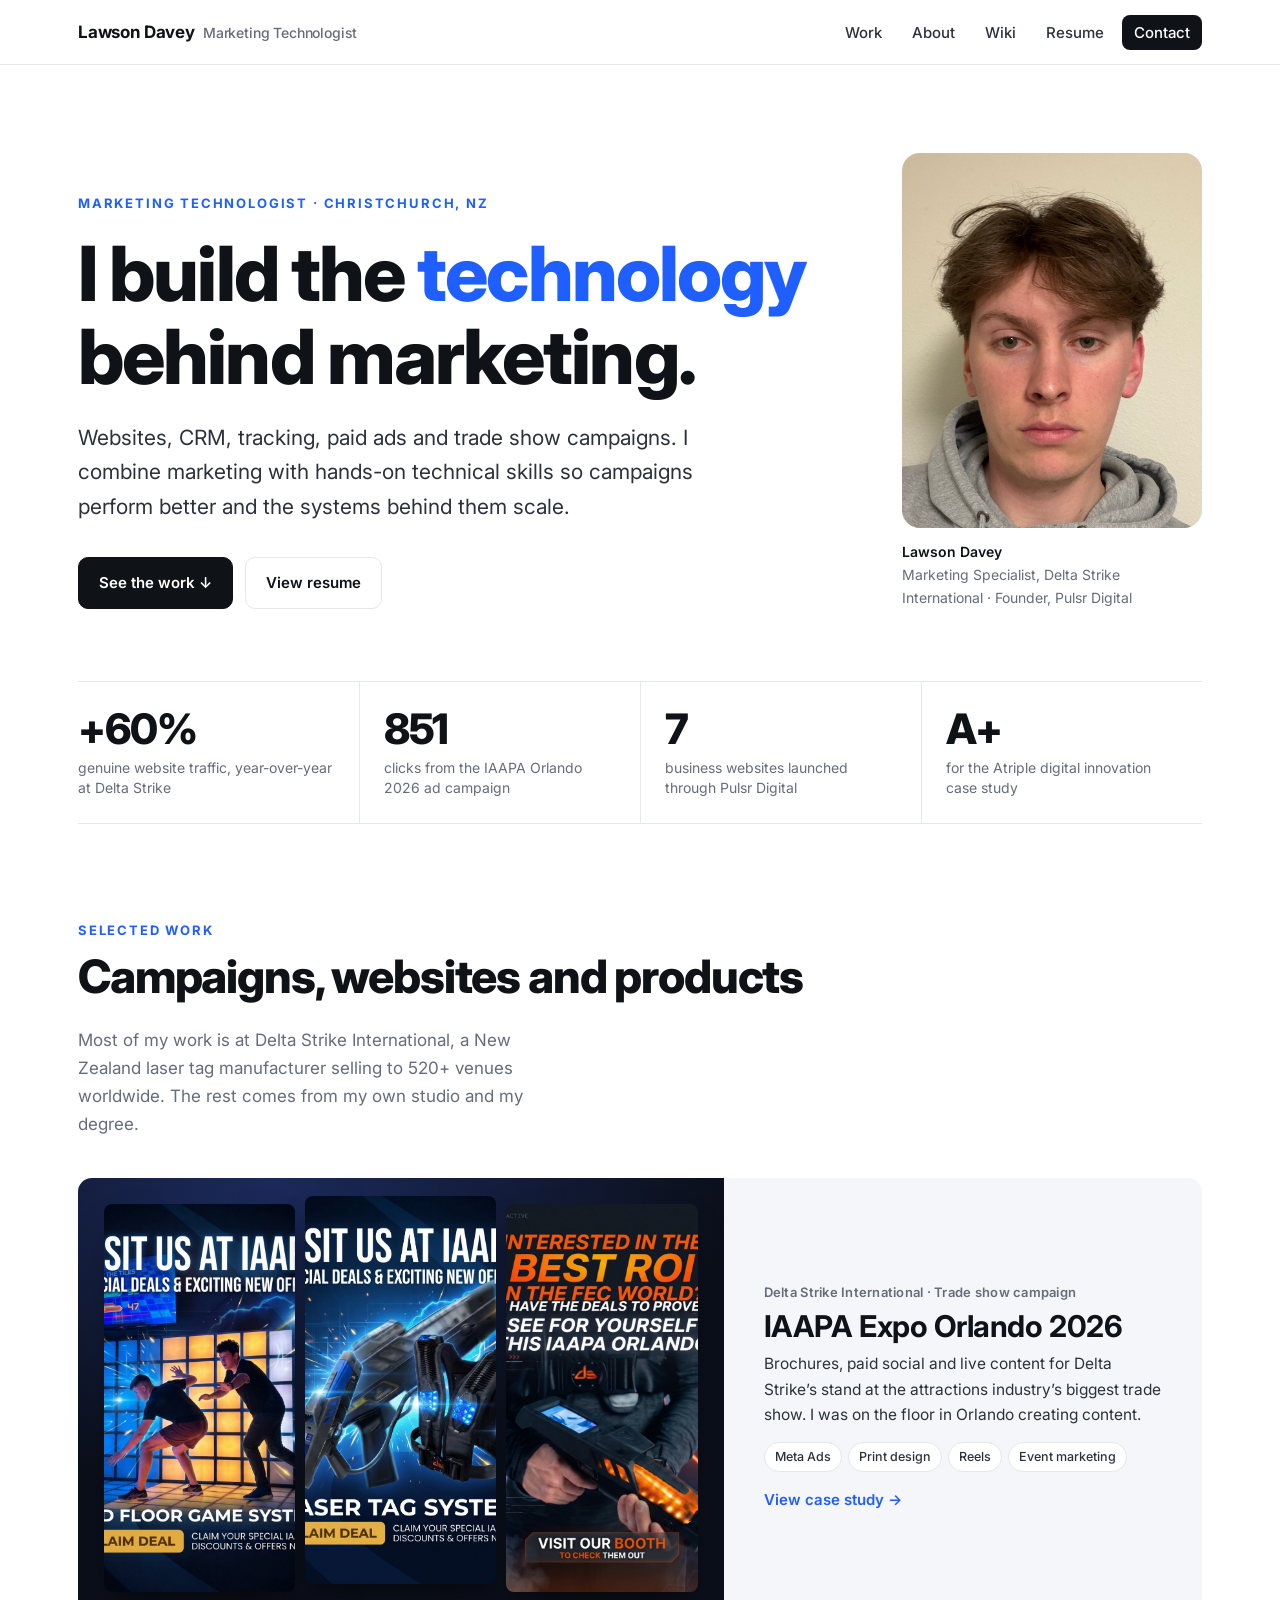
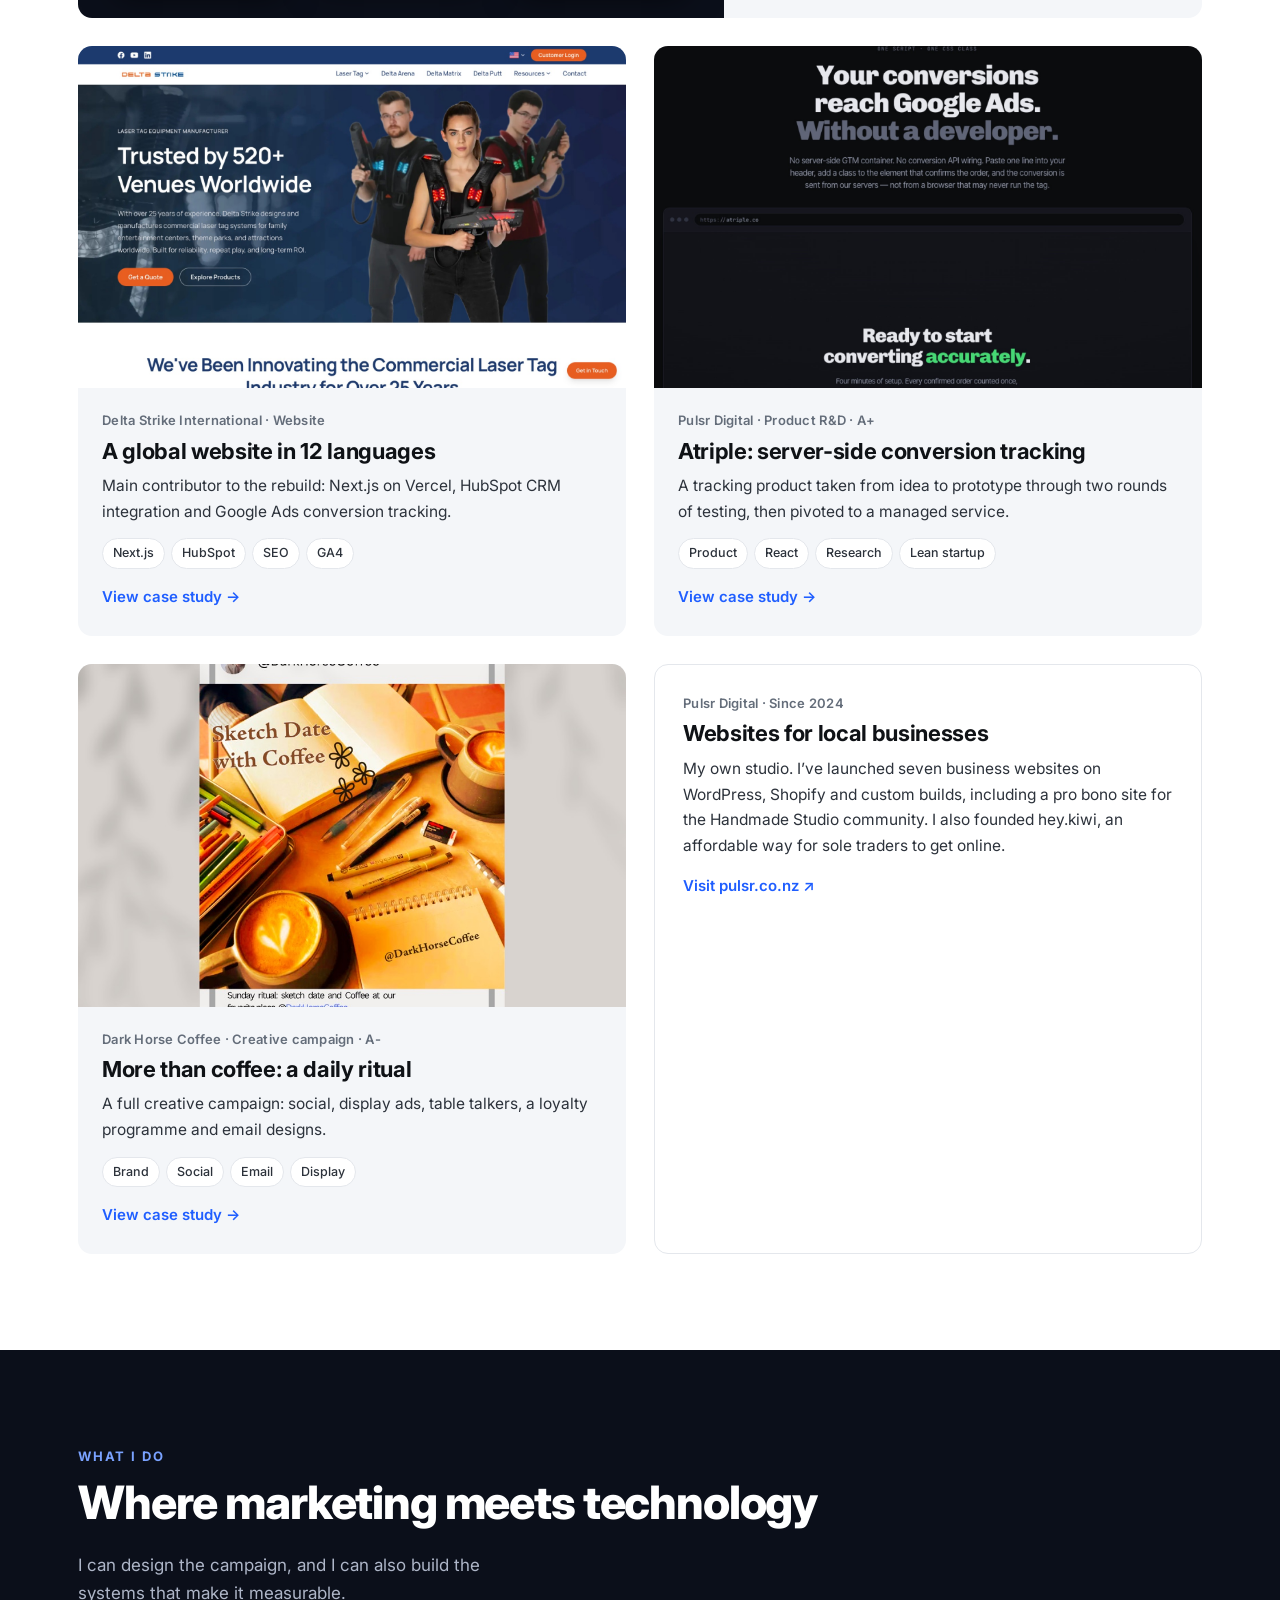
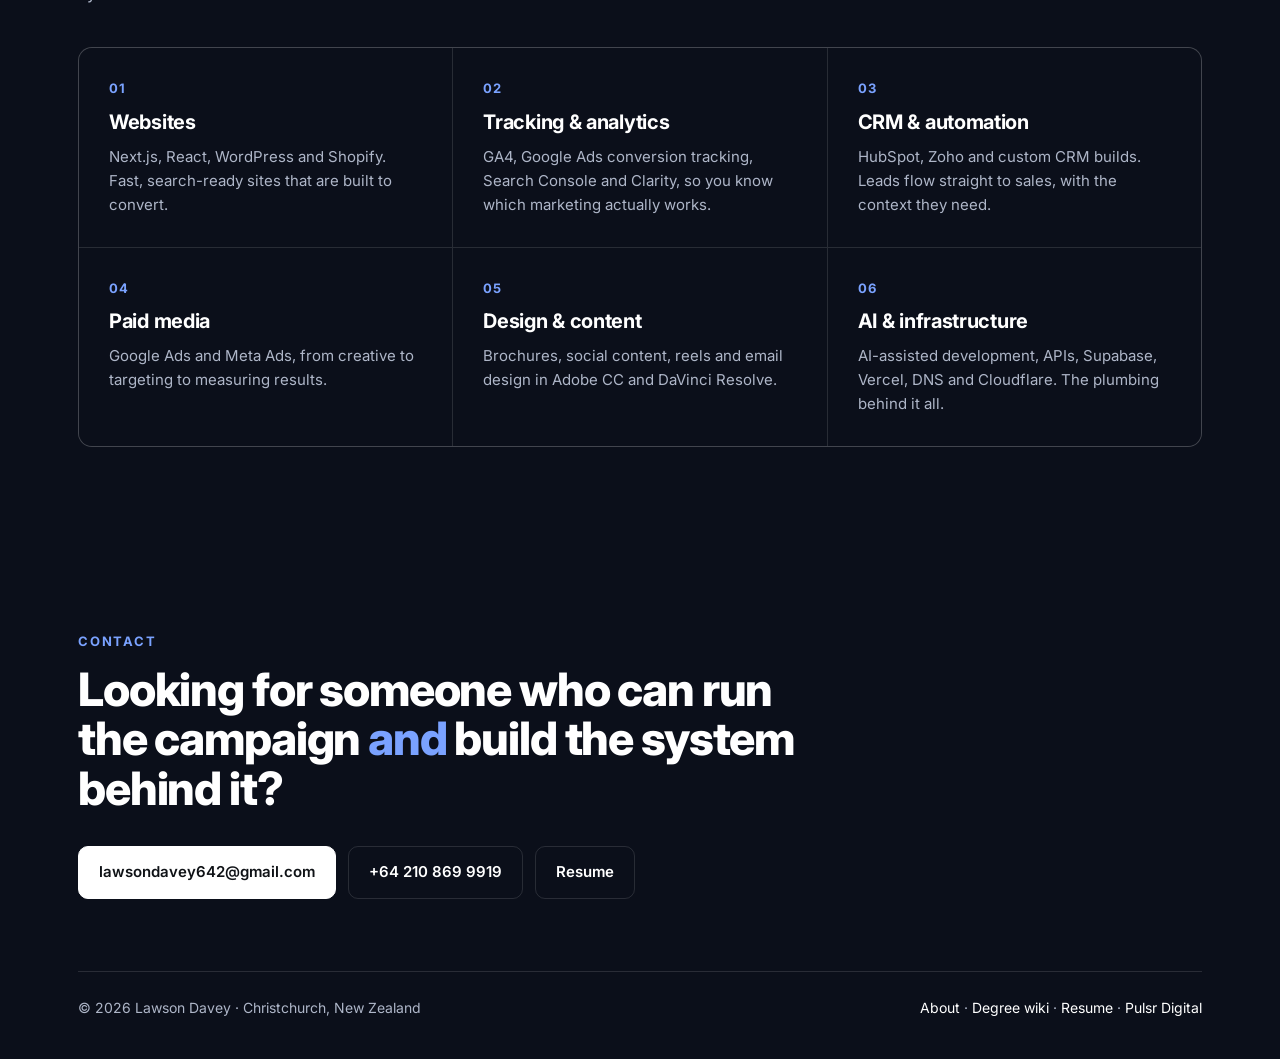
<file: index.html>
<!doctype html>
<html lang="en">
<head>
<meta charset="utf-8">
<meta name="viewport" content="width=device-width, initial-scale=1">
<title>Lawson Davey — Marketing Technologist</title>
<meta name="description" content="Portfolio of Lawson Davey, a Christchurch-based Marketing Technologist who builds the technology behind marketing.">
<link rel="preconnect" href="https://fonts.googleapis.com">
<link href="https://fonts.googleapis.com/css2?family=Inter:wght@400;500;600;700;800&display=swap" rel="stylesheet">
<link rel="stylesheet" href="assets/style.css">
<noscript><style>.reveal{opacity:1;transform:none}</style></noscript>
</head>
<body>

<nav class="nav">
  <div class="wrap">
    <a class="brand" href="index.html">Lawson Davey<span>Marketing Technologist</span></a>
    <ul>
      <li><a href="#work">Work</a></li>
      <li><a href="about.html">About</a></li><li class="hide-sm"><a href="wiki/index.html">Wiki</a></li>
      <li class="hide-sm"><a href="resume.html">Resume</a></li>
      <li><a class="cta" href="#contact">Contact</a></li>
    </ul>
  </div>
</nav>

<header class="hero">
  <div class="wrap">
    <div class="hero-grid">
      <div>
        <div class="eyebrow">Marketing Technologist · Christchurch, NZ</div>
        <h1 style="margin-top:18px">I build the <em>technology</em> behind marketing.</h1>
        <p class="lede">Websites, CRM, tracking, paid ads and trade show campaigns. I combine marketing with hands-on technical skills so campaigns perform better and the systems behind them scale.</p>
        <div class="btns">
          <a class="btn" href="#work">See the work ↓</a>
          <a class="btn ghost" href="resume.html">View resume</a>
        </div>
      </div>
      <div class="portrait-wrap">
        <div class="portrait"><img src="assets/img/headshot.jpg" alt="Lawson Davey"></div>
        <p class="portrait-cap"><b>Lawson Davey</b>Marketing Specialist, Delta Strike International · Founder, Pulsr Digital</p>
      </div>
    </div>

    <div class="stats">
      <div class="stat"><b>+60%</b><span>genuine website traffic, year-over-year at Delta Strike</span></div>
      <div class="stat"><b>851</b><span>clicks from the IAAPA Orlando 2026 ad campaign</span></div>
      <div class="stat"><b>7</b><span>business websites launched through Pulsr Digital</span></div>
      <div class="stat"><b>A+</b><span>for the Atriple digital innovation case study</span></div>
    </div>
  </div>
</header>

<section id="work" style="padding-top:24px">
  <div class="wrap">
    <div class="section-head">
      <div>
        <div class="eyebrow">Selected work</div>
        <h2 style="margin-top:10px">Campaigns, websites and products</h2>
      </div>
      <p>Most of my work is at Delta Strike International, a New Zealand laser tag manufacturer selling to 520+ venues worldwide. The rest comes from my own studio and my degree.</p>
    </div>

    <div class="work">
      <a class="card wide reveal" href="work/iaapa-orlando.html">
        <div class="thumb trio">
          <img src="assets/iaapa/01-visit-us-at-iaapa-led-floor.jpg" alt="Visit us at IAAPA LED floor ad">
          <img src="assets/iaapa/02-visit-us-at-iaapa-laser-tag.jpg" alt="Visit us at IAAPA laser tag ad">
          <img src="assets/iaapa/05-best-roi-in-the-fec-world-portrait.jpg" alt="Best ROI in the FEC world ad">
        </div>
        <div class="meta">
          <div class="client">Delta Strike International · Trade show campaign</div>
          <h3>IAAPA Expo Orlando 2026</h3>
          <p>Brochures, paid social and live content for Delta Strike’s stand at the attractions industry’s biggest trade show. I was on the floor in Orlando creating content.</p>
          <div class="tags"><span>Meta Ads</span><span>Print design</span><span>Reels</span><span>Event marketing</span></div>
          <span class="go">View case study →</span>
        </div>
      </a>

      <a class="card reveal" href="work/delta-strike-website.html">
        <div class="thumb"><img src="assets/web/desktop-home.jpg" alt="Delta Strike website home page"></div>
        <div class="meta">
          <div class="client">Delta Strike International · Website</div>
          <h3>A global website in 12 languages</h3>
          <p>Main contributor to the rebuild: Next.js on Vercel, HubSpot CRM integration and Google Ads conversion tracking.</p>
          <div class="tags"><span>Next.js</span><span>HubSpot</span><span>SEO</span><span>GA4</span></div>
          <span class="go">View case study →</span>
        </div>
      </a>

      <a class="card reveal" href="work/atriple.html">
        <div class="thumb"><img src="assets/atriple/landing-page.jpg" alt="Atriple landing page"></div>
        <div class="meta">
          <div class="client">Pulsr Digital · Product R&amp;D · A+</div>
          <h3>Atriple: server-side conversion tracking</h3>
          <p>A tracking product taken from idea to prototype through two rounds of testing, then pivoted to a managed service.</p>
          <div class="tags"><span>Product</span><span>React</span><span>Research</span><span>Lean startup</span></div>
          <span class="go">View case study →</span>
        </div>
      </a>

      <a class="card reveal" href="work/dark-horse.html">
        <div class="thumb"><img src="assets/darkhorse/ig-mockup-3.jpg" alt="Dark Horse Coffee Instagram mockup"></div>
        <div class="meta">
          <div class="client">Dark Horse Coffee · Creative campaign · A-</div>
          <h3>More than coffee: a daily ritual</h3>
          <p>A full creative campaign: social, display ads, table talkers, a loyalty programme and email designs.</p>
          <div class="tags"><span>Brand</span><span>Social</span><span>Email</span><span>Display</span></div>
          <span class="go">View case study →</span>
        </div>
      </a>

      <a class="card small reveal" href="https://pulsr.co.nz" target="_blank" rel="noopener">
        <div class="meta">
          <div class="client">Pulsr Digital · Since 2024</div>
          <h3>Websites for local businesses</h3>
          <p>My own studio. I’ve launched seven business websites on WordPress, Shopify and custom builds, including a pro bono site for the Handmade Studio community. I also founded hey.kiwi, an affordable way for sole traders to get online.</p>
          <span class="go">Visit pulsr.co.nz ↗</span>
        </div>
      </a>
    </div>
  </div>
</section>

<section class="dark">
  <div class="wrap">
    <div class="section-head">
      <div>
        <div class="eyebrow">What I do</div>
        <h2 style="margin-top:10px">Where marketing meets technology</h2>
      </div>
      <p style="color:#aeb6c8">I can design the campaign, and I can also build the systems that make it measurable.</p>
    </div>
    <div class="caps">
      <div class="cap reveal"><div class="n">01</div><h3>Websites</h3><p>Next.js, React, WordPress and Shopify. Fast, search-ready sites that are built to convert.</p></div>
      <div class="cap reveal"><div class="n">02</div><h3>Tracking &amp; analytics</h3><p>GA4, Google Ads conversion tracking, Search Console and Clarity, so you know which marketing actually works.</p></div>
      <div class="cap reveal"><div class="n">03</div><h3>CRM &amp; automation</h3><p>HubSpot, Zoho and custom CRM builds. Leads flow straight to sales, with the context they need.</p></div>
      <div class="cap reveal"><div class="n">04</div><h3>Paid media</h3><p>Google Ads and Meta Ads, from creative to targeting to measuring results.</p></div>
      <div class="cap reveal"><div class="n">05</div><h3>Design &amp; content</h3><p>Brochures, social content, reels and email design in Adobe CC and DaVinci Resolve.</p></div>
      <div class="cap reveal"><div class="n">06</div><h3>AI &amp; infrastructure</h3><p>AI-assisted development, APIs, Supabase, Vercel, DNS and Cloudflare. The plumbing behind it all.</p></div>
    </div>
  </div>
</section>

<footer class="site" id="contact">
  <div class="wrap">
    <div class="eyebrow" style="color:#7aa2ff">Contact</div>
    <h2 style="margin-top:12px">Looking for someone who can run the campaign <em style="font-style:normal;color:#7aa2ff">and</em> build the system behind it?</h2>
    <div class="btns">
      <a class="btn" href="mailto:lawsondavey642@gmail.com">lawsondavey642@gmail.com</a>
      <a class="btn ghost" href="tel:+642108699919">+64 210 869 9919</a>
      <a class="btn ghost" href="resume.html">Resume</a>
    </div>
    <div class="base">
      <span>© 2026 Lawson Davey · Christchurch, New Zealand</span>
      <span><a href="about.html">About</a> · <a href="wiki/index.html">Degree wiki</a> · <a href="resume.html">Resume</a> · <a href="https://pulsr.co.nz" target="_blank" rel="noopener">Pulsr Digital</a></span>
    </div>
  </div>
</footer>

<script src="assets/site.js"></script>
</body>
</html>
</file>
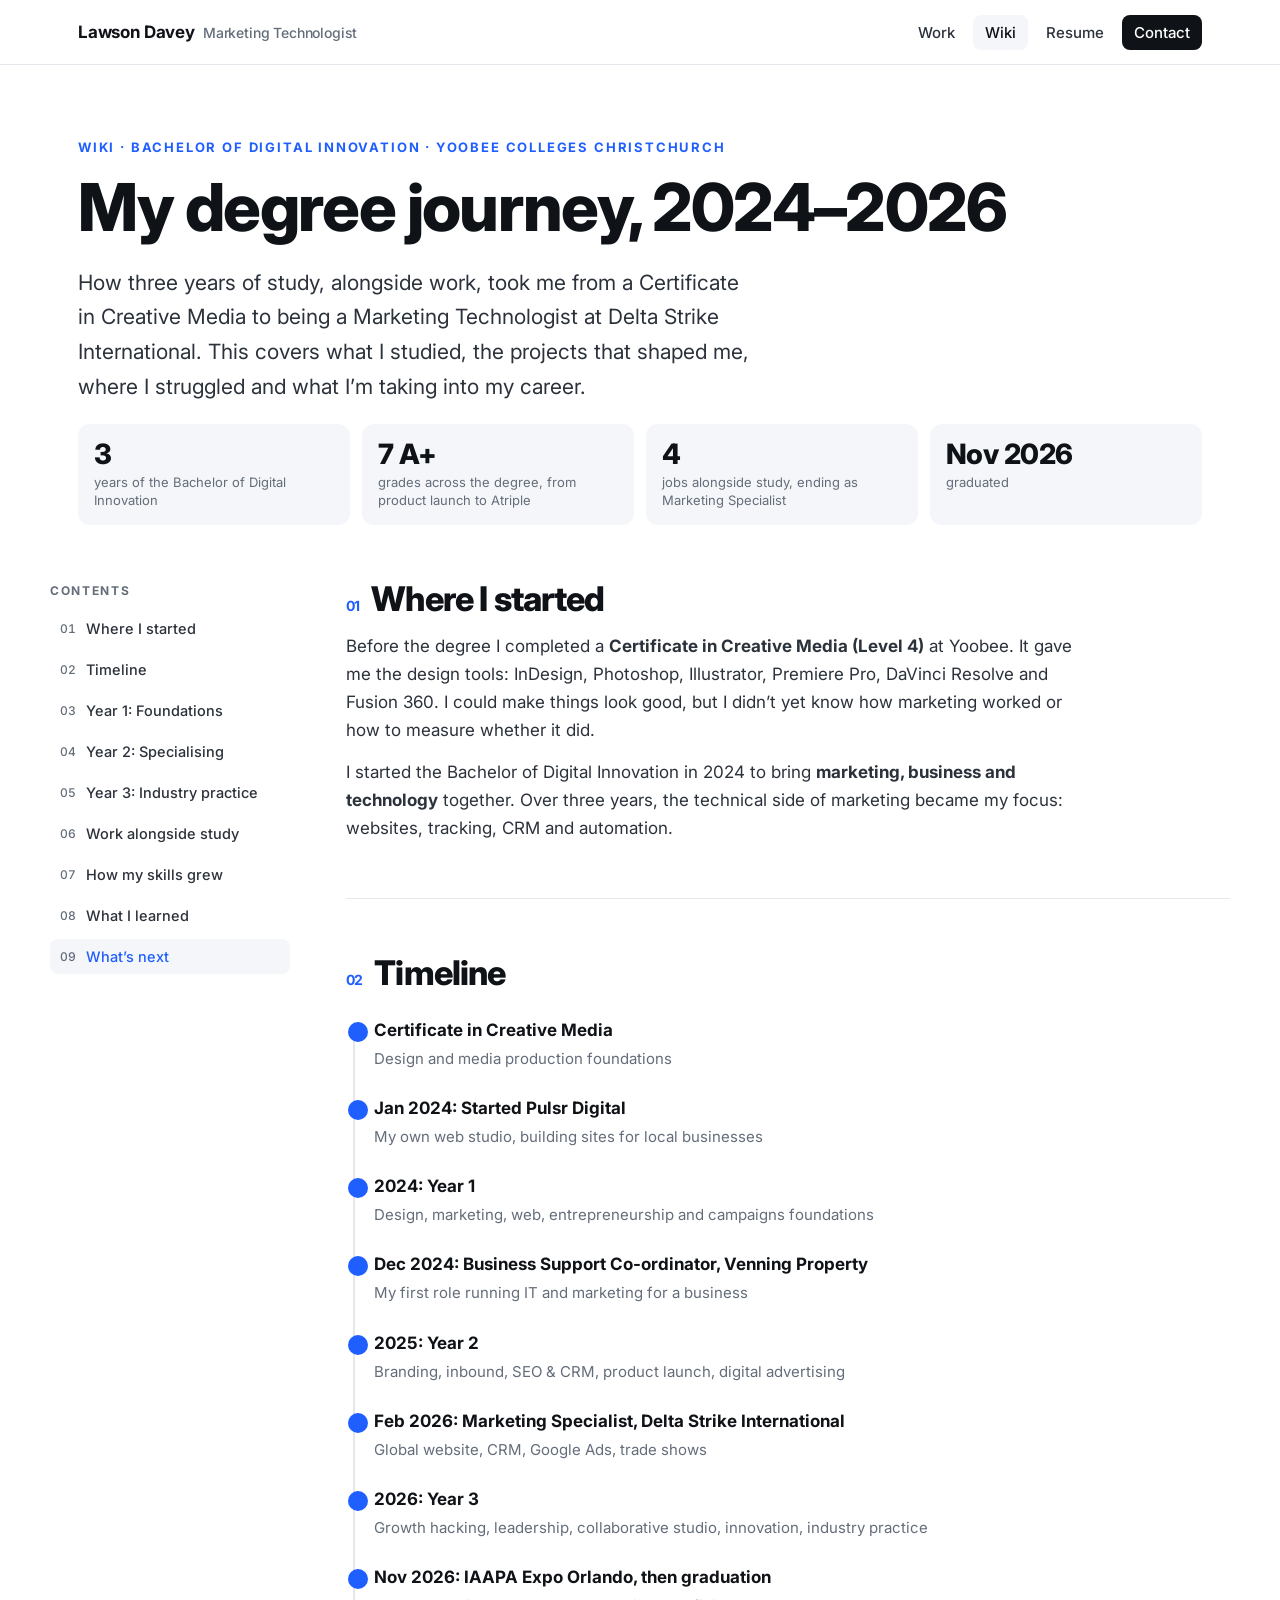
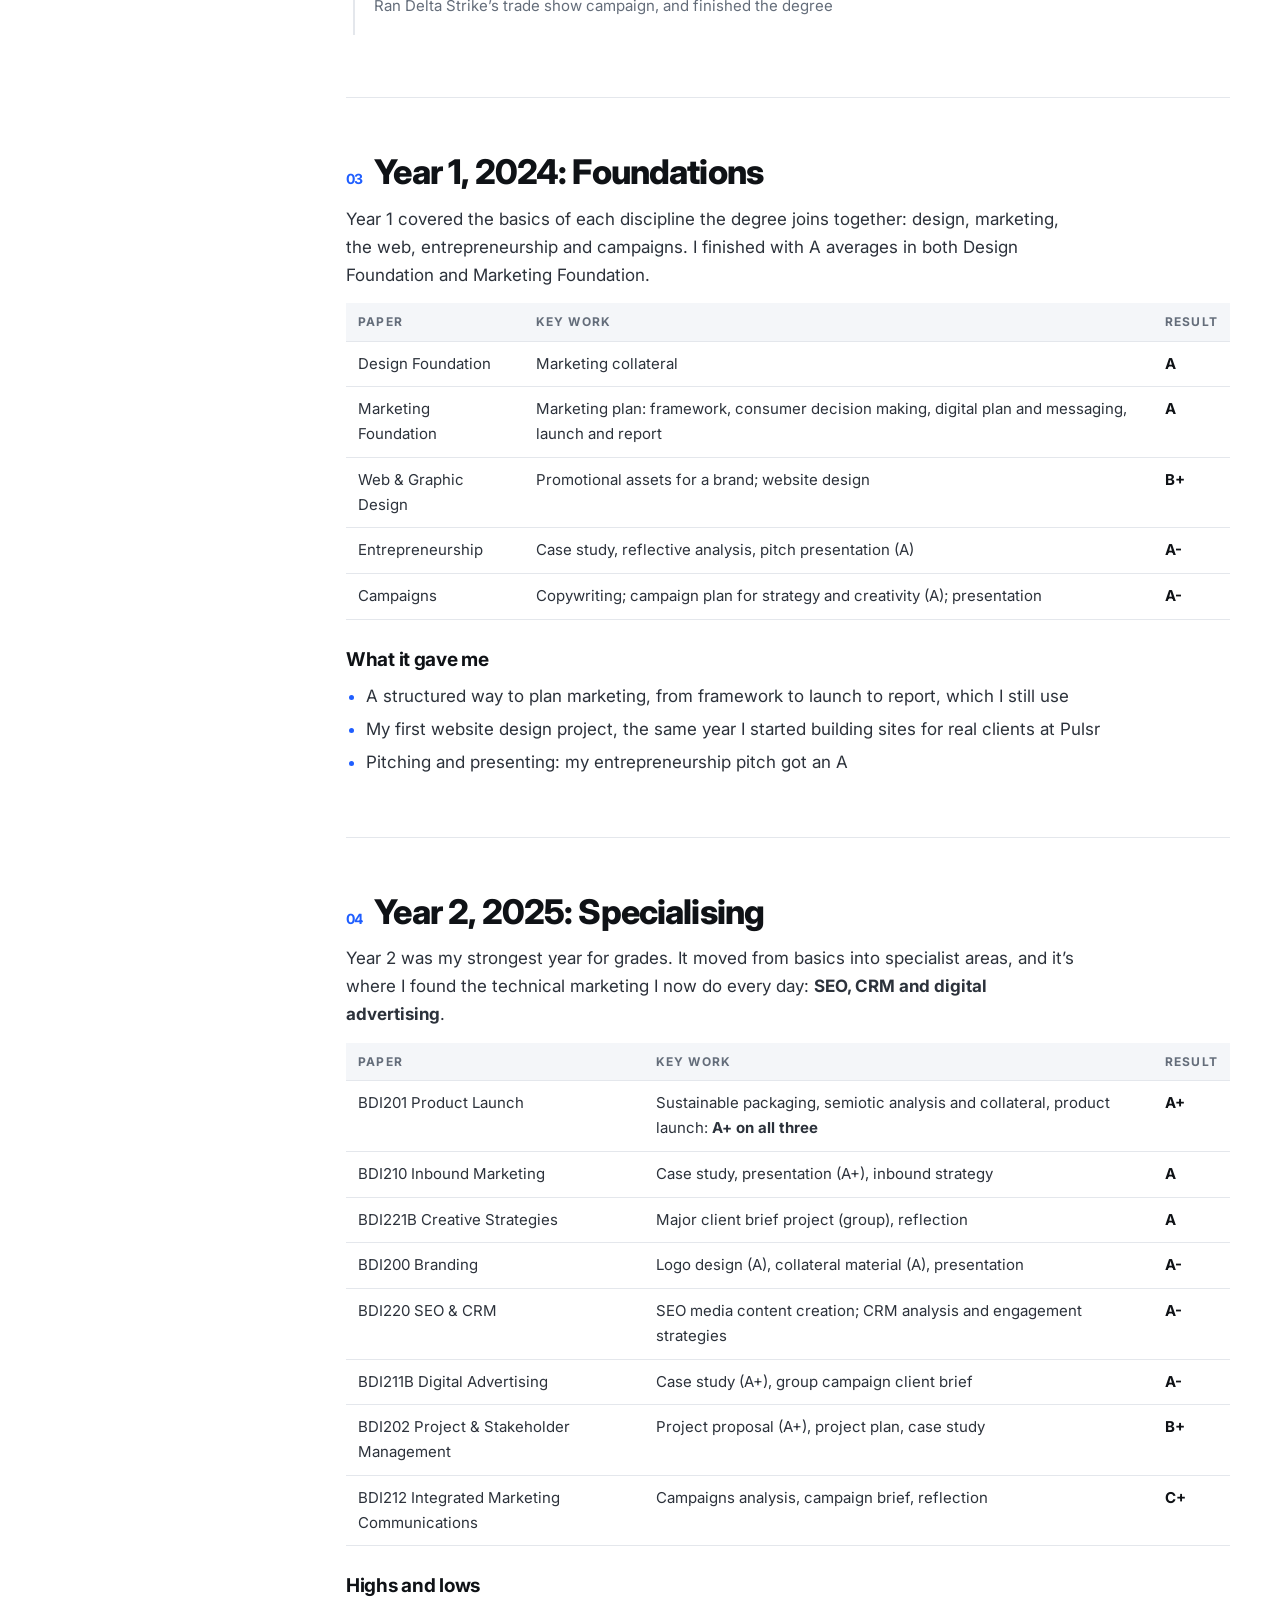
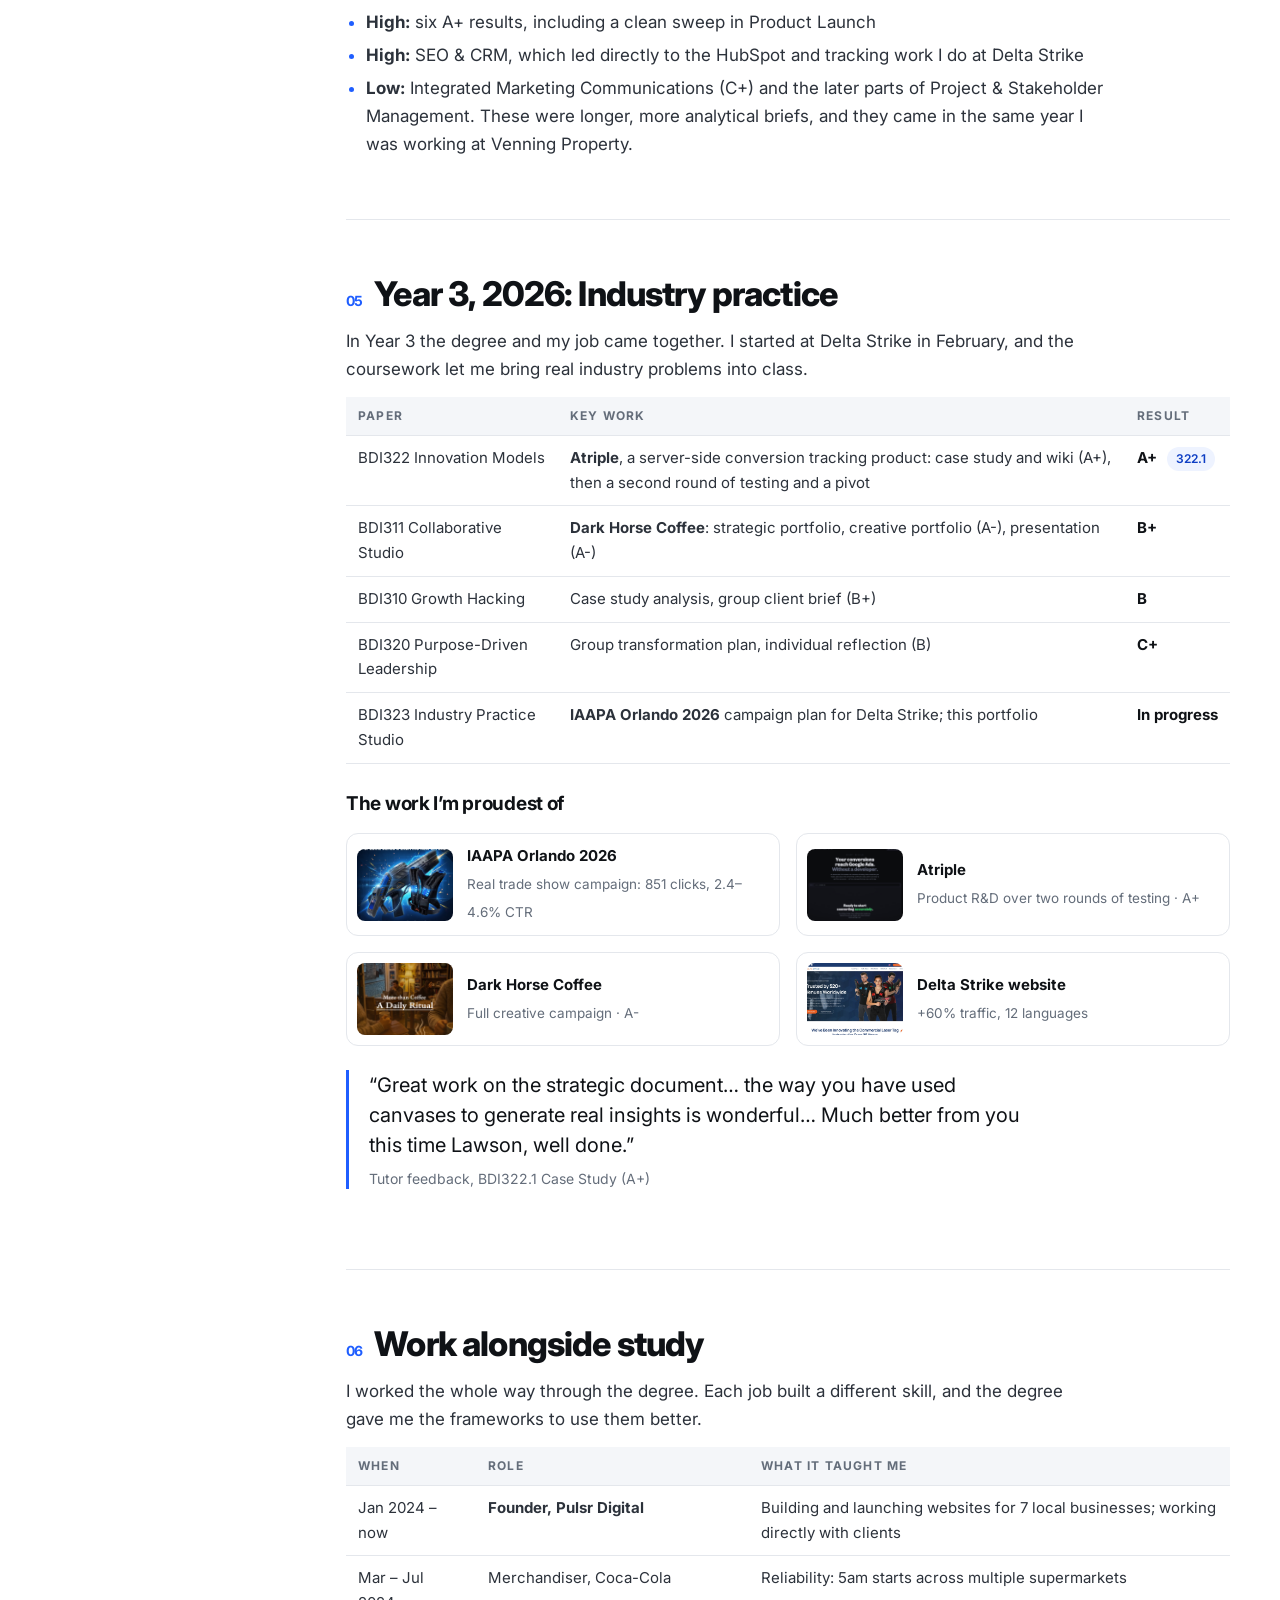
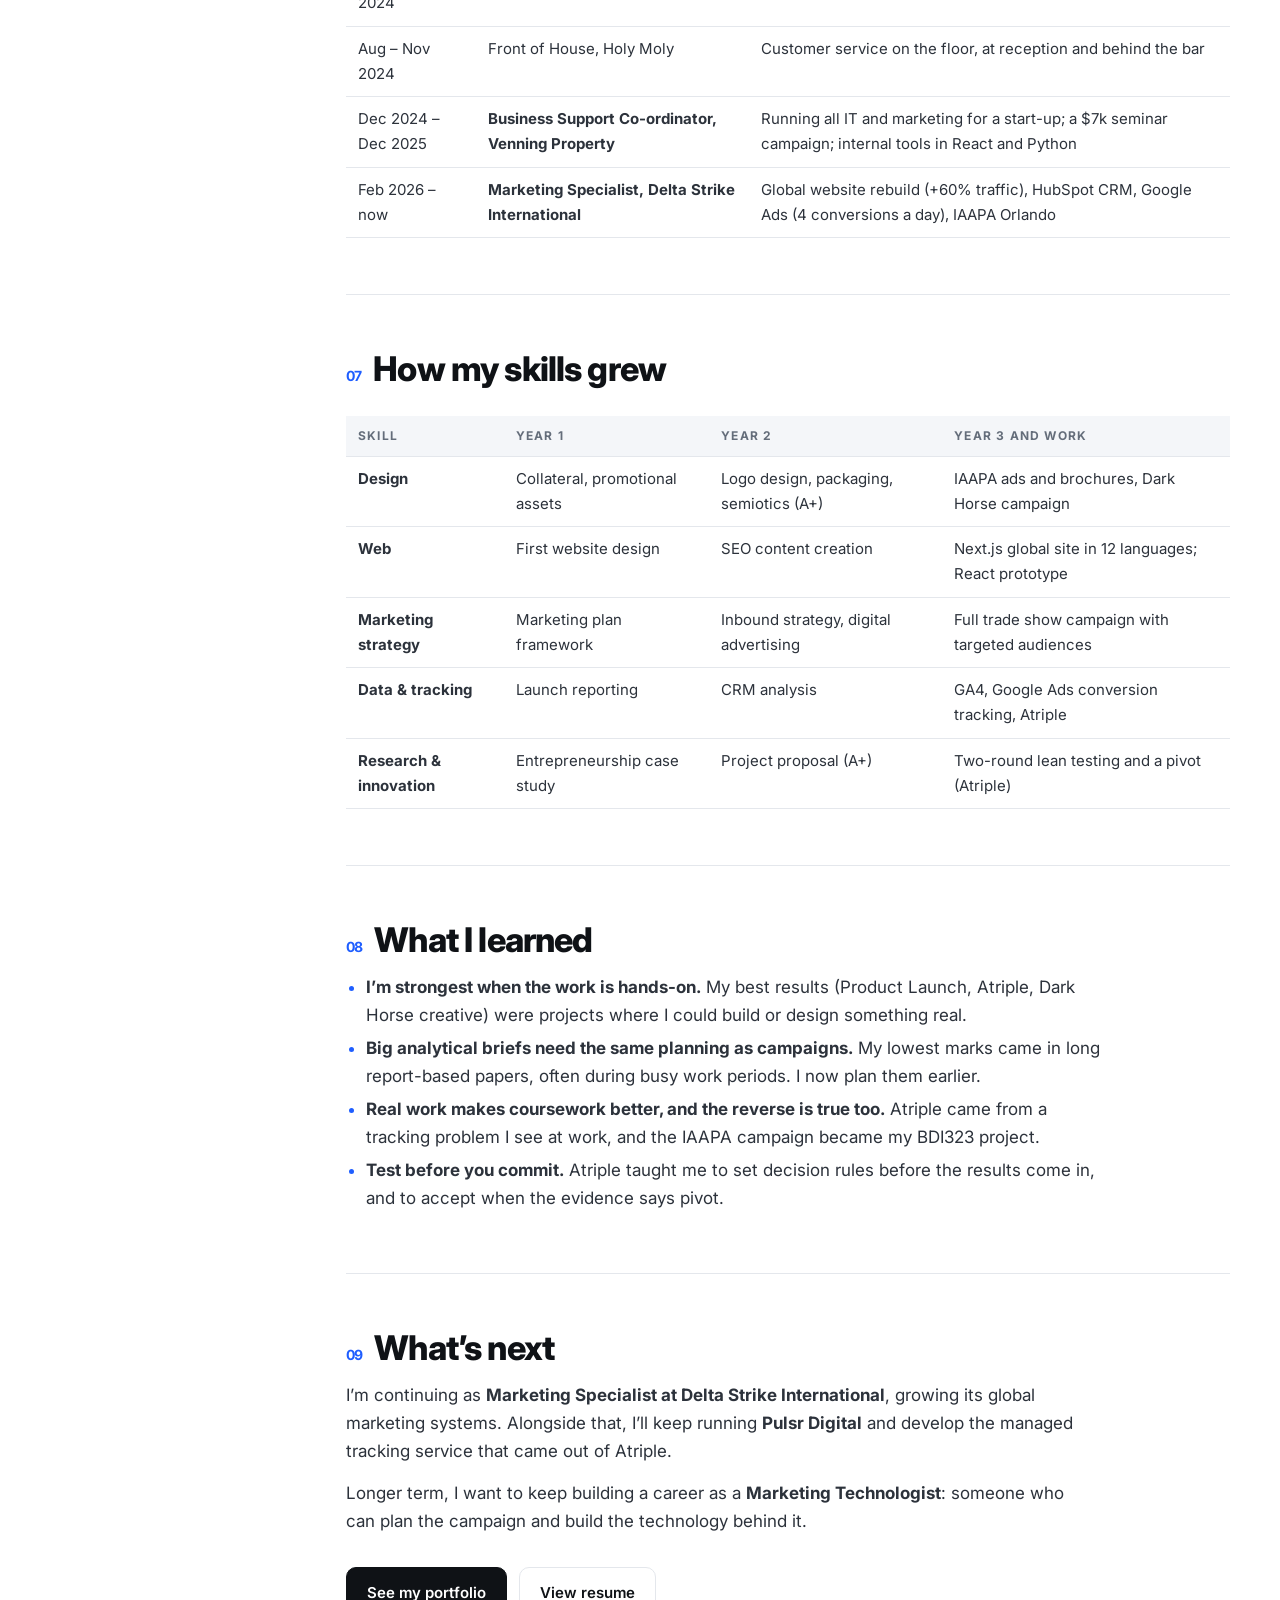
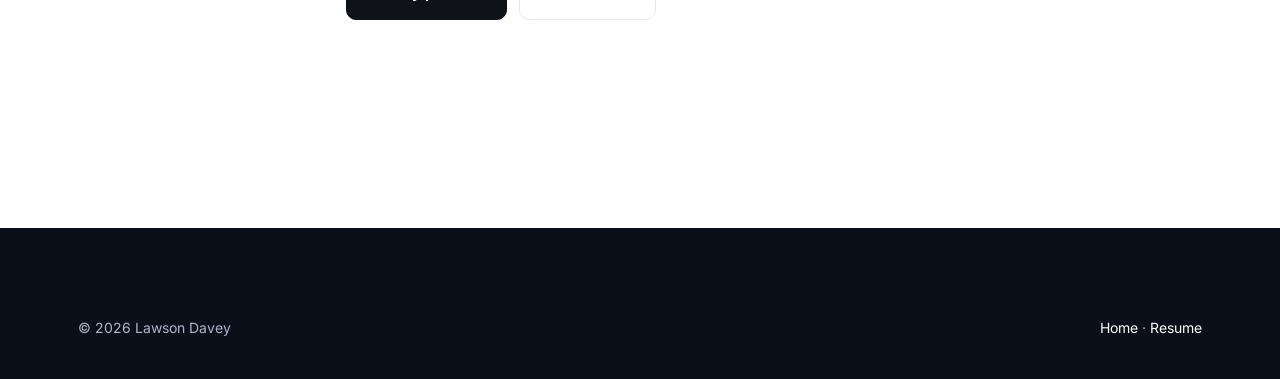
<file: wiki/index.html>
<!doctype html>
<html lang="en">
<head>
<meta charset="utf-8">
<meta name="viewport" content="width=device-width, initial-scale=1">
<title>My Degree Journey — Lawson Davey</title>
<meta name="description" content="Lawson Davey's journey through the Bachelor of Digital Innovation at Yoobee Colleges, 2024–2026.">
<link rel="preconnect" href="https://fonts.googleapis.com">
<link href="https://fonts.googleapis.com/css2?family=Inter:wght@400;500;600;700;800&display=swap" rel="stylesheet">
<link rel="stylesheet" href="../assets/style.css">
<style>
  .wiki { display: grid; grid-template-columns: 240px minmax(0, 1fr); gap: 56px; padding: 56px 0 96px; }
  .wiki > * { min-width: 0; }
  .toc { position: sticky; top: 96px; align-self: start; }
  .toc h4 { font-size: 12px; letter-spacing: .14em; text-transform: uppercase; color: var(--muted); margin-bottom: 10px; }
  .toc ol { list-style: none; counter-reset: s; }
  .toc li { counter-increment: s; }
  .toc a { display: flex; gap: 10px; padding: 6px 10px; border-radius: 8px; text-decoration: none; font-size: 14.5px; font-weight: 500; color: var(--body); }
  .toc a::before { content: counter(s, decimal-leading-zero); color: var(--muted); font-size: 12px; padding-top: 2px; font-variant-numeric: tabular-nums; }
  .toc a:hover, .toc a.active { background: var(--soft); color: var(--accent); }
  .wiki article > section { padding: 0 0 56px; margin-bottom: 56px; border-bottom: 1px solid var(--line); }
  .wiki article > section:last-child { border-bottom: 0; }
  .wiki h2 { font-size: clamp(26px, 3vw, 34px); margin-bottom: 14px; display: flex; gap: 12px; align-items: baseline; }
  .wiki h2 .n { font-size: 14px; color: var(--accent); font-weight: 700; }
  .wiki h3 { font-size: 19px; margin: 28px 0 8px; }
  .wiki p, .wiki li { max-width: 740px; }
  .wiki ul { margin: 10px 0 0 20px; } .wiki li { margin: 5px 0; } .wiki li::marker { color: var(--accent); }
  .timeline { position: relative; margin-top: 24px; padding-left: 28px; }
  .timeline::before { content: ""; position: absolute; left: 7px; top: 6px; bottom: 6px; width: 2px; background: var(--line); }
  .tl { position: relative; padding-bottom: 22px; }
  .tl::before { content: ""; position: absolute; left: -26px; top: 6px; width: 14px; height: 14px; border-radius: 50%; background: #fff; border: 3px solid var(--accent); }
  .tl.done::before { background: var(--accent); }
  .tl b { color: var(--ink); display: block; }
  .tl span { color: var(--muted); font-size: 15px; }
  .grades { width: 100%; border-collapse: collapse; font-size: 15px; margin-top: 14px; }
  .grades th { text-align: left; font-size: 12px; letter-spacing: .1em; text-transform: uppercase; color: var(--muted); padding: 9px 12px; border-bottom: 1px solid var(--line); background: var(--soft); }
  .grades td { padding: 10px 12px; border-bottom: 1px solid var(--line); vertical-align: top; }
  .grades td.g { font-weight: 700; color: var(--ink); white-space: nowrap; width: 70px; }
  .pill { display: inline-block; font-size: 12px; font-weight: 600; padding: 2px 9px; border-radius: 99px; background: var(--accent-soft); color: var(--accent-ink); margin-left: 6px; }
  .year-head { display: flex; justify-content: space-between; gap: 16px; flex-wrap: wrap; align-items: baseline; }
  .year-head .avg { font-size: 14px; color: var(--muted); }
  .mini-stats { display: grid; grid-template-columns: repeat(4, minmax(0, 1fr)); gap: 12px; margin-top: 20px; }
  .mini-stats div { background: var(--soft); border-radius: 12px; padding: 16px; }
  .mini-stats b { display: block; font-size: 28px; font-weight: 800; color: var(--ink); letter-spacing: -0.02em; line-height: 1; }
  .mini-stats span { font-size: 13px; color: var(--muted); display: block; margin-top: 6px; line-height: 1.35; }
  .worklinks { display: grid; grid-template-columns: repeat(2, minmax(0, 1fr)); gap: 16px; margin-top: 18px; }
  .worklinks a { display: grid; grid-template-columns: 96px 1fr; gap: 14px; align-items: center; text-decoration: none; border: 1px solid var(--line); border-radius: 12px; padding: 10px; transition: border-color .15s; }
  .worklinks a:hover { border-color: var(--accent); }
  .worklinks img { width: 96px; height: 72px; object-fit: cover; border-radius: 8px; }
  .worklinks b { color: var(--ink); display: block; font-size: 15px; }
  .worklinks span { color: var(--muted); font-size: 13.5px; }
  .skills { width: 100%; border-collapse: collapse; font-size: 15px; margin-top: 14px; }
  .skills th, .skills td { text-align: left; padding: 10px 12px; border-bottom: 1px solid var(--line); vertical-align: top; }
  .skills th { font-size: 12px; letter-spacing: .1em; text-transform: uppercase; color: var(--muted); background: var(--soft); }
  .table-wrap { overflow-x: auto; }
  @media (max-width: 980px) { .wiki { grid-template-columns: minmax(0, 1fr); gap: 24px; padding-top: 32px; } .toc { position: static; } .toc ol { display: flex; flex-wrap: wrap; gap: 4px; } }
  @media (max-width: 680px) { .mini-stats, .worklinks { grid-template-columns: 1fr 1fr; } .worklinks a { grid-template-columns: 1fr; } .worklinks img { width: 100%; height: 110px; } }
</style>
</head>
<body>
<nav class="nav"><div class="wrap">
  <a class="brand" href="../index.html">Lawson Davey<span>Marketing Technologist</span></a>
  <ul><li><a href="../index.html#work">Work</a></li><li><a href="index.html" aria-current="page">Wiki</a></li><li class="hide-sm"><a href="../resume.html">Resume</a></li><li><a class="cta" href="../index.html#contact">Contact</a></li></ul>
</div></nav>

<header class="cs-hero" style="padding-bottom:0"><div class="wrap">
  <div class="eyebrow">Wiki · Bachelor of Digital Innovation · Yoobee Colleges Christchurch</div>
  <h1>My degree journey, 2024–2026</h1>
  <p class="lede">How three years of study, alongside work, took me from a Certificate in Creative Media to being a Marketing Technologist at Delta Strike International. This covers what I studied, the projects that shaped me, where I struggled and what I’m taking into my career.</p>
  <div class="mini-stats">
    <div><b>3</b><span>years of the Bachelor of Digital Innovation</span></div>
    <div><b>7 A+</b><span>grades across the degree, from product launch to Atriple</span></div>
    <div><b>4</b><span>jobs alongside study, ending as Marketing Specialist</span></div>
    <div><b>Nov 2026</b><span>graduated</span></div>
  </div>
</div></header>

<div class="wrap wiki">
  <aside class="toc">
    <h4>Contents</h4>
    <ol>
      <li><a href="#start">Where I started</a></li>
      <li><a href="#timeline">Timeline</a></li>
      <li><a href="#year1">Year 1: Foundations</a></li>
      <li><a href="#year2">Year 2: Specialising</a></li>
      <li><a href="#year3">Year 3: Industry practice</a></li>
      <li><a href="#work">Work alongside study</a></li>
      <li><a href="#growth">How my skills grew</a></li>
      <li><a href="#lessons">What I learned</a></li>
      <li><a href="#next">What’s next</a></li>
    </ol>
  </aside>

  <article>
    <section id="start">
      <h2><span class="n">01</span>Where I started</h2>
      <p>Before the degree I completed a <b>Certificate in Creative Media (Level 4)</b> at Yoobee. It gave me the design tools: InDesign, Photoshop, Illustrator, Premiere Pro, DaVinci Resolve and Fusion 360. I could make things look good, but I didn’t yet know how marketing worked or how to measure whether it did.</p>
      <p>I started the Bachelor of Digital Innovation in 2024 to bring <b>marketing, business and technology</b> together. Over three years, the technical side of marketing became my focus: websites, tracking, CRM and automation.</p>
    </section>

    <section id="timeline">
      <h2><span class="n">02</span>Timeline</h2>
      <div class="timeline">
        <div class="tl done"><b>Certificate in Creative Media</b><span>Design and media production foundations</span></div>
        <div class="tl done"><b>Jan 2024: Started Pulsr Digital</b><span>My own web studio, building sites for local businesses</span></div>
        <div class="tl done"><b>2024: Year 1</b><span>Design, marketing, web, entrepreneurship and campaigns foundations</span></div>
        <div class="tl done"><b>Dec 2024: Business Support Co-ordinator, Venning Property</b><span>My first role running IT and marketing for a business</span></div>
        <div class="tl done"><b>2025: Year 2</b><span>Branding, inbound, SEO &amp; CRM, product launch, digital advertising</span></div>
        <div class="tl done"><b>Feb 2026: Marketing Specialist, Delta Strike International</b><span>Global website, CRM, Google Ads, trade shows</span></div>
        <div class="tl done"><b>2026: Year 3</b><span>Growth hacking, leadership, collaborative studio, innovation, industry practice</span></div>
        <div class="tl done"><b>Nov 2026: IAAPA Expo Orlando, then graduation</b><span>Ran Delta Strike’s trade show campaign, and finished the degree</span></div>
      </div>
    </section>

    <section id="year1">
      <h2><span class="n">03</span>Year 1, 2024: Foundations</h2>
      <p>Year 1 covered the basics of each discipline the degree joins together: design, marketing, the web, entrepreneurship and campaigns. I finished with A averages in both Design Foundation and Marketing Foundation.</p>
      <div class="table-wrap"><table class="grades">
        <tr><th>Paper</th><th>Key work</th><th>Result</th></tr>
        <tr><td>Design Foundation</td><td>Marketing collateral</td><td class="g">A</td></tr>
        <tr><td>Marketing Foundation</td><td>Marketing plan: framework, consumer decision making, digital plan and messaging, launch and report</td><td class="g">A</td></tr>
        <tr><td>Web &amp; Graphic Design</td><td>Promotional assets for a brand; website design</td><td class="g">B+</td></tr>
        <tr><td>Entrepreneurship</td><td>Case study, reflective analysis, pitch presentation (A)</td><td class="g">A-</td></tr>
        <tr><td>Campaigns</td><td>Copywriting; campaign plan for strategy and creativity (A); presentation</td><td class="g">A-</td></tr>
      </table></div>
      <h3>What it gave me</h3>
      <ul>
        <li>A structured way to plan marketing, from framework to launch to report, which I still use</li>
        <li>My first website design project, the same year I started building sites for real clients at Pulsr</li>
        <li>Pitching and presenting: my entrepreneurship pitch got an A</li>
      </ul>
    </section>

    <section id="year2">
      <h2><span class="n">04</span>Year 2, 2025: Specialising</h2>
      <p>Year 2 was my strongest year for grades. It moved from basics into specialist areas, and it’s where I found the technical marketing I now do every day: <b>SEO, CRM and digital advertising</b>.</p>
      <div class="table-wrap"><table class="grades">
        <tr><th>Paper</th><th>Key work</th><th>Result</th></tr>
        <tr><td>BDI201 Product Launch</td><td>Sustainable packaging, semiotic analysis and collateral, product launch: <b>A+ on all three</b></td><td class="g">A+</td></tr>
        <tr><td>BDI210 Inbound Marketing</td><td>Case study, presentation (A+), inbound strategy</td><td class="g">A</td></tr>
        <tr><td>BDI221B Creative Strategies</td><td>Major client brief project (group), reflection</td><td class="g">A</td></tr>
        <tr><td>BDI200 Branding</td><td>Logo design (A), collateral material (A), presentation</td><td class="g">A-</td></tr>
        <tr><td>BDI220 SEO &amp; CRM</td><td>SEO media content creation; CRM analysis and engagement strategies</td><td class="g">A-</td></tr>
        <tr><td>BDI211B Digital Advertising</td><td>Case study (A+), group campaign client brief</td><td class="g">A-</td></tr>
        <tr><td>BDI202 Project &amp; Stakeholder Management</td><td>Project proposal (A+), project plan, case study</td><td class="g">B+</td></tr>
        <tr><td>BDI212 Integrated Marketing Communications</td><td>Campaigns analysis, campaign brief, reflection</td><td class="g">C+</td></tr>
      </table></div>
      <h3>Highs and lows</h3>
      <ul>
        <li><b>High:</b> six A+ results, including a clean sweep in Product Launch</li>
        <li><b>High:</b> SEO &amp; CRM, which led directly to the HubSpot and tracking work I do at Delta Strike</li>
        <li><b>Low:</b> Integrated Marketing Communications (C+) and the later parts of Project &amp; Stakeholder Management. These were longer, more analytical briefs, and they came in the same year I was working at Venning Property.</li>
      </ul>
    </section>

    <section id="year3">
      <h2><span class="n">05</span>Year 3, 2026: Industry practice</h2>
      <p>In Year 3 the degree and my job came together. I started at Delta Strike in February, and the coursework let me bring real industry problems into class.</p>
      <div class="table-wrap"><table class="grades">
        <tr><th>Paper</th><th>Key work</th><th>Result</th></tr>
        <tr><td>BDI322 Innovation Models</td><td><b>Atriple</b>, a server-side conversion tracking product: case study and wiki (A+), then a second round of testing and a pivot</td><td class="g">A+ <span class="pill">322.1</span></td></tr>
        <tr><td>BDI311 Collaborative Studio</td><td><b>Dark Horse Coffee</b>: strategic portfolio, creative portfolio (A-), presentation (A-)</td><td class="g">B+</td></tr>
        <tr><td>BDI310 Growth Hacking</td><td>Case study analysis, group client brief (B+)</td><td class="g">B</td></tr>
        <tr><td>BDI320 Purpose-Driven Leadership</td><td>Group transformation plan, individual reflection (B)</td><td class="g">C+</td></tr>
        <tr><td>BDI323 Industry Practice Studio</td><td><b>IAAPA Orlando 2026</b> campaign plan for Delta Strike; this portfolio</td><td class="g">In progress</td></tr>
      </table></div>
      <h3>The work I’m proudest of</h3>
      <div class="worklinks">
        <a href="../work/iaapa-orlando.html"><img src="../assets/iaapa/02-visit-us-at-iaapa-laser-tag.jpg" alt=""><div><b>IAAPA Orlando 2026</b><span>Real trade show campaign: 851 clicks, 2.4–4.6% CTR</span></div></a>
        <a href="../work/atriple.html"><img src="../assets/atriple/landing-page.jpg" alt=""><div><b>Atriple</b><span>Product R&amp;D over two rounds of testing · A+</span></div></a>
        <a href="../work/dark-horse.html"><img src="../assets/darkhorse/ig-3.jpg" alt=""><div><b>Dark Horse Coffee</b><span>Full creative campaign · A-</span></div></a>
        <a href="../work/delta-strike-website.html"><img src="../assets/web/desktop-home.jpg" alt=""><div><b>Delta Strike website</b><span>+60% traffic, 12 languages</span></div></a>
      </div>
      <blockquote class="quote">“Great work on the strategic document… the way you have used canvases to generate real insights is wonderful… Much better from you this time Lawson, well done.”<cite>Tutor feedback, BDI322.1 Case Study (A+)</cite></blockquote>
    </section>

    <section id="work">
      <h2><span class="n">06</span>Work alongside study</h2>
      <p>I worked the whole way through the degree. Each job built a different skill, and the degree gave me the frameworks to use them better.</p>
      <div class="table-wrap"><table class="grades">
        <tr><th>When</th><th>Role</th><th>What it taught me</th></tr>
        <tr><td>Jan 2024 – now</td><td><b>Founder, Pulsr Digital</b></td><td>Building and launching websites for 7 local businesses; working directly with clients</td></tr>
        <tr><td>Mar – Jul 2024</td><td>Merchandiser, Coca-Cola</td><td>Reliability: 5am starts across multiple supermarkets</td></tr>
        <tr><td>Aug – Nov 2024</td><td>Front of House, Holy Moly</td><td>Customer service on the floor, at reception and behind the bar</td></tr>
        <tr><td>Dec 2024 – Dec 2025</td><td><b>Business Support Co-ordinator, Venning Property</b></td><td>Running all IT and marketing for a start-up; a $7k seminar campaign; internal tools in React and Python</td></tr>
        <tr><td>Feb 2026 – now</td><td><b>Marketing Specialist, Delta Strike International</b></td><td>Global website rebuild (+60% traffic), HubSpot CRM, Google Ads (4 conversions a day), IAAPA Orlando</td></tr>
      </table></div>
    </section>

    <section id="growth">
      <h2><span class="n">07</span>How my skills grew</h2>
      <div class="table-wrap"><table class="skills">
        <tr><th>Skill</th><th>Year 1</th><th>Year 2</th><th>Year 3 and work</th></tr>
        <tr><td><b>Design</b></td><td>Collateral, promotional assets</td><td>Logo design, packaging, semiotics (A+)</td><td>IAAPA ads and brochures, Dark Horse campaign</td></tr>
        <tr><td><b>Web</b></td><td>First website design</td><td>SEO content creation</td><td>Next.js global site in 12 languages; React prototype</td></tr>
        <tr><td><b>Marketing strategy</b></td><td>Marketing plan framework</td><td>Inbound strategy, digital advertising</td><td>Full trade show campaign with targeted audiences</td></tr>
        <tr><td><b>Data &amp; tracking</b></td><td>Launch reporting</td><td>CRM analysis</td><td>GA4, Google Ads conversion tracking, Atriple</td></tr>
        <tr><td><b>Research &amp; innovation</b></td><td>Entrepreneurship case study</td><td>Project proposal (A+)</td><td>Two-round lean testing and a pivot (Atriple)</td></tr>
      </table></div>
    </section>

    <section id="lessons">
      <h2><span class="n">08</span>What I learned</h2>
      <ul>
        <li><b>I’m strongest when the work is hands-on.</b> My best results (Product Launch, Atriple, Dark Horse creative) were projects where I could build or design something real.</li>
        <li><b>Big analytical briefs need the same planning as campaigns.</b> My lowest marks came in long report-based papers, often during busy work periods. I now plan them earlier.</li>
        <li><b>Real work makes coursework better, and the reverse is true too.</b> Atriple came from a tracking problem I see at work, and the IAAPA campaign became my BDI323 project.</li>
        <li><b>Test before you commit.</b> Atriple taught me to set decision rules before the results come in, and to accept when the evidence says pivot.</li>
      </ul>
    </section>

    <section id="next">
      <h2><span class="n">09</span>What’s next</h2>
      <p>I’m continuing as <b>Marketing Specialist at Delta Strike International</b>, growing its global marketing systems. Alongside that, I’ll keep running <b>Pulsr Digital</b> and develop the managed tracking service that came out of Atriple.</p>
      <p>Longer term, I want to keep building a career as a <b>Marketing Technologist</b>: someone who can plan the campaign and build the technology behind it.</p>
      <div class="btns"><a class="btn" href="../index.html#work">See my portfolio</a><a class="btn ghost" href="../resume.html">View resume</a></div>
    </section>
  </article>
</div>

<footer class="site"><div class="wrap"><div class="base" style="margin-top:0;border-top:0;padding-top:0"><span>© 2026 Lawson Davey</span><span><a href="../index.html">Home</a> · <a href="../resume.html">Resume</a></span></div></div></footer>
<script>
  const links=[...document.querySelectorAll('.toc a')];
  const io=new IntersectionObserver(es=>es.forEach(e=>{ if(e.isIntersecting) links.forEach(a=>a.classList.toggle('active',a.getAttribute('href')==='#'+e.target.id)); }),{rootMargin:'-30% 0px -65% 0px'});
  document.querySelectorAll('article > section').forEach(s=>io.observe(s));
</script>
</body>
</html>
</file>
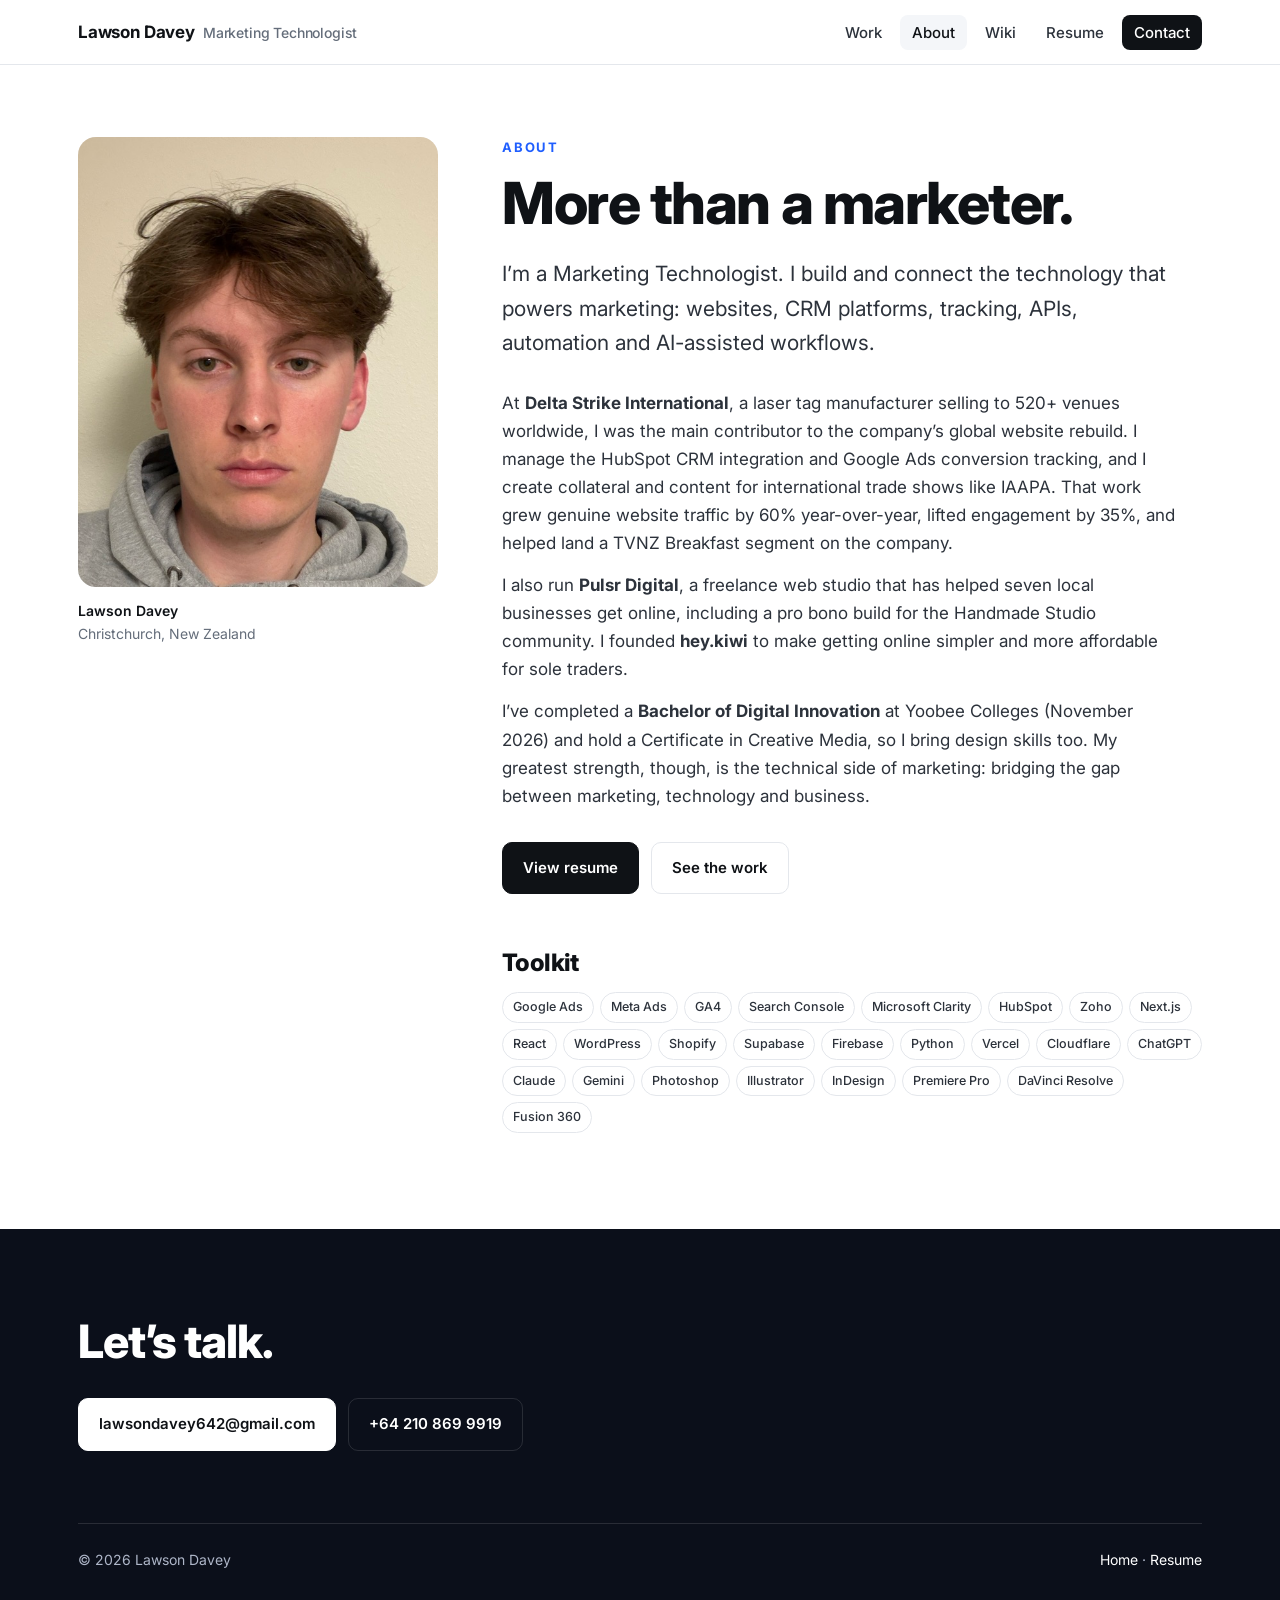
<file: about.html>
<!doctype html>
<html lang="en">
<head>
<meta charset="utf-8">
<meta name="viewport" content="width=device-width, initial-scale=1">
<title>About — Lawson Davey</title>
<meta name="description" content="About Lawson Davey, a Christchurch-based Marketing Technologist.">
<link rel="preconnect" href="https://fonts.googleapis.com">
<link href="https://fonts.googleapis.com/css2?family=Inter:wght@400;500;600;700;800&display=swap" rel="stylesheet">
<link rel="stylesheet" href="assets/style.css">
<noscript><style>.reveal{opacity:1;transform:none}</style></noscript>
</head>
<body>
<nav class="nav"><div class="wrap">
  <a class="brand" href="index.html">Lawson Davey<span>Marketing Technologist</span></a>
  <ul><li><a href="index.html#work">Work</a></li><li><a href="about.html" aria-current="page">About</a></li><li class="hide-sm"><a href="wiki/index.html">Wiki</a></li><li class="hide-sm"><a href="resume.html">Resume</a></li><li><a class="cta" href="index.html#contact">Contact</a></li></ul>
</div></nav>

<section style="padding-top:72px">
  <div class="wrap about-grid">
    <div>
      <div class="portrait"><img src="assets/img/headshot.jpg" alt="Lawson Davey"></div>
      <p class="portrait-cap"><b>Lawson Davey</b>Christchurch, New Zealand</p>
    </div>
    <div>
      <div class="eyebrow">About</div>
      <h1 style="font-size:clamp(36px,5vw,58px);margin-top:14px">More than a marketer.</h1>
      <p class="lede" style="margin-top:22px">I’m a Marketing Technologist. I build and connect the technology that powers marketing: websites, CRM platforms, tracking, APIs, automation and AI-assisted workflows.</p>
      <div style="margin-top:28px;max-width:680px">
        <p>At <b>Delta Strike International</b>, a laser tag manufacturer selling to 520+ venues worldwide, I was the main contributor to the company’s global website rebuild. I manage the HubSpot CRM integration and Google Ads conversion tracking, and I create collateral and content for international trade shows like IAAPA. That work grew genuine website traffic by 60% year-over-year, lifted engagement by 35%, and helped land a TVNZ Breakfast segment on the company.</p>
        <p>I also run <b>Pulsr Digital</b>, a freelance web studio that has helped seven local businesses get online, including a pro bono build for the Handmade Studio community. I founded <b>hey.kiwi</b> to make getting online simpler and more affordable for sole traders.</p>
        <p>I’ve completed a <b>Bachelor of Digital Innovation</b> at Yoobee Colleges (November 2026) and hold a Certificate in Creative Media, so I bring design skills too. My greatest strength, though, is the technical side of marketing: bridging the gap between marketing, technology and business.</p>
      </div>
      <div class="btns"><a class="btn" href="resume.html">View resume</a><a class="btn ghost" href="index.html#work">See the work</a></div>

      <h2 style="font-size:24px;margin:56px 0 16px">Toolkit</h2>
      <div class="tags" style="margin-top:0">
        <span>Google Ads</span><span>Meta Ads</span><span>GA4</span><span>Search Console</span><span>Microsoft Clarity</span><span>HubSpot</span><span>Zoho</span>
        <span>Next.js</span><span>React</span><span>WordPress</span><span>Shopify</span><span>Supabase</span><span>Firebase</span><span>Python</span><span>Vercel</span><span>Cloudflare</span>
        <span>ChatGPT</span><span>Claude</span><span>Gemini</span><span>Photoshop</span><span>Illustrator</span><span>InDesign</span><span>Premiere Pro</span><span>DaVinci Resolve</span><span>Fusion 360</span>
      </div>
    </div>
  </div>
</section>

<footer class="site" id="contact">
  <div class="wrap">
    <h2>Let’s talk.</h2>
    <div class="btns">
      <a class="btn" href="mailto:lawsondavey642@gmail.com">lawsondavey642@gmail.com</a>
      <a class="btn ghost" href="tel:+642108699919">+64 210 869 9919</a>
    </div>
    <div class="base"><span>© 2026 Lawson Davey</span><span><a href="index.html">Home</a> · <a href="resume.html">Resume</a></span></div>
  </div>
</footer>
<script src="assets/site.js"></script>
</body>
</html>
</file>
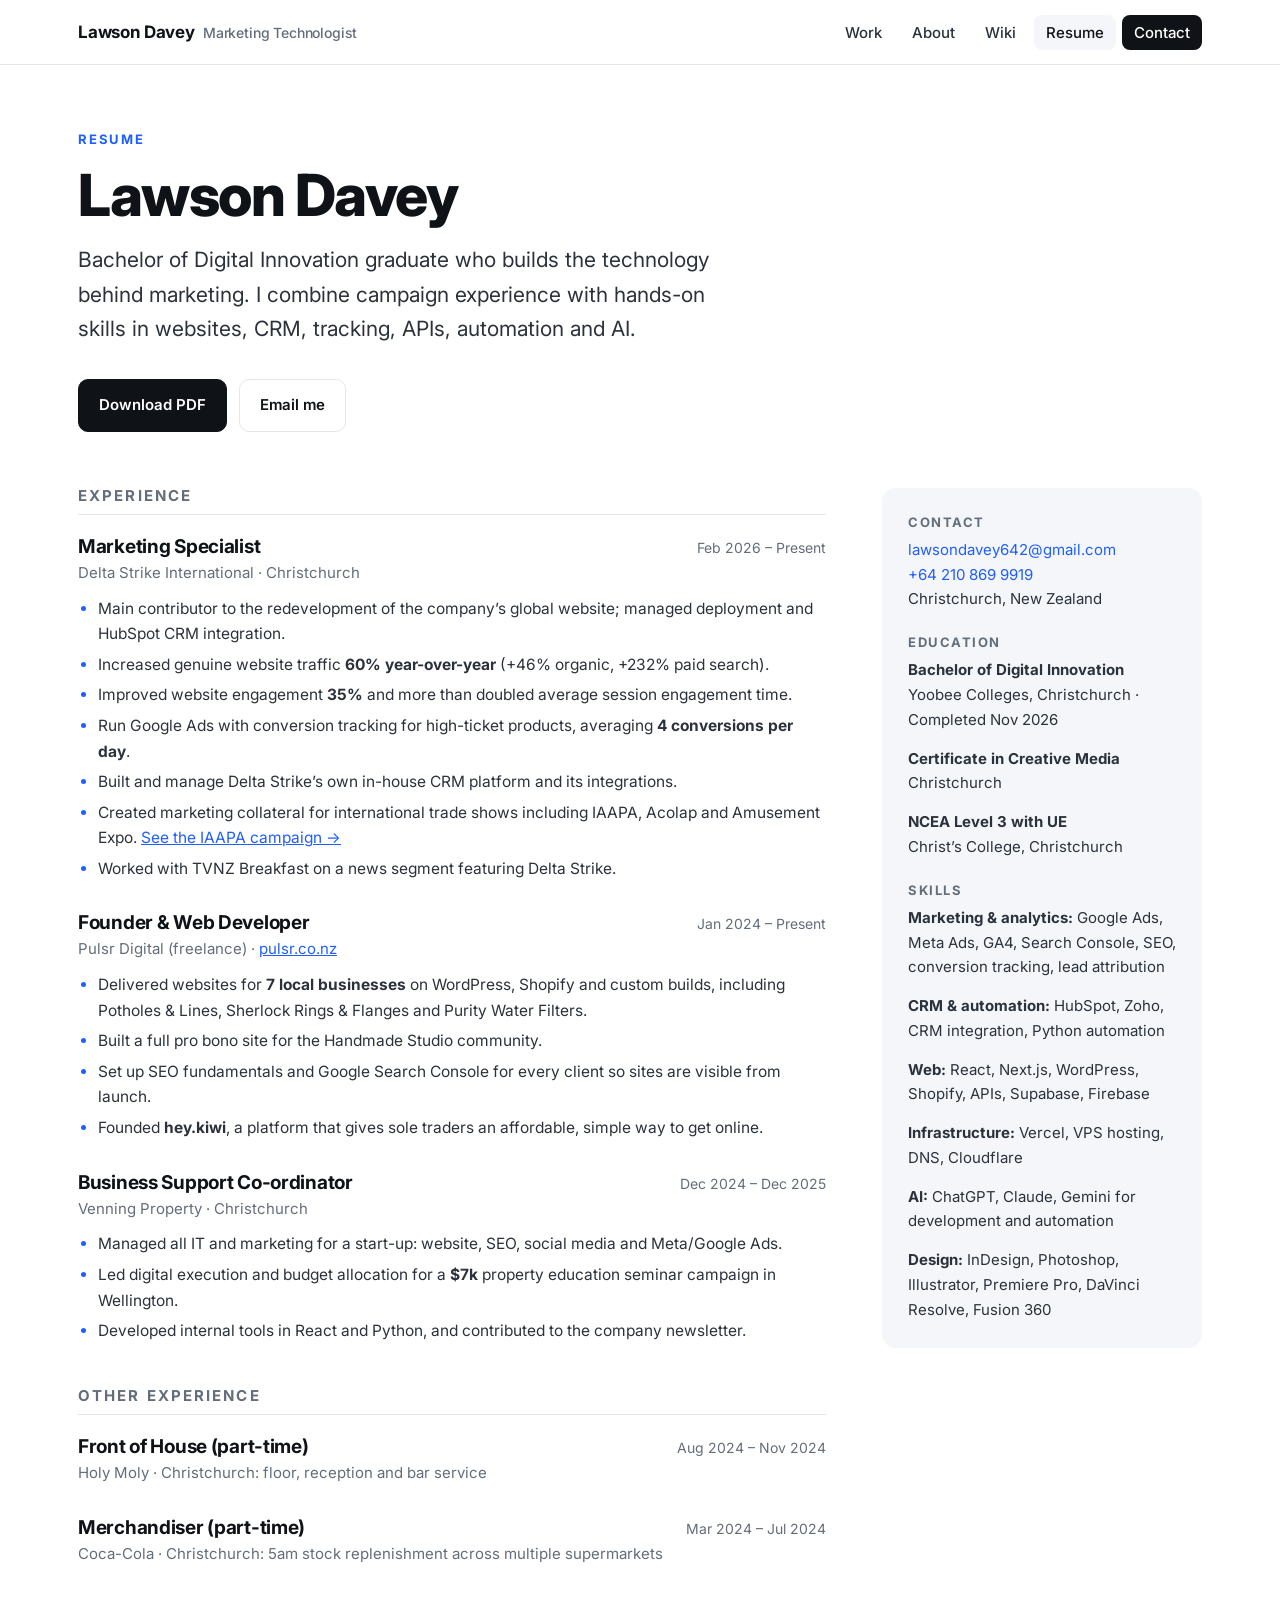
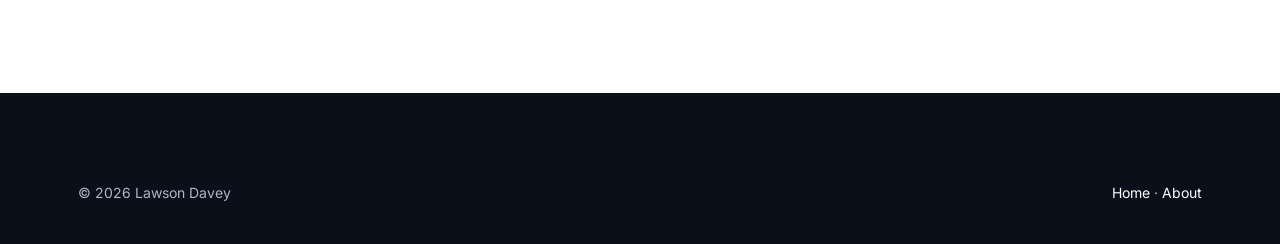
<file: resume.html>
<!doctype html>
<html lang="en">
<head>
<meta charset="utf-8">
<meta name="viewport" content="width=device-width, initial-scale=1">
<title>Resume — Lawson Davey</title>
<meta name="description" content="Resume of Lawson Davey, Marketing Technologist.">
<link rel="preconnect" href="https://fonts.googleapis.com">
<link href="https://fonts.googleapis.com/css2?family=Inter:wght@400;500;600;700;800&display=swap" rel="stylesheet">
<link rel="stylesheet" href="assets/style.css">
</head>
<body>
<nav class="nav"><div class="wrap">
  <a class="brand" href="index.html">Lawson Davey<span>Marketing Technologist</span></a>
  <ul><li><a href="index.html#work">Work</a></li><li><a href="about.html">About</a></li><li class="hide-sm"><a href="wiki/index.html">Wiki</a></li><li class="hide-sm"><a href="resume.html" aria-current="page">Resume</a></li><li><a class="cta" href="index.html#contact">Contact</a></li></ul>
</div></nav>

<section style="padding-top:64px">
  <div class="wrap">
    <div class="eyebrow">Resume</div>
    <h1 style="font-size:clamp(36px,5vw,58px);margin-top:14px">Lawson Davey</h1>
    <p class="lede" style="margin-top:16px">Bachelor of Digital Innovation graduate who builds the technology behind marketing. I combine campaign experience with hands-on skills in websites, CRM, tracking, APIs, automation and AI.</p>
    <div class="btns"><a class="btn" href="assets/Lawson-Davey-Resume.pdf" download>Download PDF</a><a class="btn ghost" href="mailto:lawsondavey642@gmail.com">Email me</a></div>

    <div class="cv" style="margin-top:56px">
      <div>
        <h2>Experience</h2>
        <div class="job">
          <div class="job-head"><h3>Marketing Specialist</h3><span class="when">Feb 2026 – Present</span></div>
          <div class="org">Delta Strike International · Christchurch</div>
          <ul>
            <li>Main contributor to the redevelopment of the company’s global website; managed deployment and HubSpot CRM integration.</li>
            <li>Increased genuine website traffic <b>60% year-over-year</b> (+46% organic, +232% paid search).</li>
            <li>Improved website engagement <b>35%</b> and more than doubled average session engagement time.</li>
            <li>Run Google Ads with conversion tracking for high-ticket products, averaging <b>4 conversions per day</b>.</li>
            <li>Built and manage Delta Strike’s own in-house CRM platform and its integrations.</li>
            <li>Created marketing collateral for international trade shows including IAAPA, Acolap and Amusement Expo. <a href="work/iaapa-orlando.html" style="color:var(--accent)">See the IAAPA campaign →</a></li>
            <li>Worked with TVNZ Breakfast on a news segment featuring Delta Strike.</li>
          </ul>
        </div>
        <div class="job">
          <div class="job-head"><h3>Founder &amp; Web Developer</h3><span class="when">Jan 2024 – Present</span></div>
          <div class="org">Pulsr Digital (freelance) · <a href="https://pulsr.co.nz" target="_blank" rel="noopener" style="color:var(--accent)">pulsr.co.nz</a></div>
          <ul>
            <li>Delivered websites for <b>7 local businesses</b> on WordPress, Shopify and custom builds, including Potholes &amp; Lines, Sherlock Rings &amp; Flanges and Purity Water Filters.</li>
            <li>Built a full pro bono site for the Handmade Studio community.</li>
            <li>Set up SEO fundamentals and Google Search Console for every client so sites are visible from launch.</li>
            <li>Founded <b>hey.kiwi</b>, a platform that gives sole traders an affordable, simple way to get online.</li>
          </ul>
        </div>
        <div class="job">
          <div class="job-head"><h3>Business Support Co-ordinator</h3><span class="when">Dec 2024 – Dec 2025</span></div>
          <div class="org">Venning Property · Christchurch</div>
          <ul>
            <li>Managed all IT and marketing for a start-up: website, SEO, social media and Meta/Google Ads.</li>
            <li>Led digital execution and budget allocation for a <b>$7k</b> property education seminar campaign in Wellington.</li>
            <li>Developed internal tools in React and Python, and contributed to the company newsletter.</li>
          </ul>
        </div>
        <h2>Other experience</h2>
        <div class="job"><div class="job-head"><h3>Front of House (part-time)</h3><span class="when">Aug 2024 – Nov 2024</span></div><div class="org">Holy Moly · Christchurch: floor, reception and bar service</div></div>
        <div class="job"><div class="job-head"><h3>Merchandiser (part-time)</h3><span class="when">Mar 2024 – Jul 2024</span></div><div class="org">Coca-Cola · Christchurch: 5am stock replenishment across multiple supermarkets</div></div>
      </div>

      <aside>
        <div class="side-box">
          <h3>Contact</h3>
          <ul>
            <li><a href="mailto:lawsondavey642@gmail.com">lawsondavey642@gmail.com</a></li>
            <li><a href="tel:+642108699919">+64 210 869 9919</a></li>
            <li>Christchurch, New Zealand</li>
          </ul>
          <h3>Education</h3>
          <p><b>Bachelor of Digital Innovation</b><br>Yoobee Colleges, Christchurch · Completed Nov 2026</p>
          <p><b>Certificate in Creative Media</b><br>Christchurch</p>
          <p><b>NCEA Level 3 with UE</b><br>Christ’s College, Christchurch</p>
          <h3>Skills</h3>
          <p><b>Marketing &amp; analytics:</b> Google Ads, Meta Ads, GA4, Search Console, SEO, conversion tracking, lead attribution</p>
          <p><b>CRM &amp; automation:</b> HubSpot, Zoho, CRM integration, Python automation</p>
          <p><b>Web:</b> React, Next.js, WordPress, Shopify, APIs, Supabase, Firebase</p>
          <p><b>Infrastructure:</b> Vercel, VPS hosting, DNS, Cloudflare</p>
          <p><b>AI:</b> ChatGPT, Claude, Gemini for development and automation</p>
          <p><b>Design:</b> InDesign, Photoshop, Illustrator, Premiere Pro, DaVinci Resolve, Fusion 360</p>
        </div>
      </aside>
    </div>
  </div>
</section>

<footer class="site">
  <div class="wrap">
    <div class="base" style="margin-top:0;border-top:0;padding-top:0"><span>© 2026 Lawson Davey</span><span><a href="index.html">Home</a> · <a href="about.html">About</a></span></div>
  </div>
</footer>
</body>
</html>
</file>
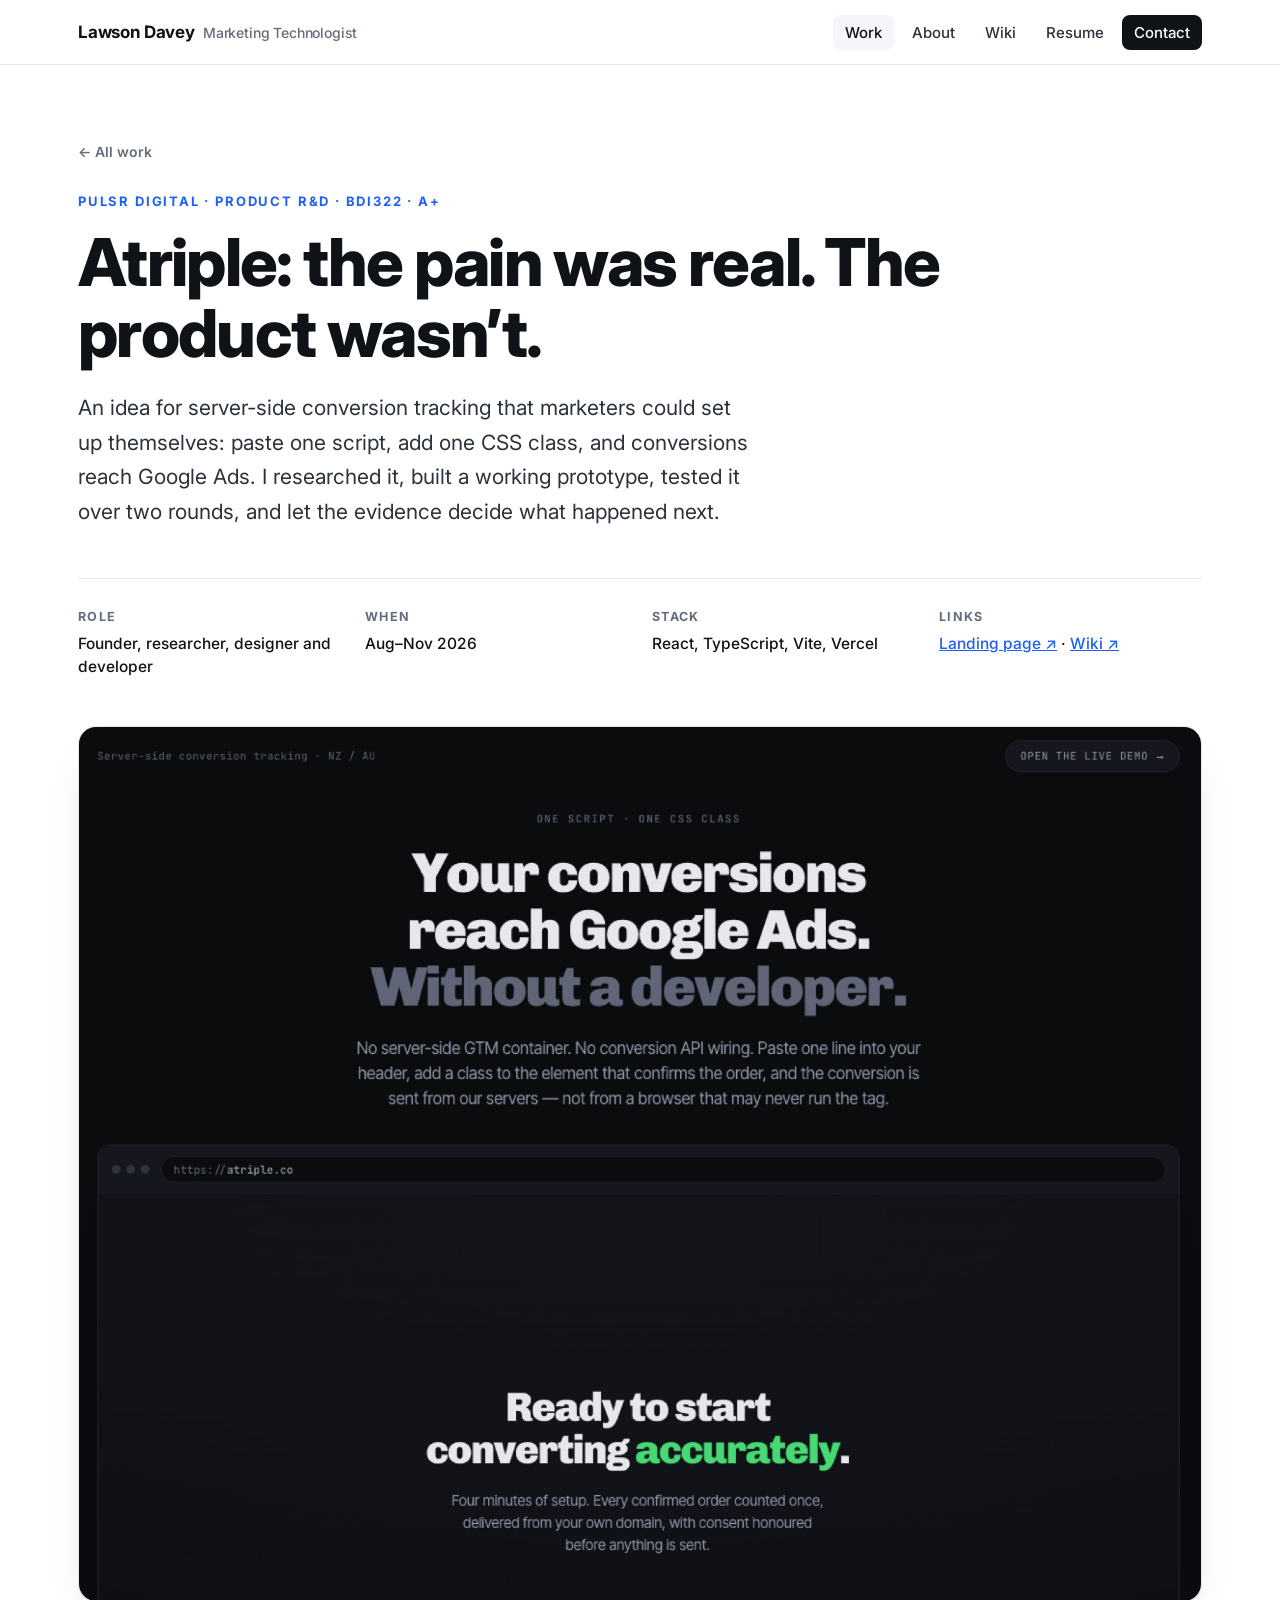
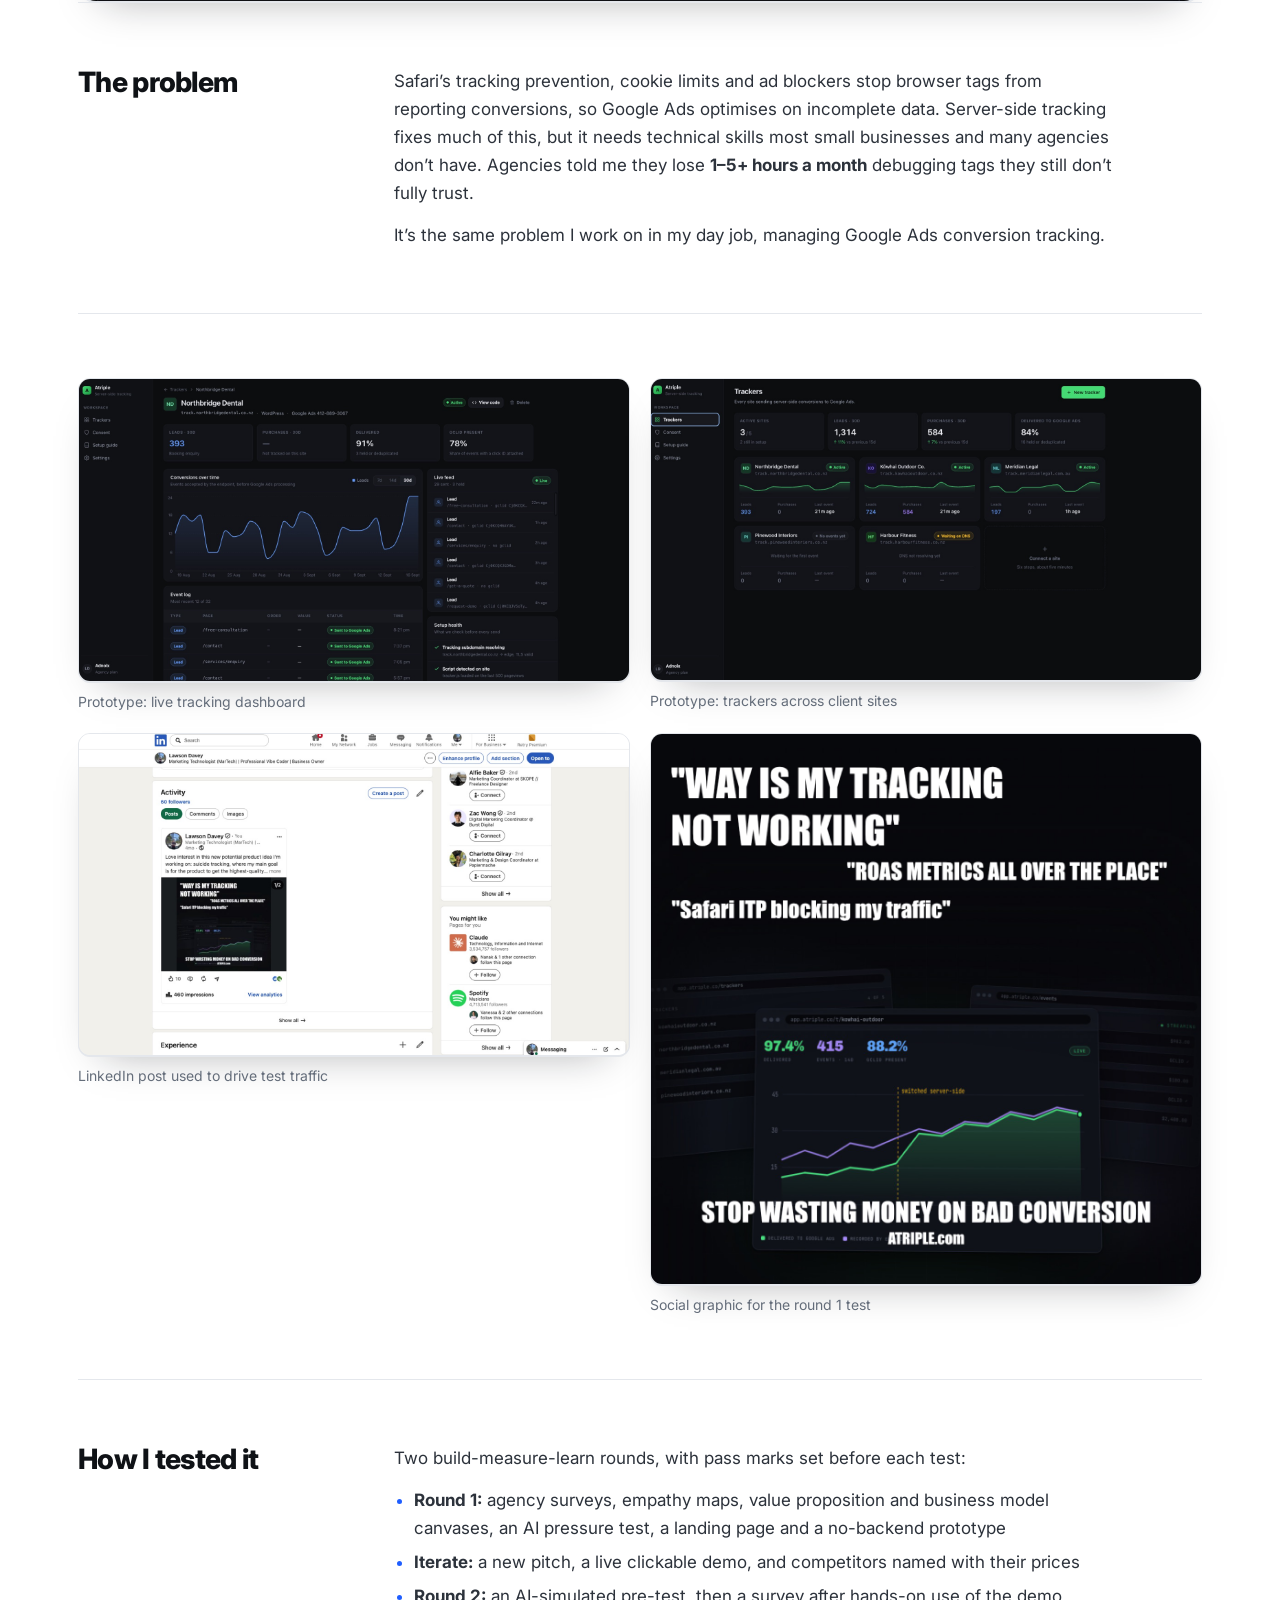
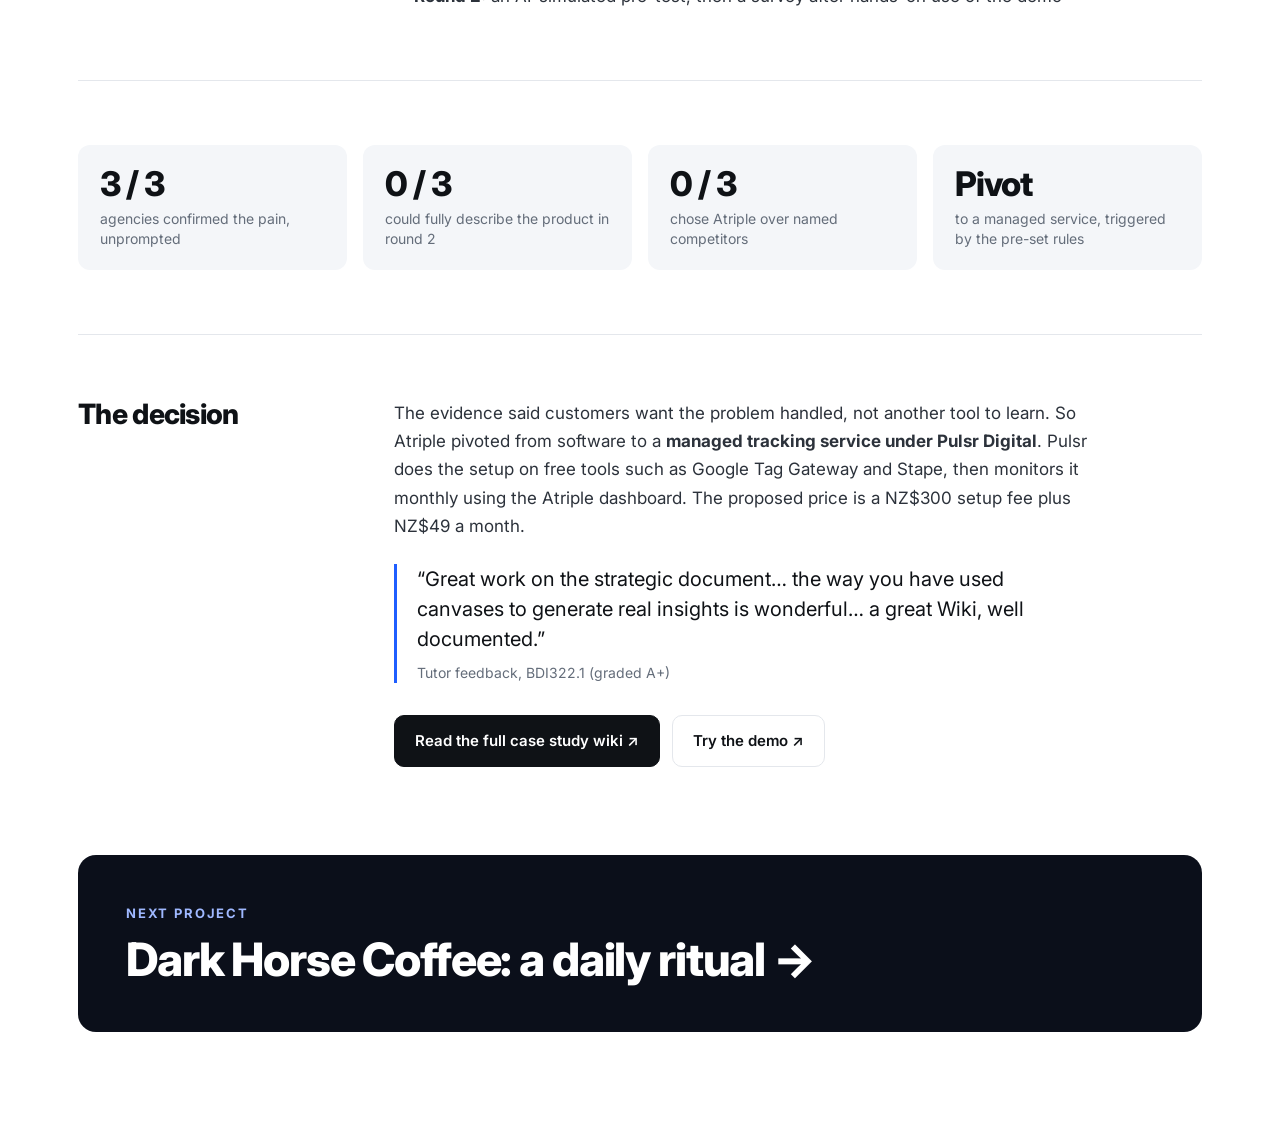
<file: work/atriple.html>
<!doctype html>
<html lang="en">
<head>
<meta charset="utf-8">
<meta name="viewport" content="width=device-width, initial-scale=1">
<title>Atriple — Lawson Davey</title>
<meta name="description" content="Atriple: a server-side conversion tracking product, researched and tested over two rounds, then pivoted to a managed service.">
<link rel="preconnect" href="https://fonts.googleapis.com">
<link href="https://fonts.googleapis.com/css2?family=Inter:wght@400;500;600;700;800&display=swap" rel="stylesheet">
<link rel="stylesheet" href="../assets/style.css">
<noscript><style>.reveal{opacity:1;transform:none}</style></noscript>
</head>
<body>
<nav class="nav"><div class="wrap">
  <a class="brand" href="../index.html">Lawson Davey<span>Marketing Technologist</span></a>
  <ul><li><a href="../index.html#work" aria-current="page">Work</a></li><li><a href="../about.html">About</a></li><li class="hide-sm"><a href="../wiki/index.html">Wiki</a></li><li class="hide-sm"><a href="../resume.html">Resume</a></li><li><a class="cta" href="../index.html#contact">Contact</a></li></ul>
</div></nav>

<header class="cs-hero"><div class="wrap">
  <a class="back" href="../index.html#work">← All work</a>
  <div class="eyebrow">Pulsr Digital · Product R&amp;D · BDI322 · A+</div>
  <h1>Atriple: the pain was real. The product wasn’t.</h1>
  <p class="lede">An idea for server-side conversion tracking that marketers could set up themselves: paste one script, add one CSS class, and conversions reach Google Ads. I researched it, built a working prototype, tested it over two rounds, and let the evidence decide what happened next.</p>
  <dl class="facts">
    <div><dt>Role</dt><dd>Founder, researcher, designer and developer</dd></div>
    <div><dt>When</dt><dd>Aug–Nov 2026</dd></div>
    <div><dt>Stack</dt><dd>React, TypeScript, Vite, Vercel</dd></div>
    <div><dt>Links</dt><dd><a href="https://atriple-app.vercel.app/" target="_blank" rel="noopener" style="color:var(--accent)">Landing page ↗</a> · <a href="https://atriple-app.vercel.app/wiki" target="_blank" rel="noopener" style="color:var(--accent)">Wiki ↗</a></dd></div>
  </dl>
</div></header>

<div class="wrap">
  <figure class="cover shadow reveal"><img src="../assets/atriple/landing-page.jpg" alt="Atriple landing page"></figure>

  <div class="block prose">
    <h2>The problem</h2>
    <div class="body">
      <p>Safari’s tracking prevention, cookie limits and ad blockers stop browser tags from reporting conversions, so Google Ads optimises on incomplete data. Server-side tracking fixes much of this, but it needs technical skills most small businesses and many agencies don’t have. Agencies told me they lose <b>1–5+ hours a month</b> debugging tags they still don’t fully trust.</p>
      <p>It’s the same problem I work on in my day job, managing Google Ads conversion tracking.</p>
    </div>
  </div>

  <div class="block">
    <div class="gallery g2 reveal">
      <figure class="shadow"><img src="../assets/atriple/prototype-dashboard.jpg" alt="Atriple dashboard prototype"><figcaption>Prototype: live tracking dashboard</figcaption></figure>
      <figure class="shadow"><img src="../assets/atriple/prototype-trackers.jpg" alt="Atriple trackers screen"><figcaption>Prototype: trackers across client sites</figcaption></figure>
      <figure class="shadow"><img src="../assets/atriple/linkedin-post.jpg" alt="LinkedIn test post"><figcaption>LinkedIn post used to drive test traffic</figcaption></figure>
      <figure class="shadow"><img src="../assets/atriple/stop-wasting-money.jpg" alt="Stop wasting money on bad conversion graphic"><figcaption>Social graphic for the round 1 test</figcaption></figure>
    </div>
  </div>

  <div class="block prose">
    <h2>How I tested it</h2>
    <div class="body">
      <p>Two build-measure-learn rounds, with pass marks set before each test:</p>
      <ul>
        <li><b>Round 1:</b> agency surveys, empathy maps, value proposition and business model canvases, an AI pressure test, a landing page and a no-backend prototype</li>
        <li><b>Iterate:</b> a new pitch, a live clickable demo, and competitors named with their prices</li>
        <li><b>Round 2:</b> an AI-simulated pre-test, then a survey after hands-on use of the demo</li>
      </ul>
    </div>
  </div>

  <div class="block">
    <div class="results reveal">
      <div class="result"><b>3 / 3</b><span>agencies confirmed the pain, unprompted</span></div>
      <div class="result"><b>0 / 3</b><span>could fully describe the product in round 2</span></div>
      <div class="result"><b>0 / 3</b><span>chose Atriple over named competitors</span></div>
      <div class="result"><b>Pivot</b><span>to a managed service, triggered by the pre-set rules</span></div>
    </div>
  </div>

  <div class="block prose">
    <h2>The decision</h2>
    <div class="body">
      <p>The evidence said customers want the problem handled, not another tool to learn. So Atriple pivoted from software to a <b>managed tracking service under Pulsr Digital</b>. Pulsr does the setup on free tools such as Google Tag Gateway and Stape, then monitors it monthly using the Atriple dashboard. The proposed price is a NZ$300 setup fee plus NZ$49 a month.</p>
      <blockquote class="quote">“Great work on the strategic document… the way you have used canvases to generate real insights is wonderful… a great Wiki, well documented.”<cite>Tutor feedback, BDI322.1 (graded A+)</cite></blockquote>
      <div class="btns"><a class="btn" href="https://atriple-app.vercel.app/wiki" target="_blank" rel="noopener">Read the full case study wiki ↗</a><a class="btn ghost" href="https://atriple-app.vercel.app/app" target="_blank" rel="noopener">Try the demo ↗</a></div>
    </div>
  </div>

  <a class="next reveal" href="dark-horse.html"><div class="eyebrow">Next project</div><h2>Dark Horse Coffee: a daily ritual →</h2></a>
</div>
<script src="../assets/site.js"></script>
</body>
</html>
</file>
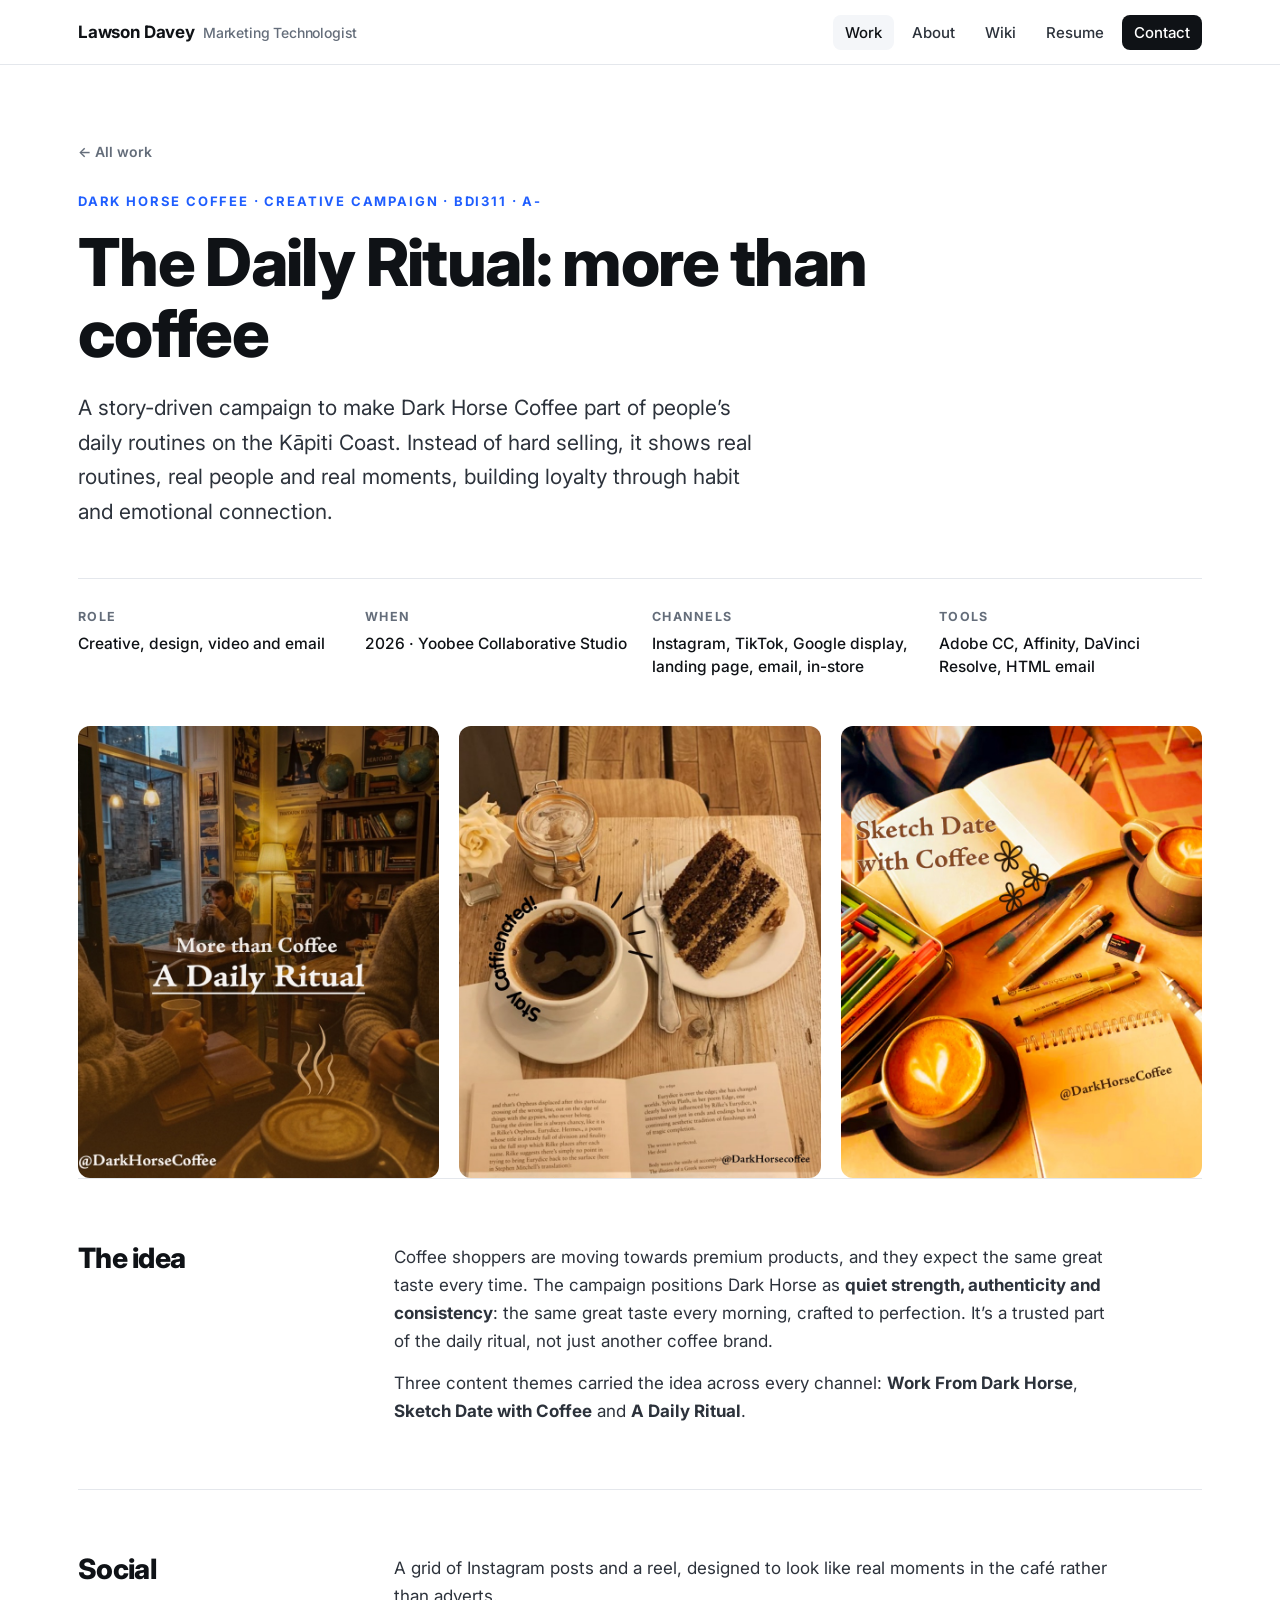
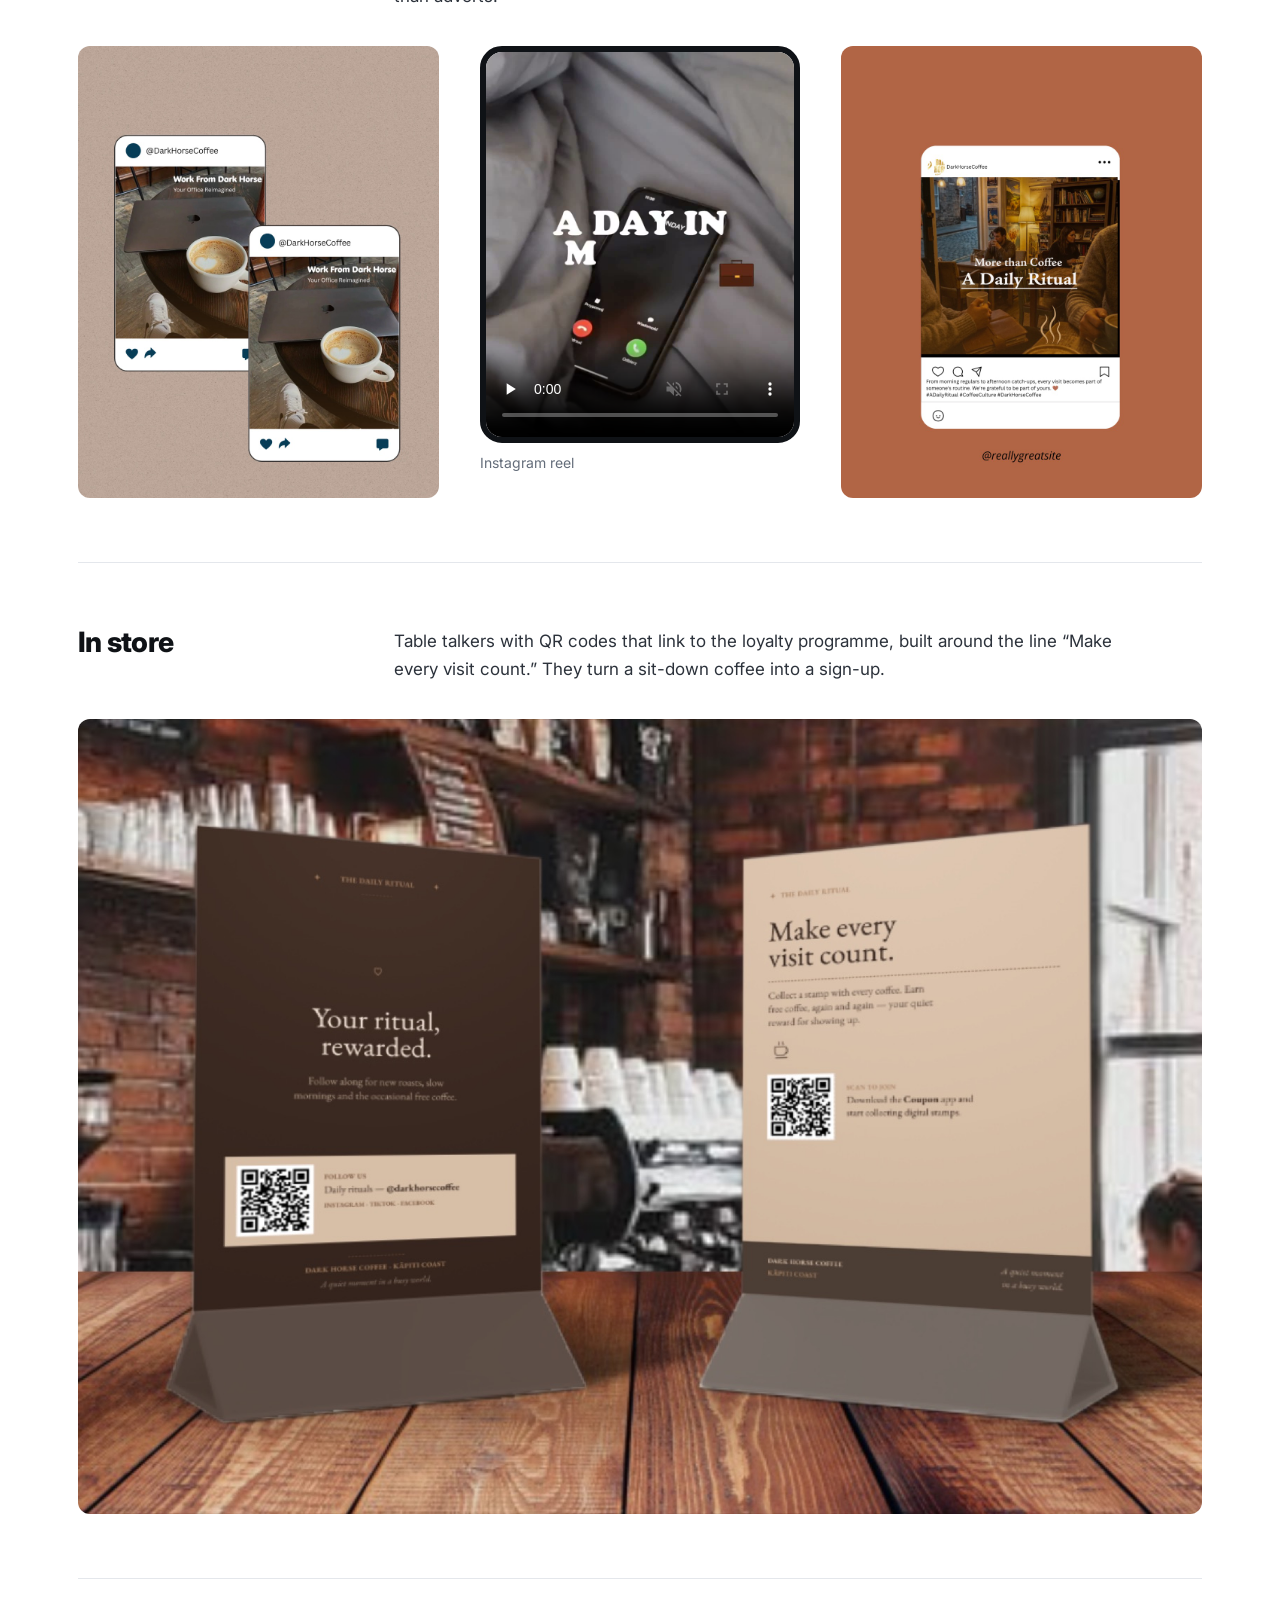
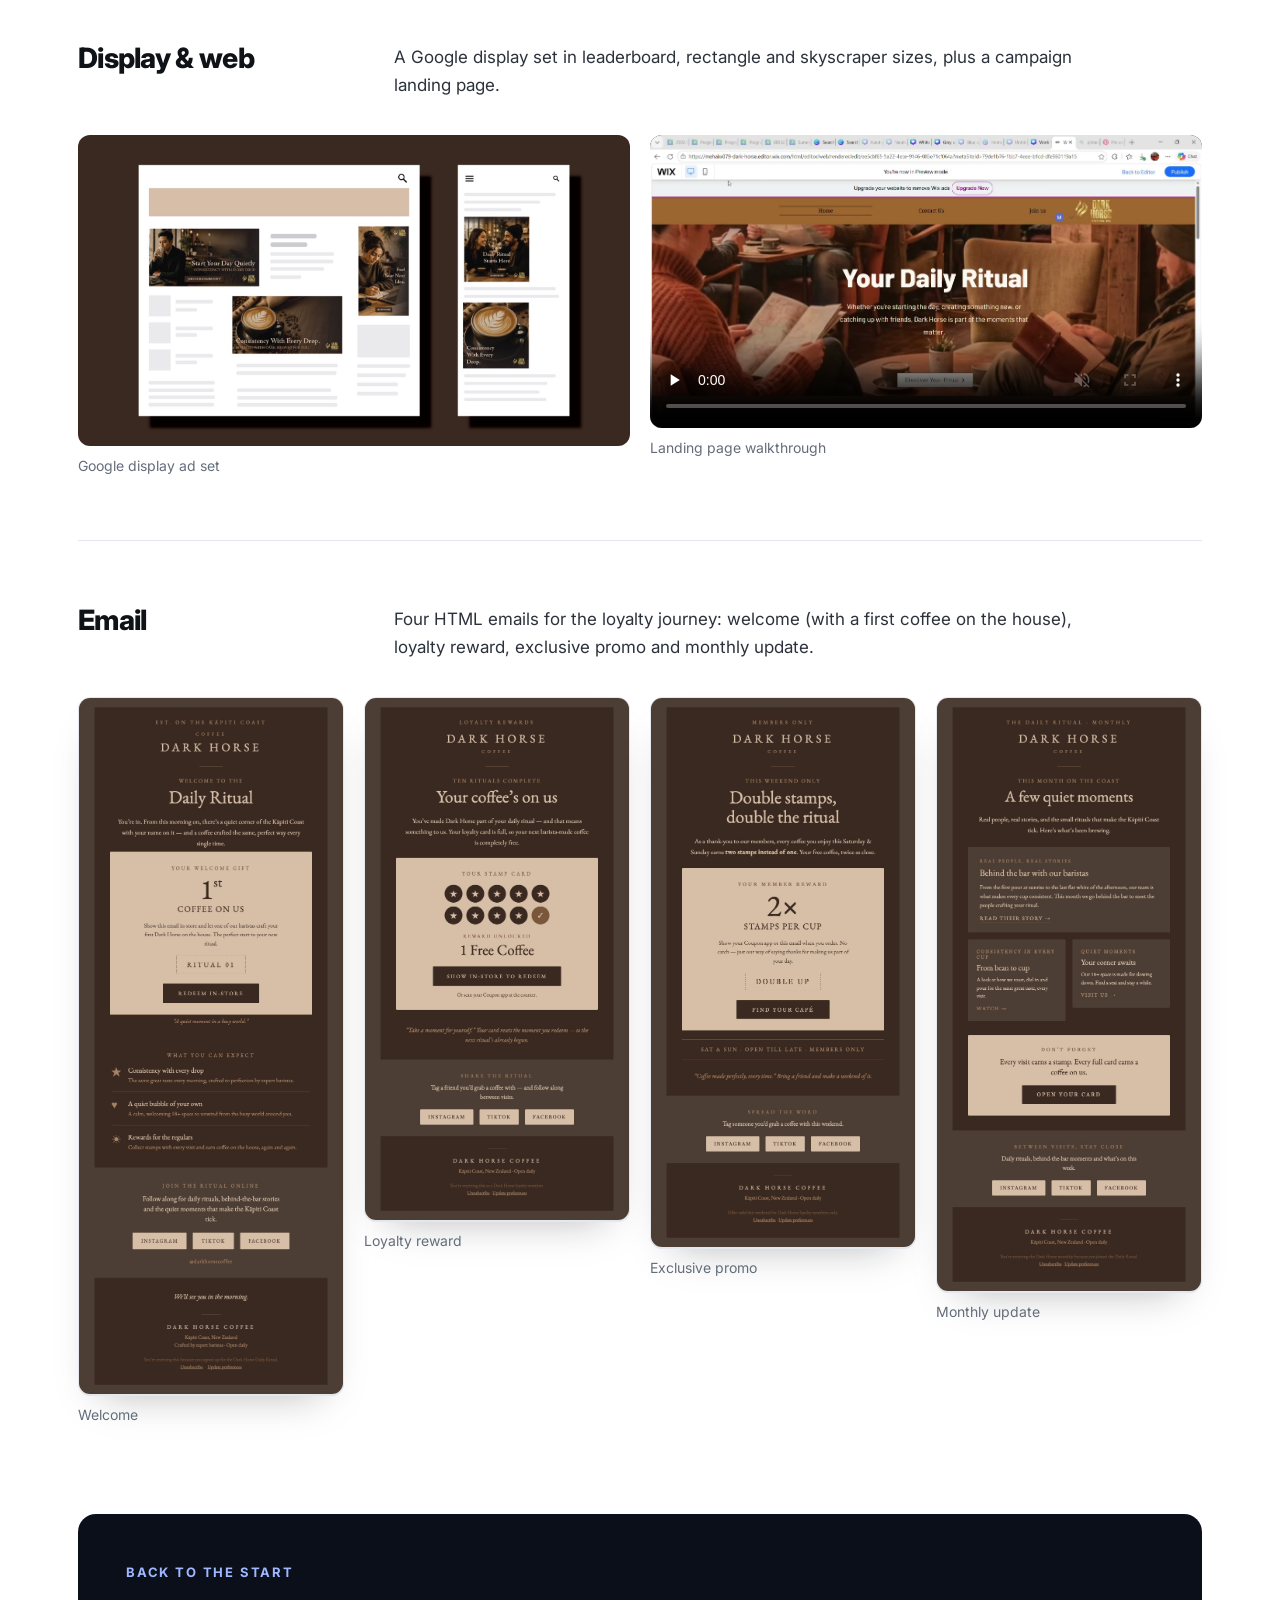
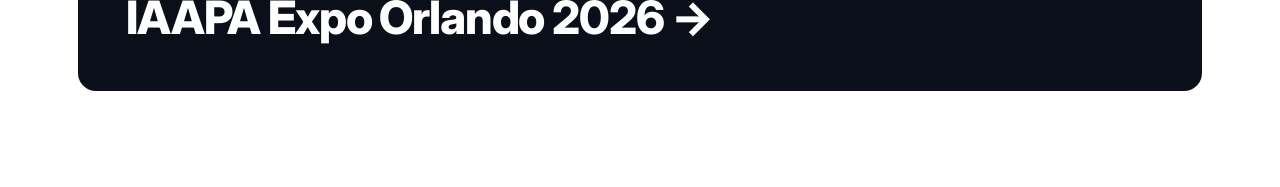
<file: work/dark-horse.html>
<!doctype html>
<html lang="en">
<head>
<meta charset="utf-8">
<meta name="viewport" content="width=device-width, initial-scale=1">
<title>Dark Horse Coffee — Lawson Davey</title>
<meta name="description" content="The Dark Horse Daily Ritual: a story-driven creative campaign for a Kāpiti Coast coffee brand.">
<link rel="preconnect" href="https://fonts.googleapis.com">
<link href="https://fonts.googleapis.com/css2?family=Inter:wght@400;500;600;700;800&display=swap" rel="stylesheet">
<link rel="stylesheet" href="../assets/style.css">
<noscript><style>.reveal{opacity:1;transform:none}</style></noscript>
</head>
<body>
<nav class="nav"><div class="wrap">
  <a class="brand" href="../index.html">Lawson Davey<span>Marketing Technologist</span></a>
  <ul><li><a href="../index.html#work" aria-current="page">Work</a></li><li><a href="../about.html">About</a></li><li class="hide-sm"><a href="../wiki/index.html">Wiki</a></li><li class="hide-sm"><a href="../resume.html">Resume</a></li><li><a class="cta" href="../index.html#contact">Contact</a></li></ul>
</div></nav>

<header class="cs-hero"><div class="wrap">
  <a class="back" href="../index.html#work">← All work</a>
  <div class="eyebrow">Dark Horse Coffee · Creative campaign · BDI311 · A-</div>
  <h1>The Daily Ritual: more than coffee</h1>
  <p class="lede">A story-driven campaign to make Dark Horse Coffee part of people’s daily routines on the Kāpiti Coast. Instead of hard selling, it shows real routines, real people and real moments, building loyalty through habit and emotional connection.</p>
  <dl class="facts">
    <div><dt>Role</dt><dd>Creative, design, video and email</dd></div>
    <div><dt>When</dt><dd>2026 · Yoobee Collaborative Studio</dd></div>
    <div><dt>Channels</dt><dd>Instagram, TikTok, Google display, landing page, email, in-store</dd></div>
    <div><dt>Tools</dt><dd>Adobe CC, Affinity, DaVinci Resolve, HTML email</dd></div>
  </dl>
</div></header>

<div class="wrap">
  <div class="gallery g3 reveal" style="margin-top:8px">
    <figure><img src="../assets/darkhorse/ig-3.jpg" alt="More than coffee, a daily ritual post"></figure>
    <figure><img src="../assets/darkhorse/ig-1.jpg" alt="Coffee and cake post"></figure>
    <figure><img src="../assets/darkhorse/ig-2.jpg" alt="Sketch date with coffee post"></figure>
  </div>

  <div class="block prose">
    <h2>The idea</h2>
    <div class="body">
      <p>Coffee shoppers are moving towards premium products, and they expect the same great taste every time. The campaign positions Dark Horse as <b>quiet strength, authenticity and consistency</b>: the same great taste every morning, crafted to perfection. It’s a trusted part of the daily ritual, not just another coffee brand.</p>
      <p>Three content themes carried the idea across every channel: <b>Work From Dark Horse</b>, <b>Sketch Date with Coffee</b> and <b>A Daily Ritual</b>.</p>
    </div>
  </div>

  <div class="block">
    <div class="prose" style="margin-bottom:36px"><h2>Social</h2><div class="body"><p>A grid of Instagram posts and a reel, designed to look like real moments in the café rather than adverts.</p></div></div>
    <div class="gallery g3 reveal">
      <figure><img src="../assets/darkhorse/ig-mockup-1.jpg" alt="Instagram mockup"></figure>
      <figure class="phone"><video src="../assets/darkhorse/reel.mp4" poster="../assets/darkhorse/reel-cover.jpg" controls muted playsinline preload="none"></video><figcaption>Instagram reel</figcaption></figure>
      <figure><img src="../assets/darkhorse/ig-mockup-4.jpg" alt="Instagram post mockup"></figure>
    </div>
  </div>

  <div class="block">
    <div class="prose" style="margin-bottom:36px"><h2>In store</h2><div class="body"><p>Table talkers with QR codes that link to the loyalty programme, built around the line “Make every visit count.” They turn a sit-down coffee into a sign-up.</p></div></div>
    <figure class="reveal"><img src="../assets/darkhorse/table-talkers.jpg" alt="Dark Horse table talkers mockup"></figure>
  </div>

  <div class="block">
    <div class="prose" style="margin-bottom:36px"><h2>Display &amp; web</h2><div class="body"><p>A Google display set in leaderboard, rectangle and skyscraper sizes, plus a campaign landing page.</p></div></div>
    <div class="gallery g2 reveal">
      <figure><img src="../assets/darkhorse/display-ads.jpg" alt="Display ads mockup"><figcaption>Google display ad set</figcaption></figure>
      <figure><video src="../assets/darkhorse/landing-page.mp4" poster="../assets/darkhorse/landing-cover.jpg" controls muted playsinline preload="none" style="max-height:620px;object-fit:contain;background:#111"></video><figcaption>Landing page walkthrough</figcaption></figure>
    </div>
  </div>

  <div class="block">
    <div class="prose" style="margin-bottom:36px"><h2>Email</h2><div class="body"><p>Four HTML emails for the loyalty journey: welcome (with a first coffee on the house), loyalty reward, exclusive promo and monthly update.</p></div></div>
    <div class="gallery g4 reveal">
      <figure class="shadow"><img src="../assets/darkhorse/edm-welcome.jpg" alt="Welcome email"><figcaption>Welcome</figcaption></figure>
      <figure class="shadow"><img src="../assets/darkhorse/edm-loyalty.jpg" alt="Loyalty reward email"><figcaption>Loyalty reward</figcaption></figure>
      <figure class="shadow"><img src="../assets/darkhorse/edm-promo.jpg" alt="Exclusive promo email"><figcaption>Exclusive promo</figcaption></figure>
      <figure class="shadow"><img src="../assets/darkhorse/edm-monthly.jpg" alt="Monthly update email"><figcaption>Monthly update</figcaption></figure>
    </div>
  </div>

  <a class="next reveal" href="iaapa-orlando.html"><div class="eyebrow">Back to the start</div><h2>IAAPA Expo Orlando 2026 →</h2></a>
</div>
<script src="../assets/site.js"></script>
</body>
</html>
</file>
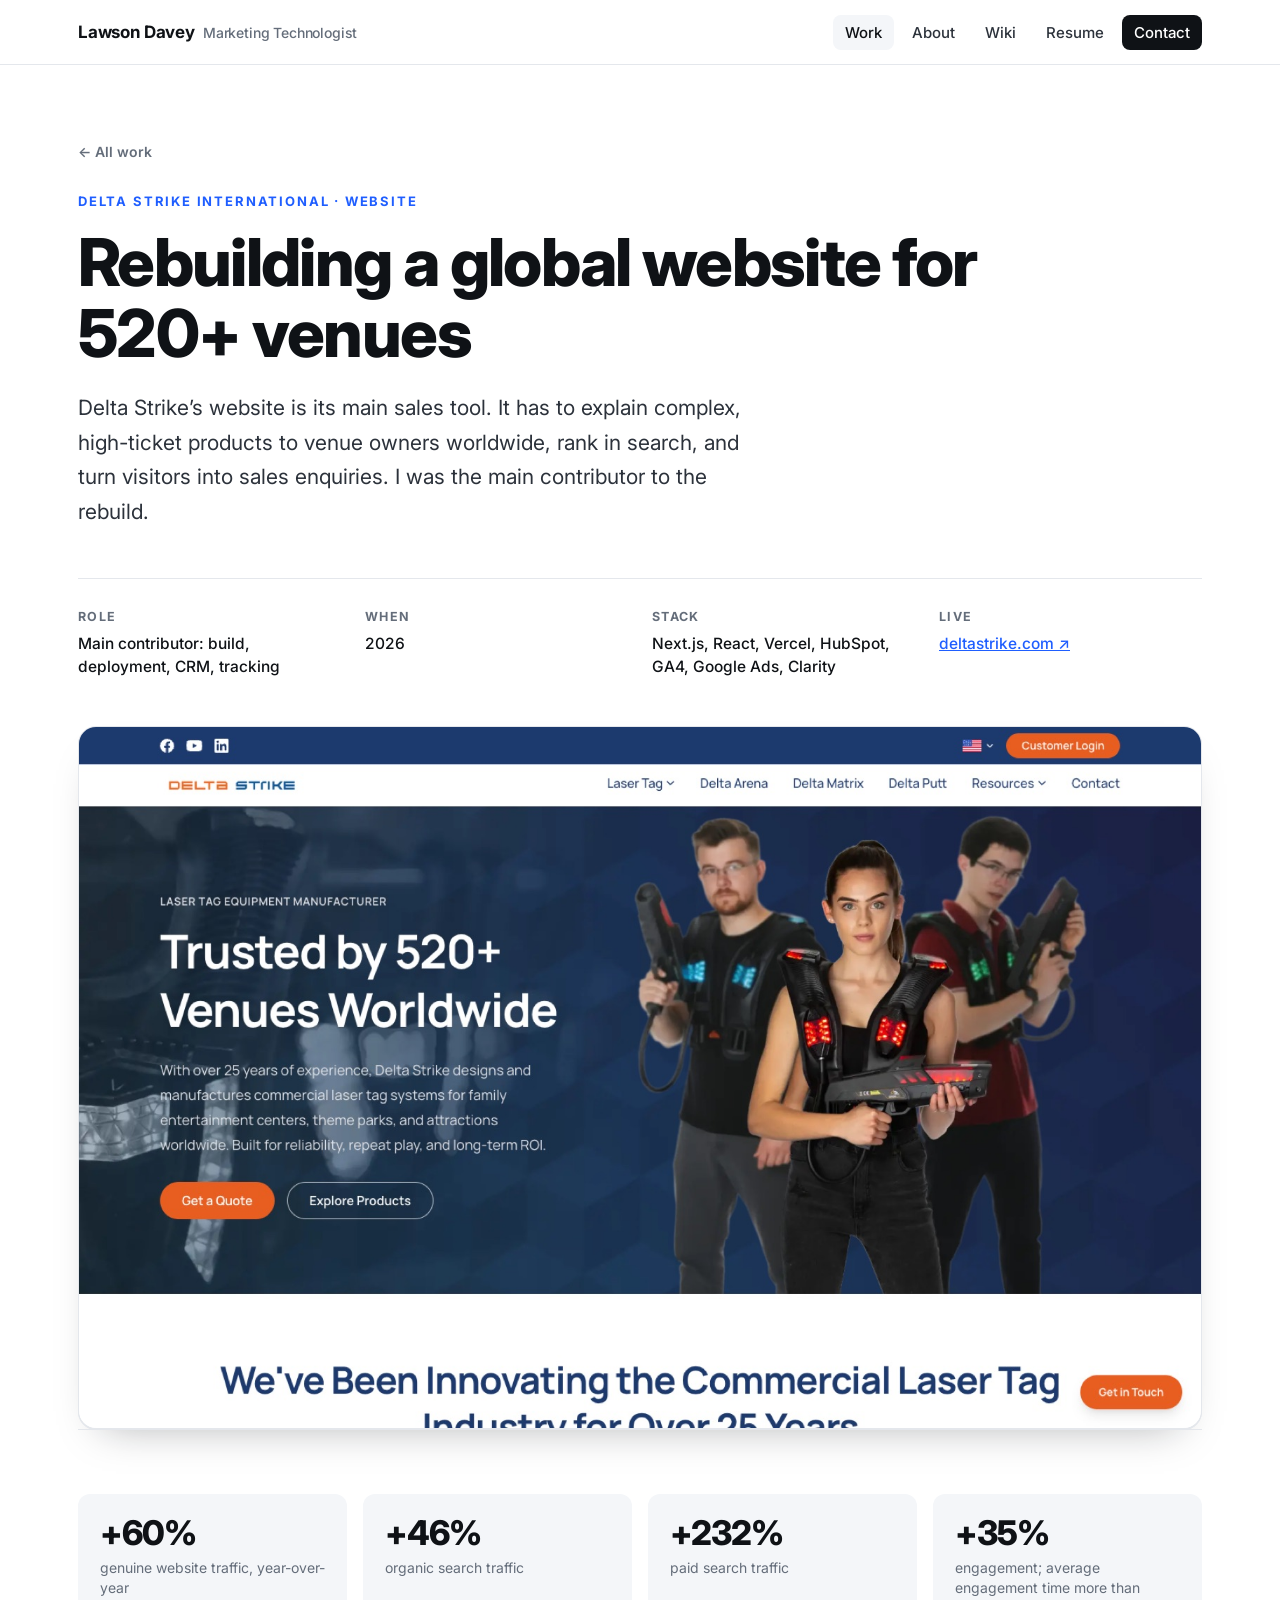
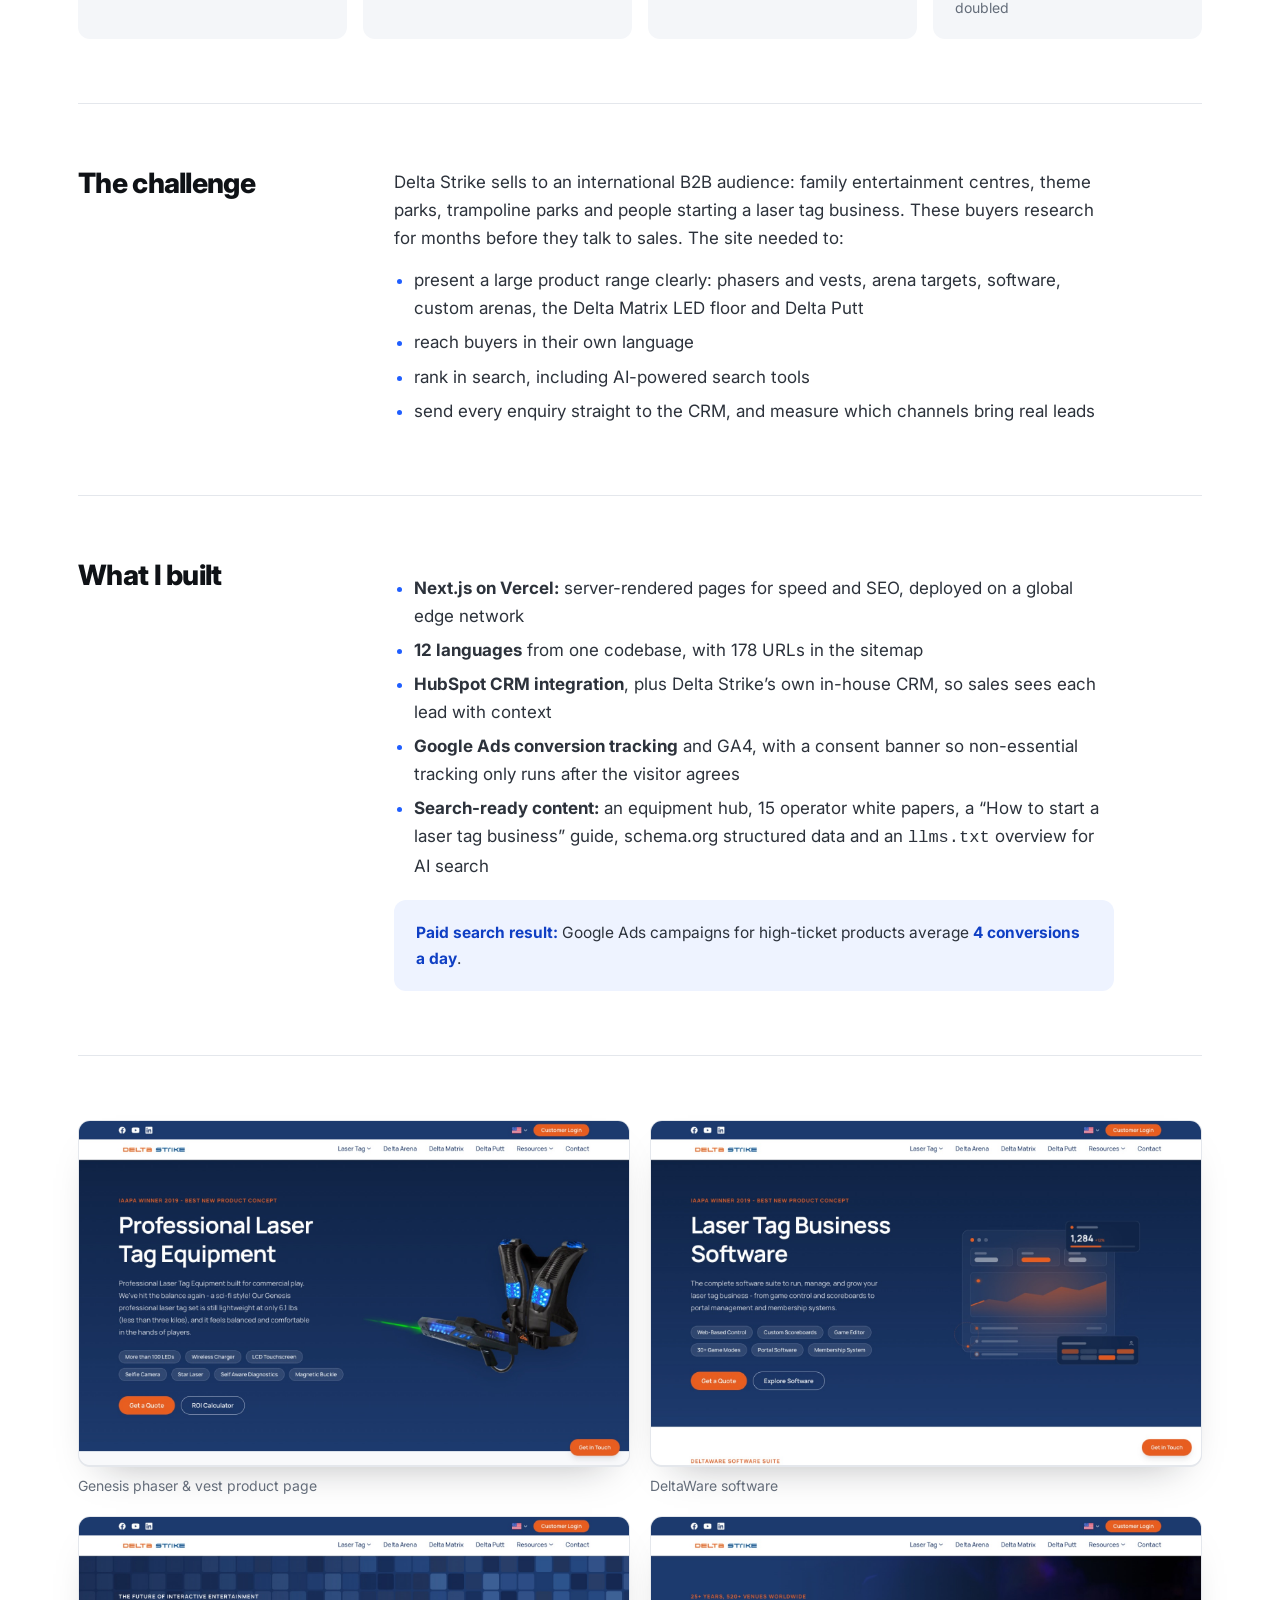
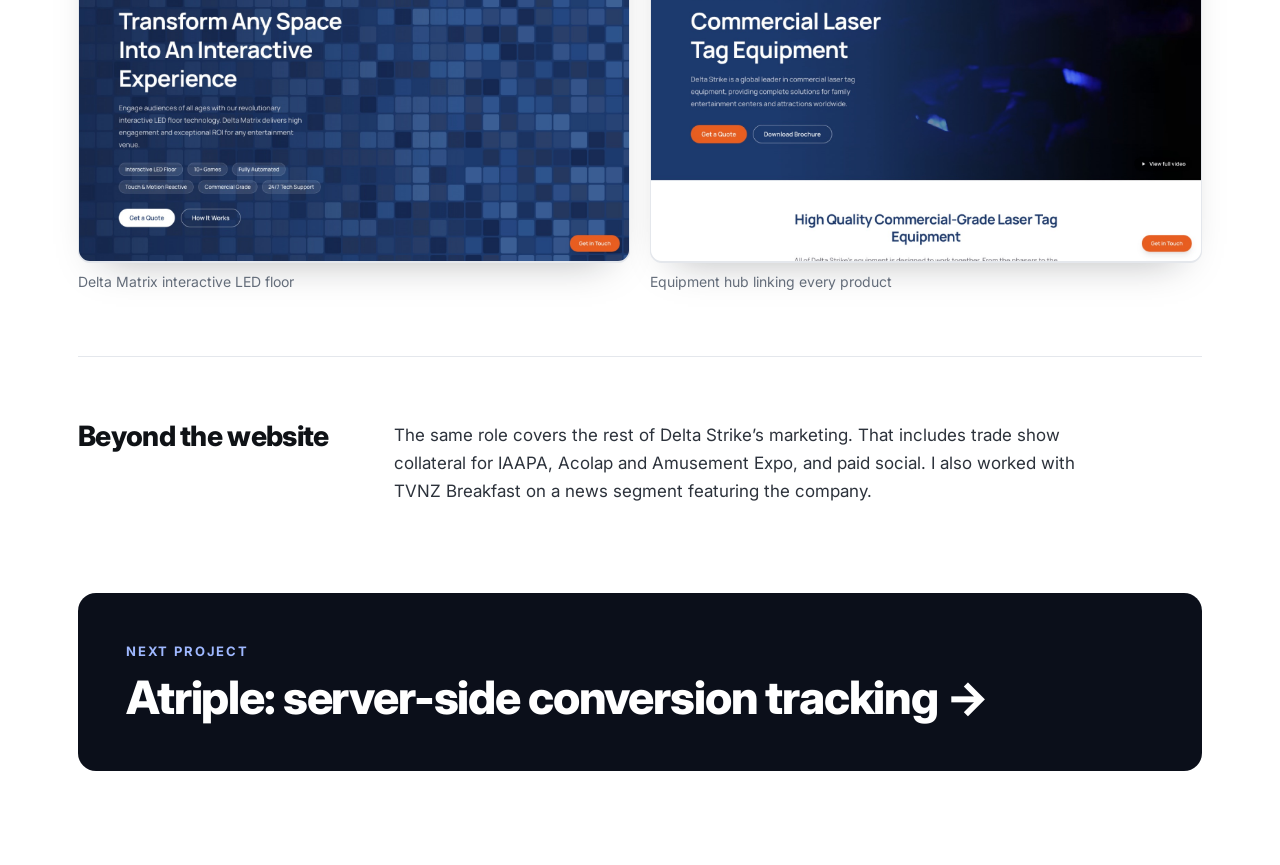
<file: work/delta-strike-website.html>
<!doctype html>
<html lang="en">
<head>
<meta charset="utf-8">
<meta name="viewport" content="width=device-width, initial-scale=1">
<title>Delta Strike Website — Lawson Davey</title>
<meta name="description" content="Rebuilding Delta Strike's global website: Next.js, 12 languages, HubSpot CRM and Google Ads conversion tracking.">
<link rel="preconnect" href="https://fonts.googleapis.com">
<link href="https://fonts.googleapis.com/css2?family=Inter:wght@400;500;600;700;800&display=swap" rel="stylesheet">
<link rel="stylesheet" href="../assets/style.css">
<noscript><style>.reveal{opacity:1;transform:none}</style></noscript>
</head>
<body>
<nav class="nav"><div class="wrap">
  <a class="brand" href="../index.html">Lawson Davey<span>Marketing Technologist</span></a>
  <ul><li><a href="../index.html#work" aria-current="page">Work</a></li><li><a href="../about.html">About</a></li><li class="hide-sm"><a href="../wiki/index.html">Wiki</a></li><li class="hide-sm"><a href="../resume.html">Resume</a></li><li><a class="cta" href="../index.html#contact">Contact</a></li></ul>
</div></nav>

<header class="cs-hero"><div class="wrap">
  <a class="back" href="../index.html#work">← All work</a>
  <div class="eyebrow">Delta Strike International · Website</div>
  <h1>Rebuilding a global website for 520+ venues</h1>
  <p class="lede">Delta Strike’s website is its main sales tool. It has to explain complex, high-ticket products to venue owners worldwide, rank in search, and turn visitors into sales enquiries. I was the main contributor to the rebuild.</p>
  <dl class="facts">
    <div><dt>Role</dt><dd>Main contributor: build, deployment, CRM, tracking</dd></div>
    <div><dt>When</dt><dd>2026</dd></div>
    <div><dt>Stack</dt><dd>Next.js, React, Vercel, HubSpot, GA4, Google Ads, Clarity</dd></div>
    <div><dt>Live</dt><dd><a href="https://www.deltastrike.com" target="_blank" rel="noopener" style="color:var(--accent)">deltastrike.com ↗</a></dd></div>
  </dl>
</div></header>

<div class="wrap">
  <figure class="cover shadow reveal"><img src="../assets/web/desktop-home.jpg" alt="Delta Strike home page"></figure>

  <div class="block">
    <div class="results reveal">
      <div class="result"><b>+60%</b><span>genuine website traffic, year-over-year</span></div>
      <div class="result"><b>+46%</b><span>organic search traffic</span></div>
      <div class="result"><b>+232%</b><span>paid search traffic</span></div>
      <div class="result"><b>+35%</b><span>engagement; average engagement time more than doubled</span></div>
    </div>
  </div>

  <div class="block prose">
    <h2>The challenge</h2>
    <div class="body">
      <p>Delta Strike sells to an international B2B audience: family entertainment centres, theme parks, trampoline parks and people starting a laser tag business. These buyers research for months before they talk to sales. The site needed to:</p>
      <ul>
        <li>present a large product range clearly: phasers and vests, arena targets, software, custom arenas, the Delta Matrix LED floor and Delta Putt</li>
        <li>reach buyers in their own language</li>
        <li>rank in search, including AI-powered search tools</li>
        <li>send every enquiry straight to the CRM, and measure which channels bring real leads</li>
      </ul>
    </div>
  </div>

  <div class="block prose">
    <h2>What I built</h2>
    <div class="body">
      <ul>
        <li><b>Next.js on Vercel:</b> server-rendered pages for speed and SEO, deployed on a global edge network</li>
        <li><b>12 languages</b> from one codebase, with 178 URLs in the sitemap</li>
        <li><b>HubSpot CRM integration</b>, plus Delta Strike’s own in-house CRM, so sales sees each lead with context</li>
        <li><b>Google Ads conversion tracking</b> and GA4, with a consent banner so non-essential tracking only runs after the visitor agrees</li>
        <li><b>Search-ready content:</b> an equipment hub, 15 operator white papers, a “How to start a laser tag business” guide, schema.org structured data and an <code>llms.txt</code> overview for AI search</li>
      </ul>
      <div class="callout"><b>Paid search result:</b> Google Ads campaigns for high-ticket products average <b>4 conversions a day</b>.</div>
    </div>
  </div>

  <div class="block">
    <div class="gallery g2 reveal">
      <figure class="shadow"><img src="../assets/web/desktop-phaser-vest.jpg" alt="Genesis phaser and vest page"><figcaption>Genesis phaser &amp; vest product page</figcaption></figure>
      <figure class="shadow"><img src="../assets/web/desktop-software.jpg" alt="DeltaWare software page"><figcaption>DeltaWare software</figcaption></figure>
      <figure class="shadow"><img src="../assets/web/desktop-delta-matrix.jpg" alt="Delta Matrix page"><figcaption>Delta Matrix interactive LED floor</figcaption></figure>
      <figure class="shadow"><img src="../assets/web/desktop-laser-tag-equipment.jpg" alt="Equipment hub page"><figcaption>Equipment hub linking every product</figcaption></figure>
    </div>
  </div>

  <div class="block prose">
    <h2>Beyond the website</h2>
    <div class="body">
      <p>The same role covers the rest of Delta Strike’s marketing. That includes trade show collateral for IAAPA, Acolap and Amusement Expo, and paid social. I also worked with TVNZ Breakfast on a news segment featuring the company.</p>
    </div>
  </div>

  <a class="next reveal" href="atriple.html"><div class="eyebrow">Next project</div><h2>Atriple: server-side conversion tracking →</h2></a>
</div>
<script src="../assets/site.js"></script>
</body>
</html>
</file>
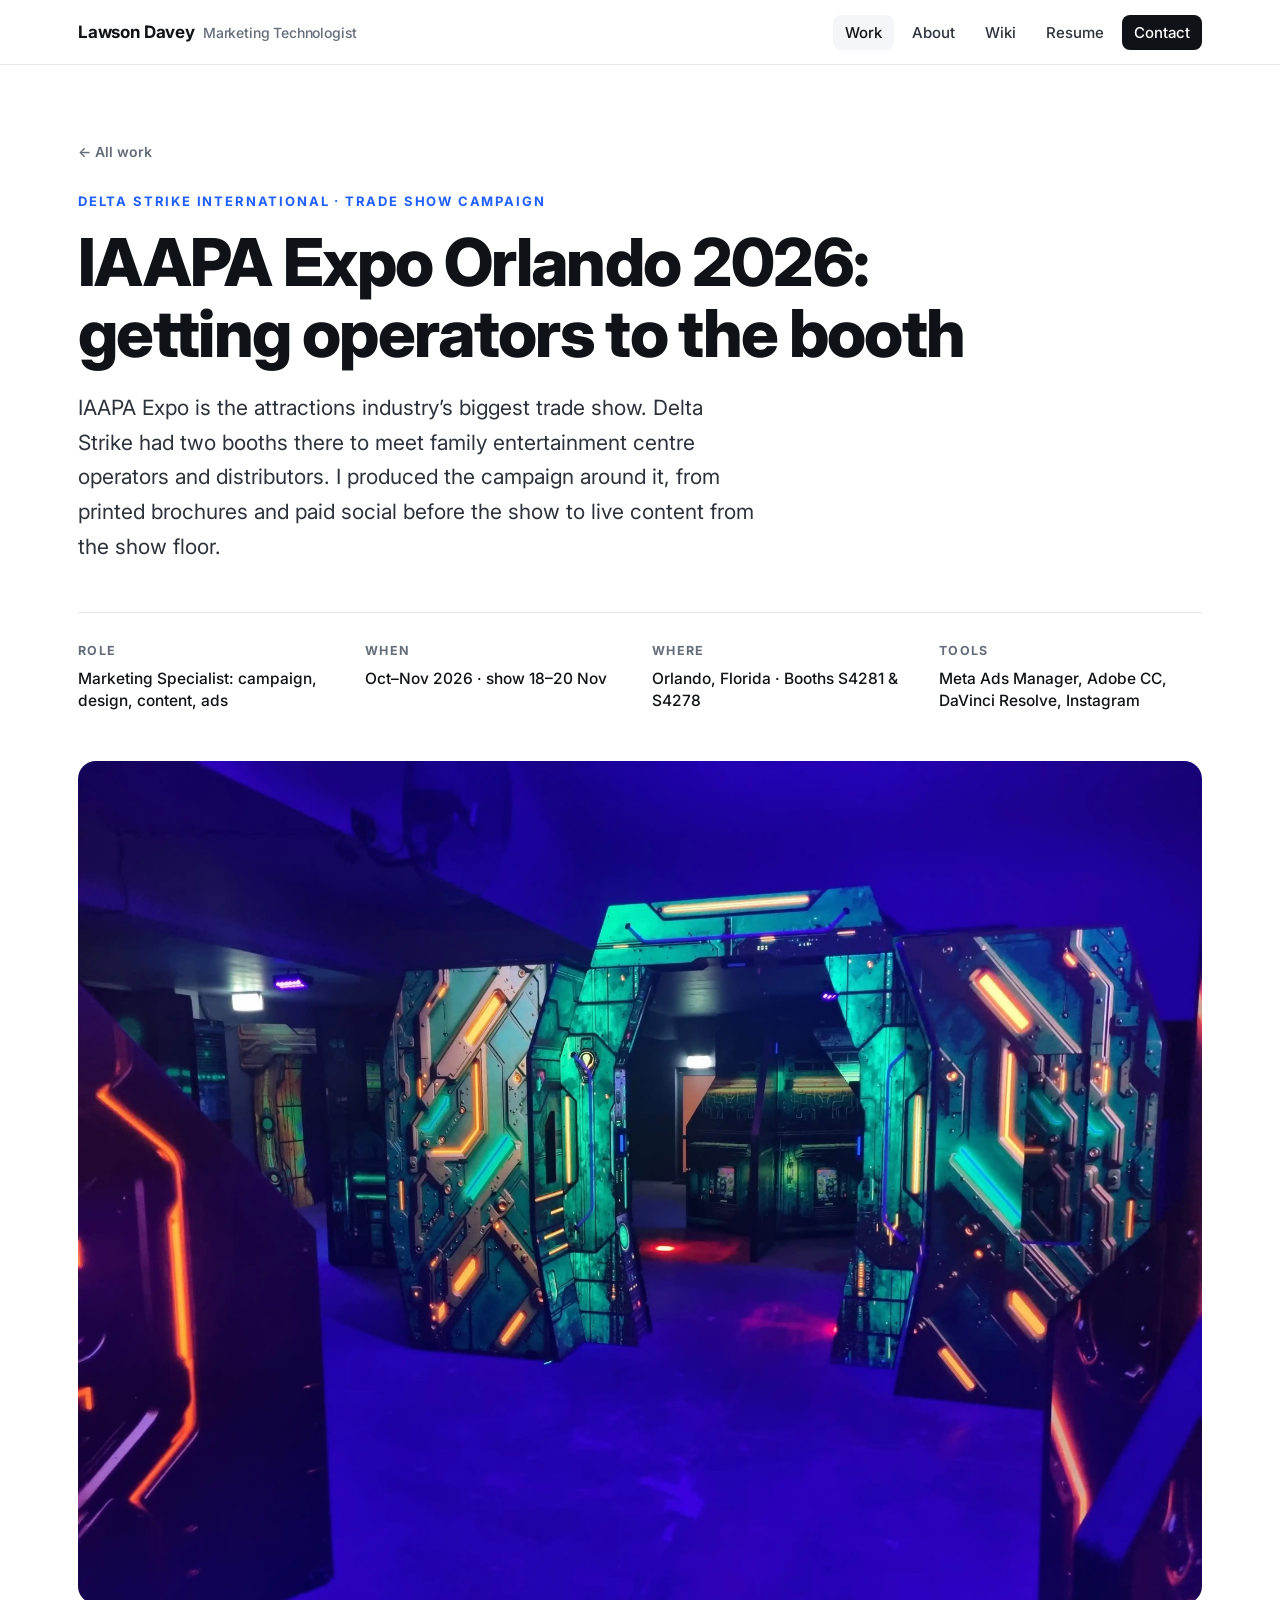
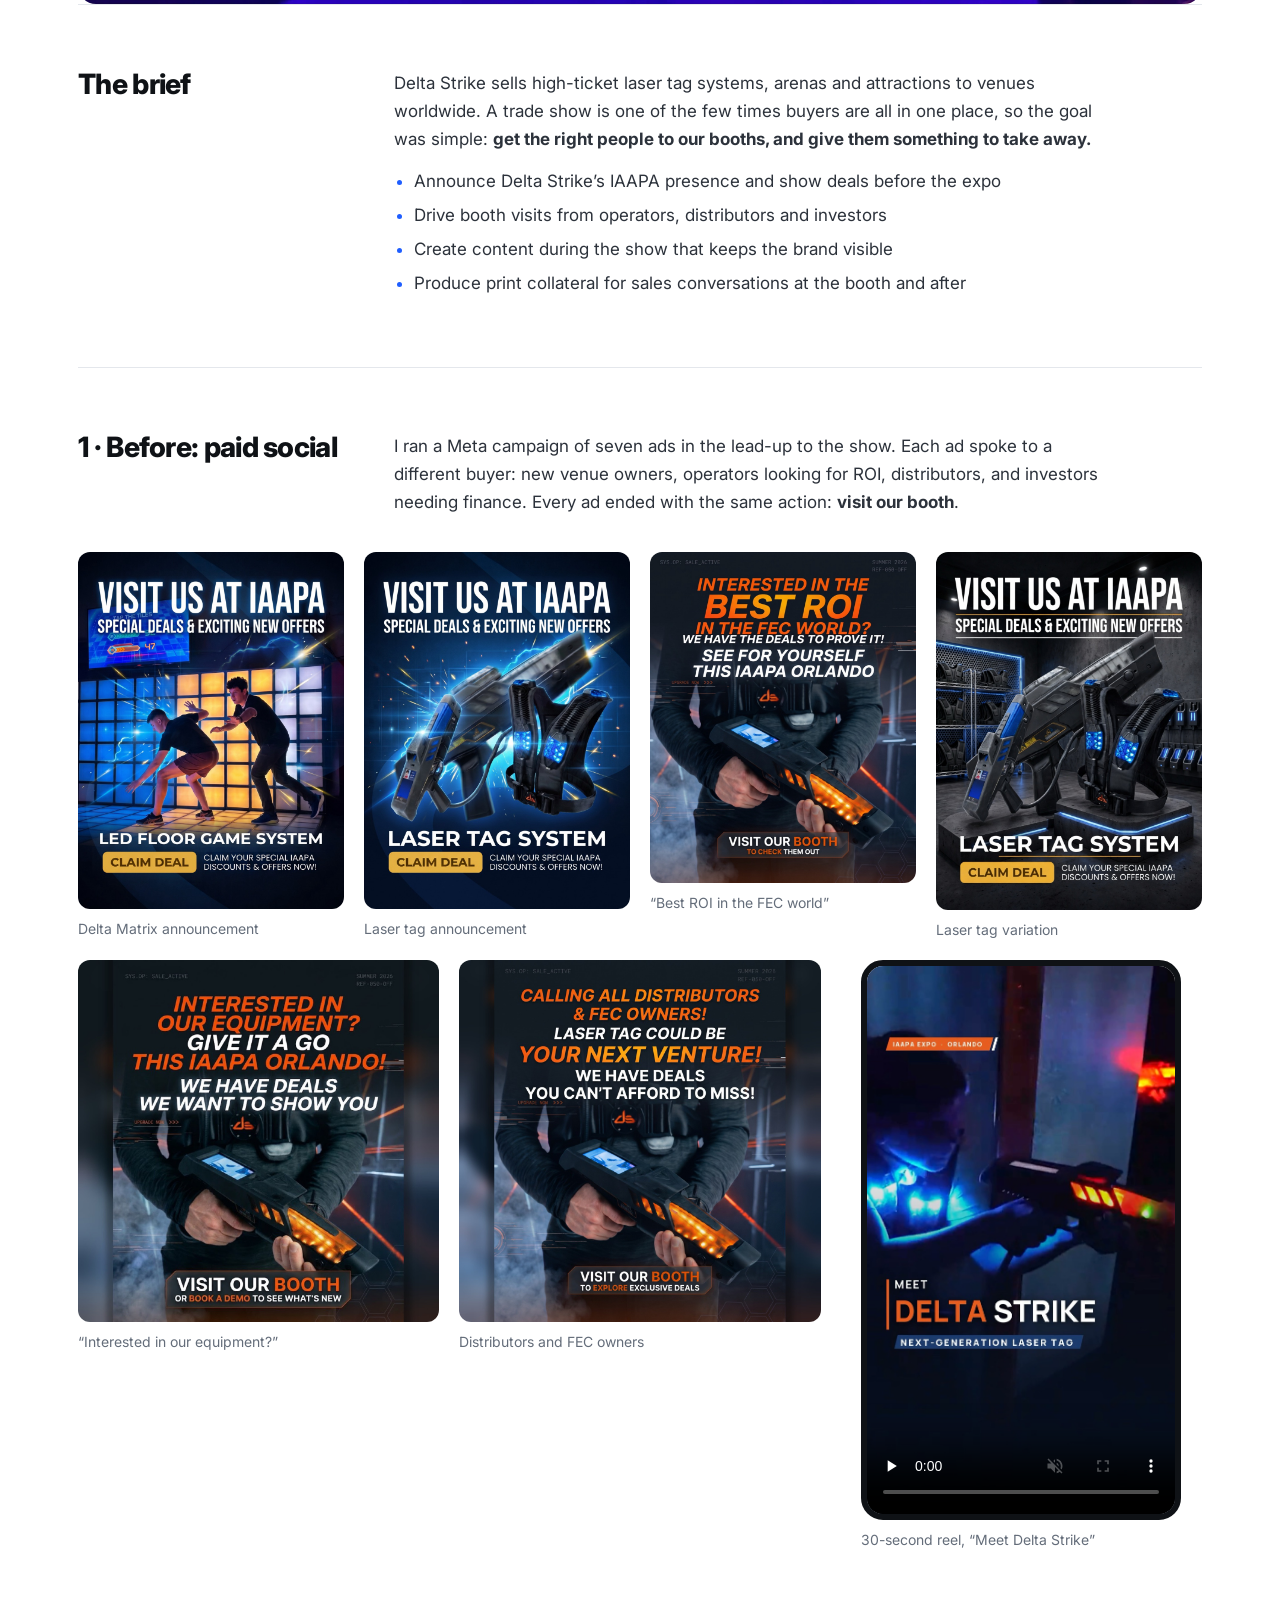
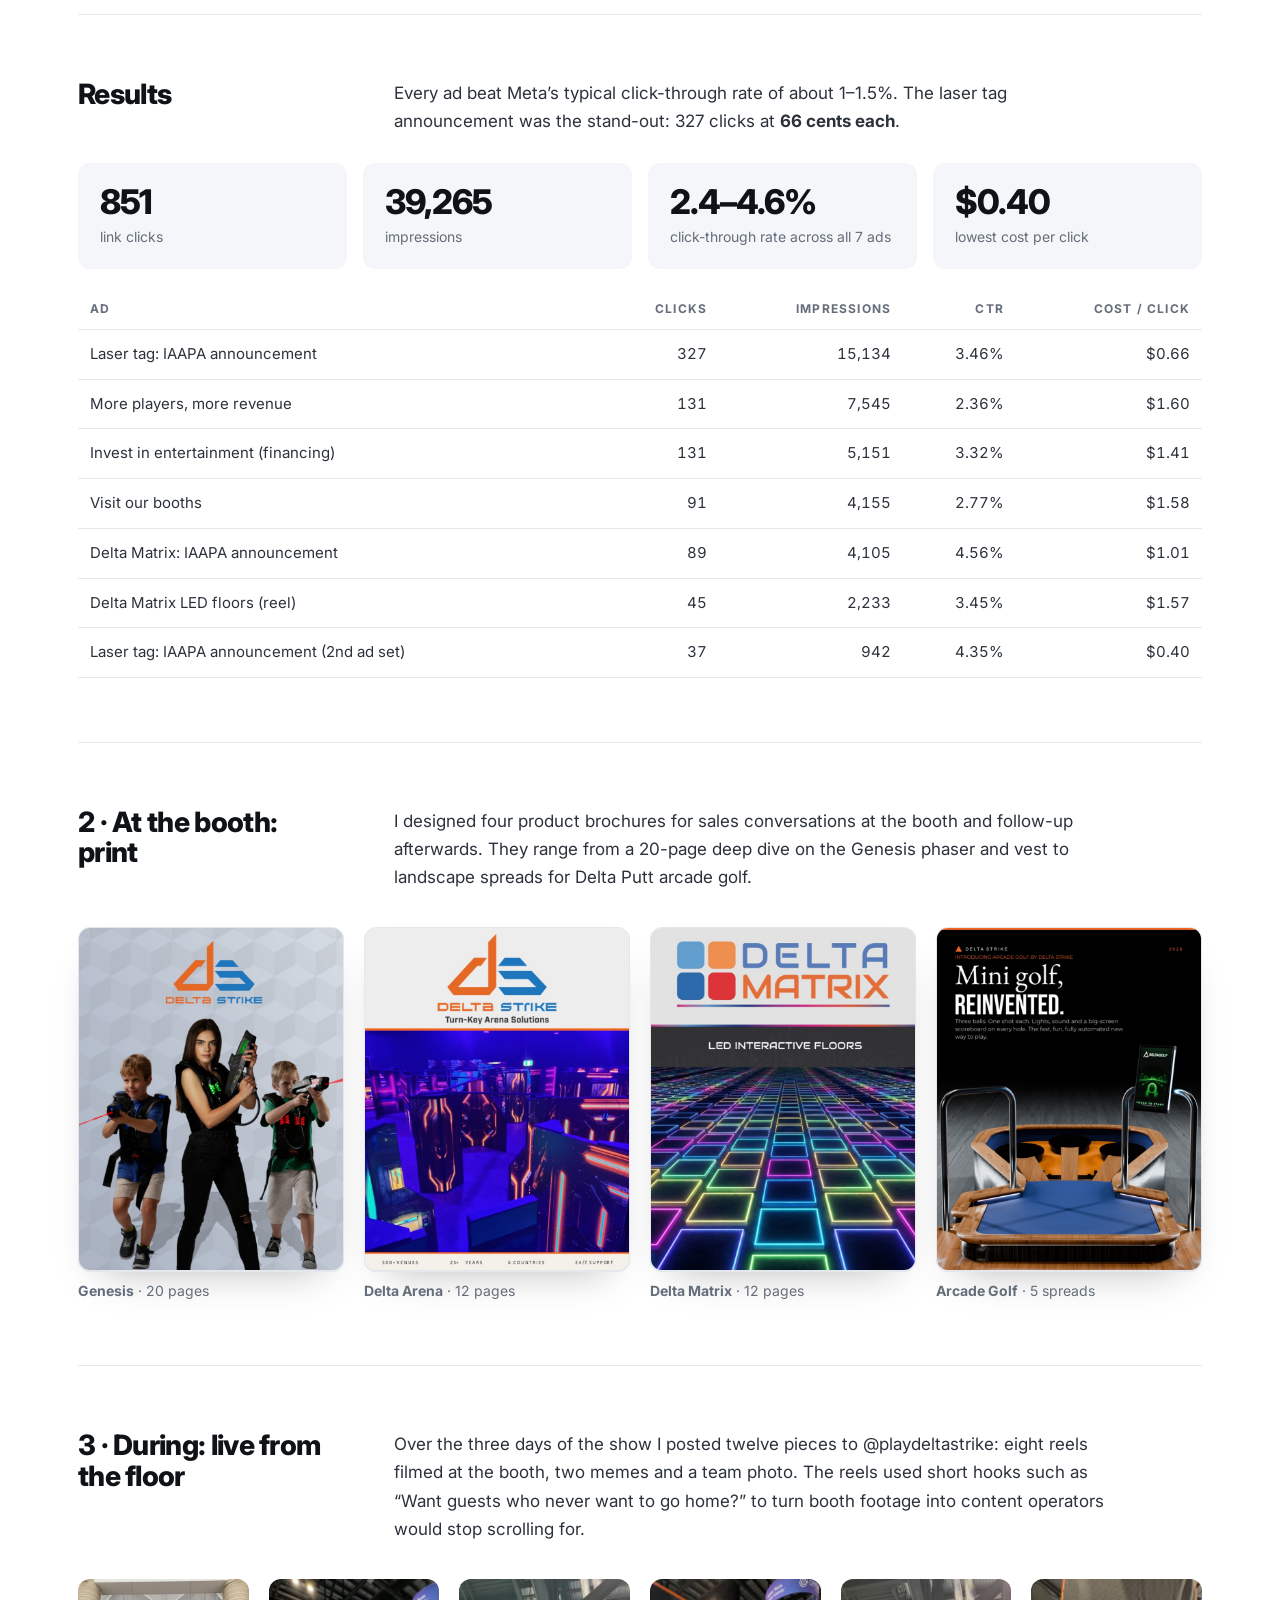
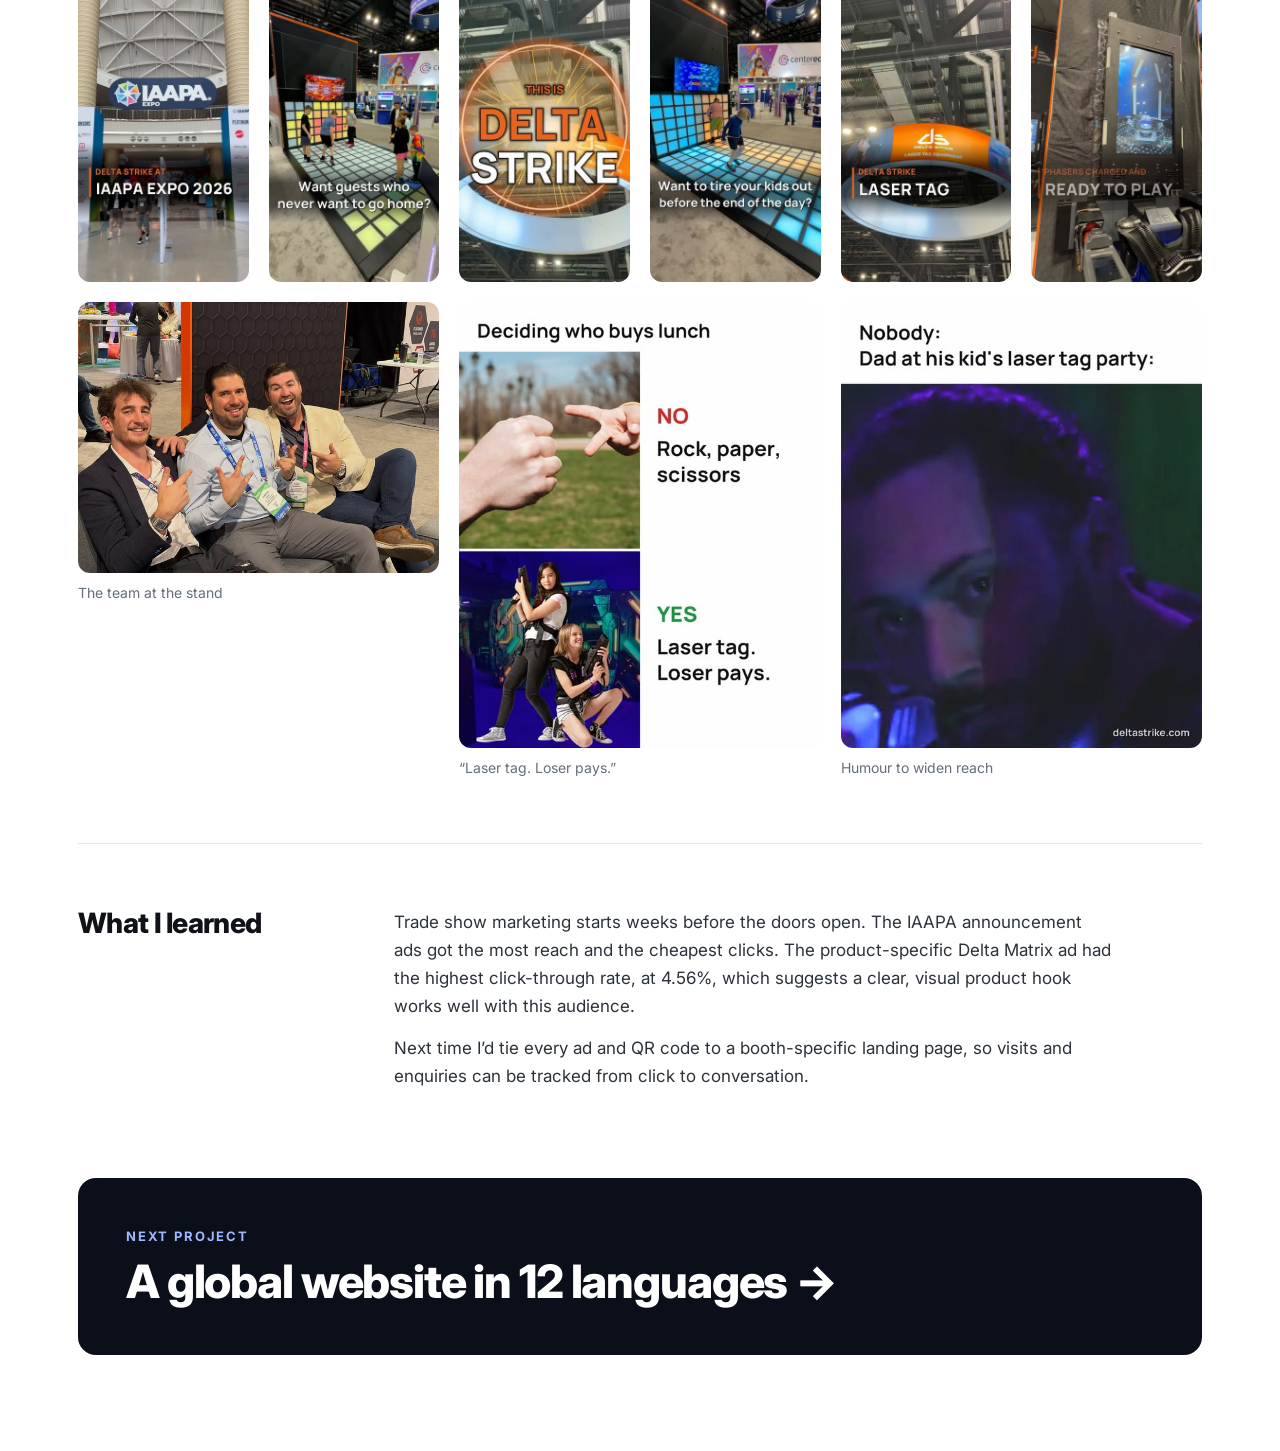
<file: work/iaapa-orlando.html>
<!doctype html>
<html lang="en">
<head>
<meta charset="utf-8">
<meta name="viewport" content="width=device-width, initial-scale=1">
<title>IAAPA Expo Orlando 2026 — Lawson Davey</title>
<meta name="description" content="Trade show campaign for Delta Strike at IAAPA Expo Orlando 2026: brochures, Meta ads and live social content.">
<link rel="preconnect" href="https://fonts.googleapis.com">
<link href="https://fonts.googleapis.com/css2?family=Inter:wght@400;500;600;700;800&display=swap" rel="stylesheet">
<link rel="stylesheet" href="../assets/style.css">
<noscript><style>.reveal{opacity:1;transform:none}</style></noscript>
</head>
<body>
<nav class="nav"><div class="wrap">
  <a class="brand" href="../index.html">Lawson Davey<span>Marketing Technologist</span></a>
  <ul><li><a href="../index.html#work" aria-current="page">Work</a></li><li><a href="../about.html">About</a></li><li class="hide-sm"><a href="../wiki/index.html">Wiki</a></li><li class="hide-sm"><a href="../resume.html">Resume</a></li><li><a class="cta" href="../index.html#contact">Contact</a></li></ul>
</div></nav>

<header class="cs-hero"><div class="wrap">
  <a class="back" href="../index.html#work">← All work</a>
  <div class="eyebrow">Delta Strike International · Trade show campaign</div>
  <h1>IAAPA Expo Orlando 2026: getting operators to the booth</h1>
  <p class="lede">IAAPA Expo is the attractions industry’s biggest trade show. Delta Strike had two booths there to meet family entertainment centre operators and distributors. I produced the campaign around it, from printed brochures and paid social before the show to live content from the show floor.</p>
  <dl class="facts">
    <div><dt>Role</dt><dd>Marketing Specialist: campaign, design, content, ads</dd></div>
    <div><dt>When</dt><dd>Oct–Nov 2026 · show 18–20 Nov</dd></div>
    <div><dt>Where</dt><dd>Orlando, Florida · Booths S4281 &amp; S4278</dd></div>
    <div><dt>Tools</dt><dd>Meta Ads Manager, Adobe CC, DaVinci Resolve, Instagram</dd></div>
  </dl>
</div></header>

<div class="wrap">
  <div class="cover reveal"><img src="../assets/web/arena.jpg" alt="A Delta Strike laser tag arena"></div>

  <div class="block prose">
    <h2>The brief</h2>
    <div class="body">
      <p>Delta Strike sells high-ticket laser tag systems, arenas and attractions to venues worldwide. A trade show is one of the few times buyers are all in one place, so the goal was simple: <b>get the right people to our booths, and give them something to take away.</b></p>
      <ul>
        <li>Announce Delta Strike’s IAAPA presence and show deals before the expo</li>
        <li>Drive booth visits from operators, distributors and investors</li>
        <li>Create content during the show that keeps the brand visible</li>
        <li>Produce print collateral for sales conversations at the booth and after</li>
      </ul>
    </div>
  </div>

  <div class="block">
    <div class="prose" style="margin-bottom:36px">
      <h2>1 · Before: paid social</h2>
      <div class="body">
        <p>I ran a Meta campaign of seven ads in the lead-up to the show. Each ad spoke to a different buyer: new venue owners, operators looking for ROI, distributors, and investors needing finance. Every ad ended with the same action: <b>visit our booth</b>.</p>
      </div>
    </div>
    <div class="gallery g4 reveal">
      <figure><img src="../assets/iaapa/01-visit-us-at-iaapa-led-floor.jpg" alt="Visit us at IAAPA, LED floor ad"><figcaption>Delta Matrix announcement</figcaption></figure>
      <figure><img src="../assets/iaapa/02-visit-us-at-iaapa-laser-tag.jpg" alt="Visit us at IAAPA, laser tag ad"><figcaption>Laser tag announcement</figcaption></figure>
      <figure><img src="../assets/iaapa/05-best-roi-in-the-fec-world-portrait.jpg" alt="Best ROI in the FEC world ad"><figcaption>“Best ROI in the FEC world”</figcaption></figure>
      <figure><img src="../assets/iaapa/03-visit-us-at-iaapa-laser-tag-alt.jpg" alt="Laser tag system ad variation"><figcaption>Laser tag variation</figcaption></figure>
    </div>
    <div class="gallery g3 reveal" style="margin-top:20px">
      <figure><img src="../assets/iaapa/06-interested-in-our-equipment.jpg" alt="Interested in our equipment ad"><figcaption>“Interested in our equipment?”</figcaption></figure>
      <figure><img src="../assets/iaapa/07-calling-all-distributors.jpg" alt="Calling all distributors ad"><figcaption>Distributors and FEC owners</figcaption></figure>
      <figure class="phone"><video src="../assets/iaapa/reel.mp4" poster="../assets/iaapa/08-reel-cover.jpg" controls muted playsinline preload="none"></video><figcaption>30-second reel, “Meet Delta Strike”</figcaption></figure>
    </div>
  </div>

  <div class="block">
    <div class="prose" style="margin-bottom:28px">
      <h2>Results</h2>
      <div class="body"><p>Every ad beat Meta’s typical click-through rate of about 1–1.5%. The laser tag announcement was the stand-out: 327 clicks at <b>66 cents each</b>.</p></div>
    </div>
    <div class="results reveal">
      <div class="result"><b>851</b><span>link clicks</span></div>
      <div class="result"><b>39,265</b><span>impressions</span></div>
      <div class="result"><b>2.4–4.6%</b><span>click-through rate across all 7 ads</span></div>
      <div class="result"><b>$0.40</b><span>lowest cost per click</span></div>
    </div>
    <div class="table-wrap reveal">
      <table class="table">
        <thead><tr><th>Ad</th><th class="num">Clicks</th><th class="num">Impressions</th><th class="num">CTR</th><th class="num">Cost / click</th></tr></thead>
        <tbody>
          <tr><td>Laser tag: IAAPA announcement</td><td class="num">327</td><td class="num">15,134</td><td class="num">3.46%</td><td class="num">$0.66</td></tr>
          <tr><td>More players, more revenue</td><td class="num">131</td><td class="num">7,545</td><td class="num">2.36%</td><td class="num">$1.60</td></tr>
          <tr><td>Invest in entertainment (financing)</td><td class="num">131</td><td class="num">5,151</td><td class="num">3.32%</td><td class="num">$1.41</td></tr>
          <tr><td>Visit our booths</td><td class="num">91</td><td class="num">4,155</td><td class="num">2.77%</td><td class="num">$1.58</td></tr>
          <tr><td>Delta Matrix: IAAPA announcement</td><td class="num">89</td><td class="num">4,105</td><td class="num">4.56%</td><td class="num">$1.01</td></tr>
          <tr><td>Delta Matrix LED floors (reel)</td><td class="num">45</td><td class="num">2,233</td><td class="num">3.45%</td><td class="num">$1.57</td></tr>
          <tr><td>Laser tag: IAAPA announcement (2nd ad set)</td><td class="num">37</td><td class="num">942</td><td class="num">4.35%</td><td class="num">$0.40</td></tr>
        </tbody>
      </table>
    </div>
  </div>

  <div class="block">
    <div class="prose" style="margin-bottom:36px">
      <h2>2 · At the booth: print</h2>
      <div class="body"><p>I designed four product brochures for sales conversations at the booth and follow-up afterwards. They range from a 20-page deep dive on the Genesis phaser and vest to landscape spreads for Delta Putt arcade golf.</p></div>
    </div>
    <div class="gallery g4 reveal">
      <figure class="shadow"><img src="../assets/iaapa/genesis-brochure.jpg" alt="Genesis brochure cover"><figcaption><b>Genesis</b> · 20 pages</figcaption></figure>
      <figure class="shadow"><img src="../assets/iaapa/delta-arena-brochure.jpg" alt="Delta Arena brochure cover"><figcaption><b>Delta Arena</b> · 12 pages</figcaption></figure>
      <figure class="shadow"><img src="../assets/iaapa/delta-matrix-brochure.jpg" alt="Delta Matrix brochure cover"><figcaption><b>Delta Matrix</b> · 12 pages</figcaption></figure>
      <figure class="shadow"><img src="../assets/iaapa/arcade-golf-brochure.jpg" alt="Arcade Golf brochure cover"><figcaption><b>Arcade Golf</b> · 5 spreads</figcaption></figure>
    </div>
  </div>

  <div class="block">
    <div class="prose" style="margin-bottom:36px">
      <h2>3 · During: live from the floor</h2>
      <div class="body"><p>Over the three days of the show I posted twelve pieces to @playdeltastrike: eight reels filmed at the booth, two memes and a team photo. The reels used short hooks such as “Want guests who never want to go home?” to turn booth footage into content operators would stop scrolling for.</p></div>
    </div>
    <div class="gallery g6 reveal">
      <figure><img src="../assets/iaapa/ig-08-reel.jpg" alt="Arriving at IAAPA Expo 2026"></figure>
      <figure><img src="../assets/iaapa/ig-05-reel.jpg" alt="Want guests who never want to go home reel"></figure>
      <figure><img src="../assets/iaapa/ig-06-reel.jpg" alt="This is Delta Strike reel"></figure>
      <figure><img src="../assets/iaapa/ig-07-reel.jpg" alt="Tire your kids out reel"></figure>
      <figure><img src="../assets/iaapa/ig-11-reel.jpg" alt="Delta Strike laser tag booth reel"></figure>
      <figure><img src="../assets/iaapa/ig-12-reel.jpg" alt="Phasers charged and ready to play reel"></figure>
    </div>
    <div class="gallery g3 reveal" style="margin-top:20px">
      <figure><img src="../assets/iaapa/ig-01-post.jpg" alt="Team photo at the booth"><figcaption>The team at the stand</figcaption></figure>
      <figure><img src="../assets/iaapa/ig-02-post.jpg" alt="Laser tag, loser pays meme"><figcaption>“Laser tag. Loser pays.”</figcaption></figure>
      <figure><img src="../assets/iaapa/ig-03-post.jpg" alt="Dad at his kid's laser tag party meme"><figcaption>Humour to widen reach</figcaption></figure>
    </div>
  </div>

  <div class="block prose">
    <h2>What I learned</h2>
    <div class="body">
      <p>Trade show marketing starts weeks before the doors open. The IAAPA announcement ads got the most reach and the cheapest clicks. The product-specific Delta Matrix ad had the highest click-through rate, at 4.56%, which suggests a clear, visual product hook works well with this audience.</p>
      <p>Next time I’d tie every ad and QR code to a booth-specific landing page, so visits and enquiries can be tracked from click to conversation.</p>
    </div>
  </div>

  <a class="next reveal" href="delta-strike-website.html"><div class="eyebrow">Next project</div><h2>A global website in 12 languages →</h2></a>
</div>

<script src="../assets/site.js"></script>
</body>
</html>
</file>
<file: assets/style.css>
/* Lawson Davey — portfolio. One stylesheet for every page. */
:root {
  --ink: #0f1216;
  --body: #2c323b;
  --muted: #646d7a;
  --line: #e4e7ec;
  --soft: #f4f6f9;
  --bg: #ffffff;
  --accent: #1f5eff;
  --accent-ink: #0f3fc4;
  --accent-soft: #eef3ff;
  --dark: #0b0f1a;
  --dark-2: #141a2a;
  --dark-line: rgba(255,255,255,.12);
  --radius: 14px;
  --wrap: 1180px;
}
* { box-sizing: border-box; margin: 0; padding: 0; }
html { scroll-behavior: smooth; }
body {
  font-family: Inter, "Helvetica Neue", Arial, sans-serif;
  color: var(--body); background: var(--bg);
  font-size: 17px; line-height: 1.65;
  -webkit-font-smoothing: antialiased;
}
img, video { display: block; max-width: 100%; }
a { color: inherit; }
.wrap { max-width: var(--wrap); margin: 0 auto; padding: 0 28px; }

/* ---------- Nav ---------- */
.nav { position: sticky; top: 0; z-index: 20; background: rgba(255,255,255,.88); backdrop-filter: saturate(160%) blur(12px); -webkit-backdrop-filter: saturate(160%) blur(12px); border-bottom: 1px solid var(--line); }
.nav .wrap { display: flex; align-items: center; justify-content: space-between; height: 64px; gap: 16px; }
.brand { font-weight: 700; color: var(--ink); text-decoration: none; letter-spacing: -0.01em; font-size: 17px; }
.brand span { color: var(--muted); font-weight: 500; margin-left: 8px; font-size: 14px; }
.nav ul { display: flex; gap: 6px; list-style: none; }
.nav ul a { text-decoration: none; font-size: 15px; font-weight: 500; color: var(--body); padding: 8px 12px; border-radius: 8px; }
.nav ul a:hover, .nav ul a[aria-current="page"] { background: var(--soft); color: var(--ink); }
.nav .cta { background: var(--ink); color: #fff !important; }
.nav .cta:hover { background: var(--accent) !important; }

/* ---------- Type ---------- */
.eyebrow { font-size: 13px; font-weight: 700; letter-spacing: .14em; text-transform: uppercase; color: var(--accent); }
h1, h2, h3 { color: var(--ink); letter-spacing: -0.025em; line-height: 1.08; }
h1 { font-size: clamp(40px, 6.4vw, 76px); font-weight: 800; }
h2 { font-size: clamp(30px, 4vw, 46px); font-weight: 800; }
h3 { font-size: 22px; font-weight: 700; letter-spacing: -0.015em; line-height: 1.25; }
.lede { font-size: clamp(18px, 2vw, 21px); color: var(--body); max-width: 680px; }
p + p { margin-top: 14px; }
section { padding: 96px 0; }
.section-head { display: flex; justify-content: space-between; align-items: end; gap: 24px; margin-bottom: 40px; flex-wrap: wrap; }
.section-head p { max-width: 460px; color: var(--muted); }

/* ---------- Buttons ---------- */
.btns { display: flex; gap: 12px; flex-wrap: wrap; margin-top: 32px; }
.btn { display: inline-flex; align-items: center; gap: 8px; text-decoration: none; font-weight: 600; font-size: 15px; padding: 13px 20px; border-radius: 10px; border: 1px solid var(--ink); background: var(--ink); color: #fff; transition: background .15s, border-color .15s, color .15s; }
.btn:hover { background: var(--accent); border-color: var(--accent); }
.btn.ghost { background: transparent; color: var(--ink); border-color: var(--line); }
.btn.ghost:hover { border-color: var(--ink); background: transparent; }

/* ---------- Home hero ---------- */
.hero { padding: 88px 0 72px; }
.hero-grid { display: grid; grid-template-columns: minmax(0, 1fr) 300px; gap: 56px; align-items: end; }
.hero h1 em { font-style: normal; color: var(--accent); }
.hero .lede { margin-top: 24px; }
.portrait { border-radius: 18px; overflow: hidden; aspect-ratio: 4/5; background: var(--soft); }
.portrait img { width: 100%; height: 100%; object-fit: cover; object-position: 50% 30%; }
.portrait-cap { font-size: 14px; color: var(--muted); margin-top: 12px; }
.portrait-cap b { color: var(--ink); font-weight: 600; display: block; }

.stats { display: grid; grid-template-columns: repeat(4, minmax(0, 1fr)); border-top: 1px solid var(--line); border-bottom: 1px solid var(--line); margin-top: 72px; }
.stat { padding: 26px 24px 26px 0; }
.stat + .stat { padding-left: 24px; border-left: 1px solid var(--line); }
.stat b { display: block; font-size: clamp(30px, 3.6vw, 42px); font-weight: 800; letter-spacing: -0.03em; color: var(--ink); line-height: 1; }
.stat span { display: block; font-size: 14px; color: var(--muted); margin-top: 8px; line-height: 1.4; }

/* ---------- Work grid ---------- */
.work { display: grid; grid-template-columns: repeat(2, minmax(0, 1fr)); gap: 28px; }
.card { text-decoration: none; display: block; border-radius: var(--radius); overflow: hidden; background: var(--soft); transition: transform .25s ease, box-shadow .25s ease; }
.card:hover { transform: translateY(-4px); box-shadow: 0 18px 40px -18px rgba(15,18,22,.35); }
.card .thumb { aspect-ratio: 16/10; overflow: hidden; background: var(--dark); }
.card .thumb img { width: 100%; height: 100%; object-fit: cover; transition: transform .6s ease; }
.card:hover .thumb img { transform: scale(1.03); }
.card .meta { padding: 22px 24px 26px; }
.card .client { font-size: 13px; font-weight: 600; color: var(--muted); letter-spacing: .02em; }
.card h3 { margin-top: 6px; }
.card p { font-size: 15.5px; color: var(--body); margin-top: 8px; }
.tags { display: flex; flex-wrap: wrap; gap: 6px; margin-top: 14px; }
.tags span { font-size: 12.5px; font-weight: 500; padding: 4px 10px; border-radius: 99px; background: #fff; border: 1px solid var(--line); color: var(--body); }
.card.wide { grid-column: 1 / -1; display: grid; grid-template-columns: 1.35fr 1fr; }
.card.wide .thumb { aspect-ratio: auto; height: 440px; }
.thumb.trio { display: grid; grid-template-columns: repeat(3, 1fr); gap: 10px; padding: 26px; background: radial-gradient(120% 120% at 30% 0%, #1b2a5c 0%, var(--dark) 60%); }
.thumb.trio img { height: 100%; object-fit: cover; border-radius: 8px; box-shadow: 0 16px 30px -12px rgba(0,0,0,.6); }
.thumb.trio img:nth-child(2) { transform: translateY(-8px); }
.card:hover .thumb.trio img { transform: none; }
.card.wide .meta { padding: 40px; align-self: center; }
.card.wide h3 { font-size: 30px; line-height: 1.12; }
.card.small { background: #fff; border: 1px solid var(--line); }
.card.small .meta { padding: 28px; }
.card .go { display: inline-block; margin-top: 16px; font-weight: 600; font-size: 15px; color: var(--accent); }

/* ---------- Capabilities (dark band) ---------- */
.dark { background: var(--dark); color: #c8cede; }
.dark h2, .dark h3 { color: #fff; }
.dark .eyebrow { color: #7aa2ff; }
.caps { display: grid; grid-template-columns: repeat(3, minmax(0, 1fr)); gap: 1px; background: var(--dark-line); border: 1px solid var(--dark-line); border-radius: var(--radius); overflow: hidden; }
.cap { background: var(--dark); padding: 30px; }
.cap .n { font-size: 13px; font-weight: 700; color: #7aa2ff; letter-spacing: .08em; }
.cap h3 { margin: 10px 0 10px; font-size: 20px; }
.cap p { font-size: 15px; line-height: 1.6; color: #aeb6c8; }

/* ---------- Case study pages ---------- */
.cs-hero { padding: 72px 0 40px; }
.back { display: inline-block; text-decoration: none; font-size: 14px; font-weight: 600; color: var(--muted); margin-bottom: 28px; }
.back:hover { color: var(--ink); }
.cs-hero h1 { font-size: clamp(38px, 5.6vw, 66px); max-width: 980px; margin-top: 14px; }
.cs-hero .lede { margin-top: 22px; }
.facts { display: grid; grid-template-columns: repeat(4, minmax(0, 1fr)); gap: 24px; margin-top: 48px; padding-top: 28px; border-top: 1px solid var(--line); }
.facts dt { font-size: 12.5px; font-weight: 700; letter-spacing: .1em; text-transform: uppercase; color: var(--muted); }
.facts dd { margin-top: 6px; font-size: 15.5px; color: var(--ink); font-weight: 500; line-height: 1.45; }
.cover { margin-top: 8px; }
.cover img { width: 100%; border-radius: 18px; }
.prose { display: grid; grid-template-columns: 260px minmax(0, 1fr); gap: 56px; }
.prose h2 { font-size: 28px; position: sticky; top: 96px; align-self: start; }
.prose .body { max-width: 720px; }
.prose ul { margin: 14px 0 0 20px; }
.prose li { margin: 6px 0; }
.prose li::marker { color: var(--accent); }
.block { padding: 64px 0; border-top: 1px solid var(--line); }
.gallery { display: grid; gap: 20px; }
.g2 { grid-template-columns: repeat(2, minmax(0, 1fr)); }
.g3 { grid-template-columns: repeat(3, minmax(0, 1fr)); }
.g4 { grid-template-columns: repeat(4, minmax(0, 1fr)); }
.g6 { grid-template-columns: repeat(6, minmax(0, 1fr)); }
figure img, figure video { width: 100%; border-radius: 12px; background: var(--soft); }
figure.shadow img { box-shadow: 0 1px 0 var(--line), 0 20px 40px -24px rgba(15,18,22,.35); border: 1px solid var(--line); }
figcaption { font-size: 14px; color: var(--muted); margin-top: 10px; line-height: 1.45; }
.phone { max-width: 320px; margin: 0 auto; }
.phone video, .phone img { border-radius: 22px; border: 6px solid var(--ink); }
.results { display: grid; grid-template-columns: repeat(4, minmax(0, 1fr)); gap: 16px; }
.result { background: var(--soft); border-radius: 12px; padding: 22px; }
.result b { display: block; font-size: 34px; font-weight: 800; letter-spacing: -0.03em; color: var(--ink); line-height: 1; }
.result span { display: block; font-size: 14px; color: var(--muted); margin-top: 8px; line-height: 1.4; }
.table { width: 100%; border-collapse: collapse; font-size: 15px; margin-top: 20px; }
.table th { text-align: left; font-size: 12px; letter-spacing: .1em; text-transform: uppercase; color: var(--muted); padding: 10px 12px; border-bottom: 1px solid var(--line); font-weight: 700; }
.table td { padding: 12px; border-bottom: 1px solid var(--line); }
.table td.num { font-variant-numeric: tabular-nums; text-align: right; }
.table th.num { text-align: right; }
.table-wrap { overflow-x: auto; }
.quote { font-size: 20px; line-height: 1.5; color: var(--ink); border-left: 3px solid var(--accent); padding-left: 20px; margin: 24px 0; max-width: 680px; }
.quote cite { display: block; font-style: normal; font-size: 14px; color: var(--muted); margin-top: 8px; }
.next { display: block; text-decoration: none; background: var(--dark); color: #fff; border-radius: 18px; padding: 48px; margin: 24px 0 96px; transition: background .2s; }
.next:hover { background: var(--accent); }
.next .eyebrow { color: #9fb8ff; }
.next h2 { color: #fff; margin-top: 10px; }
.callout { background: var(--accent-soft); border-radius: 12px; padding: 20px 22px; margin-top: 20px; font-size: 15.5px; }
.callout b { color: var(--accent-ink); }

/* ---------- About & resume ---------- */
.about-grid { display: grid; grid-template-columns: 360px minmax(0, 1fr); gap: 64px; align-items: start; }
.about-grid .portrait { position: sticky; top: 96px; }
.cv { display: grid; grid-template-columns: minmax(0, 1fr) 320px; gap: 56px; }
.cv h2 { font-size: 15px; letter-spacing: .14em; text-transform: uppercase; color: var(--muted); font-weight: 700; border-bottom: 1px solid var(--line); padding-bottom: 10px; margin: 44px 0 20px; }
.cv h2:first-child { margin-top: 0; }
.job { margin-bottom: 30px; }
.job-head { display: flex; justify-content: space-between; gap: 16px; flex-wrap: wrap; align-items: baseline; }
.job-head h3 { font-size: 19px; }
.job-head .when { font-size: 14px; color: var(--muted); white-space: nowrap; }
.job .org { font-size: 15px; color: var(--muted); margin-top: 2px; }
.job ul { margin: 10px 0 0 20px; font-size: 15.5px; }
.job li { margin: 5px 0; }
.job li::marker { color: var(--accent); }
.side-box { background: var(--soft); border-radius: var(--radius); padding: 26px; position: sticky; top: 96px; }
.side-box h3 { font-size: 13px; letter-spacing: .12em; text-transform: uppercase; color: var(--muted); margin: 22px 0 8px; }
.side-box h3:first-child { margin-top: 0; }
.side-box p, .side-box li { font-size: 15px; }
.side-box ul { list-style: none; }
.side-box a { color: var(--accent); text-decoration: none; }

/* ---------- Footer ---------- */
footer.site { background: var(--dark); color: #aeb6c8; padding: 88px 0 40px; }
footer.site h2 { color: #fff; max-width: 760px; }
footer.site .btns .btn { background: #fff; color: var(--ink); border-color: #fff; }
footer.site .btns .btn:hover { background: var(--accent); color: #fff; border-color: var(--accent); }
footer.site .btns .btn.ghost { background: transparent; color: #fff; border-color: var(--dark-line); }
footer.site .base { display: flex; justify-content: space-between; gap: 16px; flex-wrap: wrap; margin-top: 72px; padding-top: 24px; border-top: 1px solid var(--dark-line); font-size: 14px; }
footer.site a { color: #fff; text-decoration: none; }

/* ---------- Reveal ---------- */
.reveal { opacity: 0; transform: translateY(18px); transition: opacity .7s ease, transform .7s ease; }
.reveal.in { opacity: 1; transform: none; }
@media (prefers-reduced-motion: reduce) { .reveal { opacity: 1; transform: none; transition: none; } .card, .card .thumb img { transition: none; } }

/* ---------- Responsive ---------- */
@media (max-width: 980px) {
  .hero-grid, .about-grid, .cv, .prose { grid-template-columns: 1fr; gap: 32px; }
  .hero-grid .portrait-wrap { max-width: 260px; }
  .about-grid .portrait, .side-box, .prose h2 { position: static; }
  .card.wide { grid-template-columns: 1fr; }
  .card.wide .thumb { height: auto; aspect-ratio: 16/11; }
  .card.wide .meta { padding: 26px 24px 30px; }
  .caps { grid-template-columns: 1fr 1fr; }
  .facts, .results { grid-template-columns: repeat(2, minmax(0, 1fr)); }
  .g4, .g6 { grid-template-columns: repeat(3, minmax(0, 1fr)); }
}
@media (max-width: 680px) {
  body { font-size: 16px; }
  .wrap { padding: 0 16px; }
  .nav .wrap { height: 58px; }
  .brand span { display: none; }
  .nav ul a { padding: 7px 8px; font-size: 14px; }
  .nav ul li.hide-sm { display: none; }
  section { padding: 64px 0; }
  .hero { padding: 48px 0 40px; }
  .stats { grid-template-columns: 1fr 1fr; }
  .stat { padding: 20px 12px 20px 0; }
  .stat + .stat { padding-left: 12px; }
  .stat:nth-child(3) { border-left: 0; padding-left: 0; border-top: 1px solid var(--line); }
  .stat:nth-child(4) { border-top: 1px solid var(--line); }
  .work, .caps, .g2, .g3 { grid-template-columns: 1fr; }
  .g4, .g6 { grid-template-columns: repeat(2, minmax(0, 1fr)); }
  .next { padding: 32px 24px; }
  .block { padding: 48px 0; }
}
</file>
